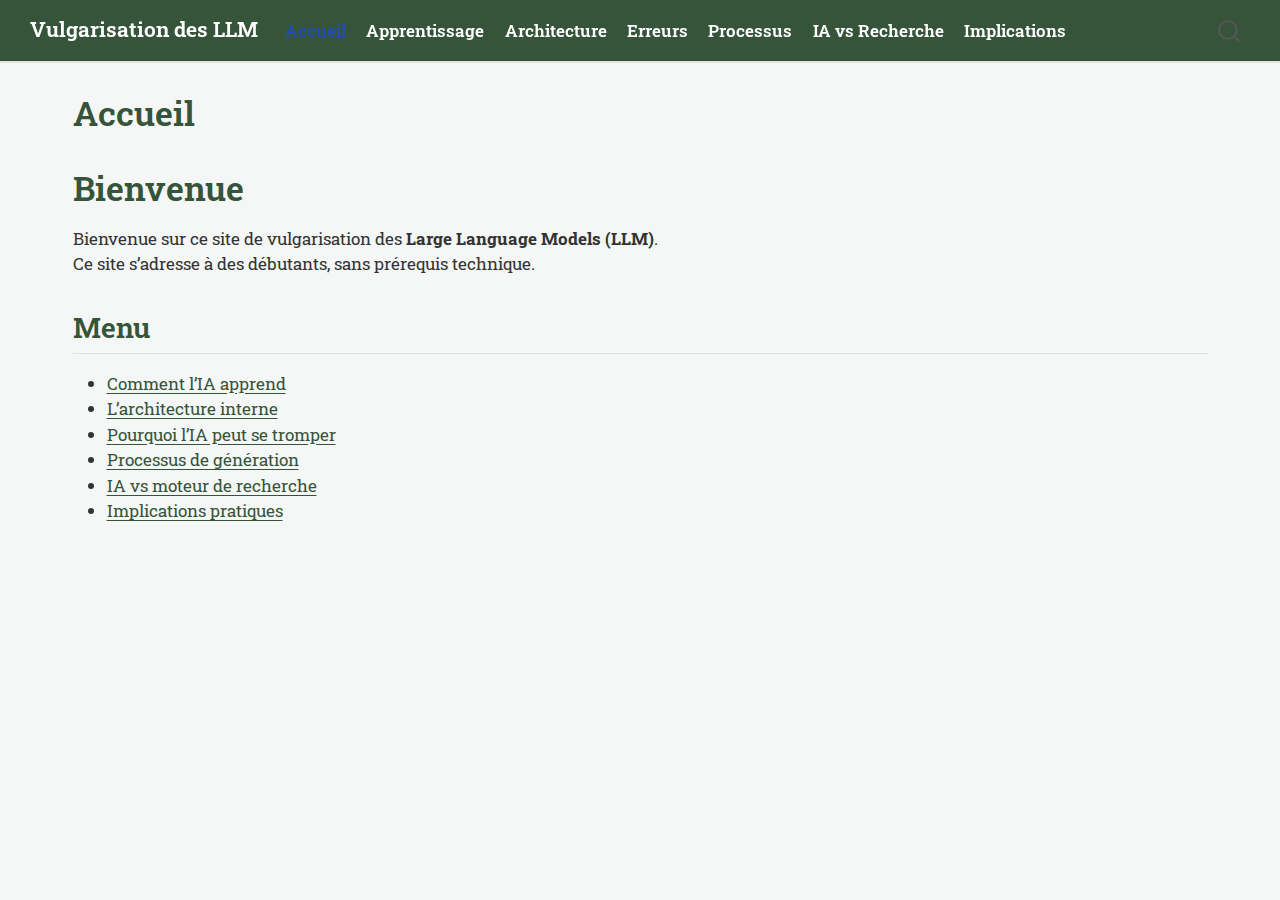
<file: index.html>
<!DOCTYPE html>
<html xmlns="http://www.w3.org/1999/xhtml" lang="en" xml:lang="en"><head>

<meta charset="utf-8">
<meta name="generator" content="quarto-1.7.32">

<meta name="viewport" content="width=device-width, initial-scale=1.0, user-scalable=yes">


<title>Accueil – Vulgarisation des LLM</title>
<style>
code{white-space: pre-wrap;}
span.smallcaps{font-variant: small-caps;}
div.columns{display: flex; gap: min(4vw, 1.5em);}
div.column{flex: auto; overflow-x: auto;}
div.hanging-indent{margin-left: 1.5em; text-indent: -1.5em;}
ul.task-list{list-style: none;}
ul.task-list li input[type="checkbox"] {
  width: 0.8em;
  margin: 0 0.8em 0.2em -1em; /* quarto-specific, see https://github.com/quarto-dev/quarto-cli/issues/4556 */ 
  vertical-align: middle;
}
</style>


<script src="site_libs/quarto-nav/quarto-nav.js"></script>
<script src="site_libs/quarto-nav/headroom.min.js"></script>
<script src="site_libs/clipboard/clipboard.min.js"></script>
<script src="site_libs/quarto-search/autocomplete.umd.js"></script>
<script src="site_libs/quarto-search/fuse.min.js"></script>
<script src="site_libs/quarto-search/quarto-search.js"></script>
<meta name="quarto:offset" content="./">
<script src="site_libs/quarto-html/quarto.js" type="module"></script>
<script src="site_libs/quarto-html/tabsets/tabsets.js" type="module"></script>
<script src="site_libs/quarto-html/popper.min.js"></script>
<script src="site_libs/quarto-html/tippy.umd.min.js"></script>
<script src="site_libs/quarto-html/anchor.min.js"></script>
<link href="site_libs/quarto-html/tippy.css" rel="stylesheet">
<link href="site_libs/quarto-html/quarto-syntax-highlighting-37eea08aefeeee20ff55810ff984fec1.css" rel="stylesheet" id="quarto-text-highlighting-styles">
<script src="site_libs/bootstrap/bootstrap.min.js"></script>
<link href="site_libs/bootstrap/bootstrap-icons.css" rel="stylesheet">
<link href="site_libs/bootstrap/bootstrap-dfb324f25d9b1687192fa8be62ac8f9c.min.css" rel="stylesheet" append-hash="true" id="quarto-bootstrap" data-mode="light">
<script id="quarto-search-options" type="application/json">{
  "location": "navbar",
  "copy-button": false,
  "collapse-after": 3,
  "panel-placement": "end",
  "type": "overlay",
  "limit": 50,
  "keyboard-shortcut": [
    "f",
    "/",
    "s"
  ],
  "show-item-context": false,
  "language": {
    "search-no-results-text": "No results",
    "search-matching-documents-text": "matching documents",
    "search-copy-link-title": "Copy link to search",
    "search-hide-matches-text": "Hide additional matches",
    "search-more-match-text": "more match in this document",
    "search-more-matches-text": "more matches in this document",
    "search-clear-button-title": "Clear",
    "search-text-placeholder": "",
    "search-detached-cancel-button-title": "Cancel",
    "search-submit-button-title": "Submit",
    "search-label": "Search"
  }
}</script>


<link rel="stylesheet" href="styles.css">
</head>

<body class="nav-fixed quarto-light">

<div id="quarto-search-results"></div>
  <header id="quarto-header" class="headroom fixed-top">
    <nav class="navbar navbar-expand-lg " data-bs-theme="dark">
      <div class="navbar-container container-fluid">
      <div class="navbar-brand-container mx-auto">
    <a class="navbar-brand" href="./index.html">
    <span class="navbar-title">Vulgarisation des LLM</span>
    </a>
  </div>
            <div id="quarto-search" class="" title="Search"></div>
          <button class="navbar-toggler" type="button" data-bs-toggle="collapse" data-bs-target="#navbarCollapse" aria-controls="navbarCollapse" role="menu" aria-expanded="false" aria-label="Toggle navigation" onclick="if (window.quartoToggleHeadroom) { window.quartoToggleHeadroom(); }">
  <span class="navbar-toggler-icon"></span>
</button>
          <div class="collapse navbar-collapse" id="navbarCollapse">
            <ul class="navbar-nav navbar-nav-scroll me-auto">
  <li class="nav-item">
    <a class="nav-link active" href="./index.html" aria-current="page"> 
<span class="menu-text">Accueil</span></a>
  </li>  
  <li class="nav-item">
    <a class="nav-link" href="./apprentissage.html"> 
<span class="menu-text">Apprentissage</span></a>
  </li>  
  <li class="nav-item">
    <a class="nav-link" href="./architecture.html"> 
<span class="menu-text">Architecture</span></a>
  </li>  
  <li class="nav-item">
    <a class="nav-link" href="./erreurs.html"> 
<span class="menu-text">Erreurs</span></a>
  </li>  
  <li class="nav-item">
    <a class="nav-link" href="./processus.html"> 
<span class="menu-text">Processus</span></a>
  </li>  
  <li class="nav-item">
    <a class="nav-link" href="./difference.html"> 
<span class="menu-text">IA vs Recherche</span></a>
  </li>  
  <li class="nav-item">
    <a class="nav-link" href="./implications.html"> 
<span class="menu-text">Implications</span></a>
  </li>  
</ul>
          </div> <!-- /navcollapse -->
            <div class="quarto-navbar-tools">
</div>
      </div> <!-- /container-fluid -->
    </nav>
</header>
<!-- content -->
<div id="quarto-content" class="quarto-container page-columns page-rows-contents page-layout-full page-navbar">
<!-- sidebar -->
<!-- margin-sidebar -->
    
<!-- main -->
<main class="content column-page" id="quarto-document-content">

<header id="title-block-header" class="quarto-title-block default">
<div class="quarto-title">
<h1 class="title">Accueil</h1>
</div>



<div class="quarto-title-meta column-page">

    
  
    
  </div>
  


</header>


<section id="bienvenue" class="level1">
<h1>Bienvenue</h1>
<p>Bienvenue sur ce site de vulgarisation des <strong>Large Language Models (LLM)</strong>.<br>
Ce site s’adresse à des débutants, sans prérequis technique.</p>
<section id="menu" class="level2">
<h2 class="anchored" data-anchor-id="menu">Menu</h2>
<ul>
<li><a href="./apprentissage.html">Comment l’IA apprend</a><br>
</li>
<li><a href="./architecture.html">L’architecture interne</a><br>
</li>
<li><a href="./erreurs.html">Pourquoi l’IA peut se tromper</a><br>
</li>
<li><a href="./processus.html">Processus de génération</a><br>
</li>
<li><a href="./difference.html">IA vs moteur de recherche</a><br>
</li>
<li><a href="./implications.html">Implications pratiques</a></li>
</ul>


</section>
</section>

</main> <!-- /main -->
<script id="quarto-html-after-body" type="application/javascript">
  window.document.addEventListener("DOMContentLoaded", function (event) {
    const icon = "";
    const anchorJS = new window.AnchorJS();
    anchorJS.options = {
      placement: 'right',
      icon: icon
    };
    anchorJS.add('.anchored');
    const isCodeAnnotation = (el) => {
      for (const clz of el.classList) {
        if (clz.startsWith('code-annotation-')) {                     
          return true;
        }
      }
      return false;
    }
    const onCopySuccess = function(e) {
      // button target
      const button = e.trigger;
      // don't keep focus
      button.blur();
      // flash "checked"
      button.classList.add('code-copy-button-checked');
      var currentTitle = button.getAttribute("title");
      button.setAttribute("title", "Copied!");
      let tooltip;
      if (window.bootstrap) {
        button.setAttribute("data-bs-toggle", "tooltip");
        button.setAttribute("data-bs-placement", "left");
        button.setAttribute("data-bs-title", "Copied!");
        tooltip = new bootstrap.Tooltip(button, 
          { trigger: "manual", 
            customClass: "code-copy-button-tooltip",
            offset: [0, -8]});
        tooltip.show();    
      }
      setTimeout(function() {
        if (tooltip) {
          tooltip.hide();
          button.removeAttribute("data-bs-title");
          button.removeAttribute("data-bs-toggle");
          button.removeAttribute("data-bs-placement");
        }
        button.setAttribute("title", currentTitle);
        button.classList.remove('code-copy-button-checked');
      }, 1000);
      // clear code selection
      e.clearSelection();
    }
    const getTextToCopy = function(trigger) {
        const codeEl = trigger.previousElementSibling.cloneNode(true);
        for (const childEl of codeEl.children) {
          if (isCodeAnnotation(childEl)) {
            childEl.remove();
          }
        }
        return codeEl.innerText;
    }
    const clipboard = new window.ClipboardJS('.code-copy-button:not([data-in-quarto-modal])', {
      text: getTextToCopy
    });
    clipboard.on('success', onCopySuccess);
    if (window.document.getElementById('quarto-embedded-source-code-modal')) {
      const clipboardModal = new window.ClipboardJS('.code-copy-button[data-in-quarto-modal]', {
        text: getTextToCopy,
        container: window.document.getElementById('quarto-embedded-source-code-modal')
      });
      clipboardModal.on('success', onCopySuccess);
    }
      var localhostRegex = new RegExp(/^(?:http|https):\/\/localhost\:?[0-9]*\//);
      var mailtoRegex = new RegExp(/^mailto:/);
        var filterRegex = new RegExp("https:\/\/MaryleneH\.github\.io\/Vulgarisation_LLM\/");
      var isInternal = (href) => {
          return filterRegex.test(href) || localhostRegex.test(href) || mailtoRegex.test(href);
      }
      // Inspect non-navigation links and adorn them if external
     var links = window.document.querySelectorAll('a[href]:not(.nav-link):not(.navbar-brand):not(.toc-action):not(.sidebar-link):not(.sidebar-item-toggle):not(.pagination-link):not(.no-external):not([aria-hidden]):not(.dropdown-item):not(.quarto-navigation-tool):not(.about-link)');
      for (var i=0; i<links.length; i++) {
        const link = links[i];
        if (!isInternal(link.href)) {
          // undo the damage that might have been done by quarto-nav.js in the case of
          // links that we want to consider external
          if (link.dataset.originalHref !== undefined) {
            link.href = link.dataset.originalHref;
          }
        }
      }
    function tippyHover(el, contentFn, onTriggerFn, onUntriggerFn) {
      const config = {
        allowHTML: true,
        maxWidth: 500,
        delay: 100,
        arrow: false,
        appendTo: function(el) {
            return el.parentElement;
        },
        interactive: true,
        interactiveBorder: 10,
        theme: 'quarto',
        placement: 'bottom-start',
      };
      if (contentFn) {
        config.content = contentFn;
      }
      if (onTriggerFn) {
        config.onTrigger = onTriggerFn;
      }
      if (onUntriggerFn) {
        config.onUntrigger = onUntriggerFn;
      }
      window.tippy(el, config); 
    }
    const noterefs = window.document.querySelectorAll('a[role="doc-noteref"]');
    for (var i=0; i<noterefs.length; i++) {
      const ref = noterefs[i];
      tippyHover(ref, function() {
        // use id or data attribute instead here
        let href = ref.getAttribute('data-footnote-href') || ref.getAttribute('href');
        try { href = new URL(href).hash; } catch {}
        const id = href.replace(/^#\/?/, "");
        const note = window.document.getElementById(id);
        if (note) {
          return note.innerHTML;
        } else {
          return "";
        }
      });
    }
    const xrefs = window.document.querySelectorAll('a.quarto-xref');
    const processXRef = (id, note) => {
      // Strip column container classes
      const stripColumnClz = (el) => {
        el.classList.remove("page-full", "page-columns");
        if (el.children) {
          for (const child of el.children) {
            stripColumnClz(child);
          }
        }
      }
      stripColumnClz(note)
      if (id === null || id.startsWith('sec-')) {
        // Special case sections, only their first couple elements
        const container = document.createElement("div");
        if (note.children && note.children.length > 2) {
          container.appendChild(note.children[0].cloneNode(true));
          for (let i = 1; i < note.children.length; i++) {
            const child = note.children[i];
            if (child.tagName === "P" && child.innerText === "") {
              continue;
            } else {
              container.appendChild(child.cloneNode(true));
              break;
            }
          }
          if (window.Quarto?.typesetMath) {
            window.Quarto.typesetMath(container);
          }
          return container.innerHTML
        } else {
          if (window.Quarto?.typesetMath) {
            window.Quarto.typesetMath(note);
          }
          return note.innerHTML;
        }
      } else {
        // Remove any anchor links if they are present
        const anchorLink = note.querySelector('a.anchorjs-link');
        if (anchorLink) {
          anchorLink.remove();
        }
        if (window.Quarto?.typesetMath) {
          window.Quarto.typesetMath(note);
        }
        if (note.classList.contains("callout")) {
          return note.outerHTML;
        } else {
          return note.innerHTML;
        }
      }
    }
    for (var i=0; i<xrefs.length; i++) {
      const xref = xrefs[i];
      tippyHover(xref, undefined, function(instance) {
        instance.disable();
        let url = xref.getAttribute('href');
        let hash = undefined; 
        if (url.startsWith('#')) {
          hash = url;
        } else {
          try { hash = new URL(url).hash; } catch {}
        }
        if (hash) {
          const id = hash.replace(/^#\/?/, "");
          const note = window.document.getElementById(id);
          if (note !== null) {
            try {
              const html = processXRef(id, note.cloneNode(true));
              instance.setContent(html);
            } finally {
              instance.enable();
              instance.show();
            }
          } else {
            // See if we can fetch this
            fetch(url.split('#')[0])
            .then(res => res.text())
            .then(html => {
              const parser = new DOMParser();
              const htmlDoc = parser.parseFromString(html, "text/html");
              const note = htmlDoc.getElementById(id);
              if (note !== null) {
                const html = processXRef(id, note);
                instance.setContent(html);
              } 
            }).finally(() => {
              instance.enable();
              instance.show();
            });
          }
        } else {
          // See if we can fetch a full url (with no hash to target)
          // This is a special case and we should probably do some content thinning / targeting
          fetch(url)
          .then(res => res.text())
          .then(html => {
            const parser = new DOMParser();
            const htmlDoc = parser.parseFromString(html, "text/html");
            const note = htmlDoc.querySelector('main.content');
            if (note !== null) {
              // This should only happen for chapter cross references
              // (since there is no id in the URL)
              // remove the first header
              if (note.children.length > 0 && note.children[0].tagName === "HEADER") {
                note.children[0].remove();
              }
              const html = processXRef(null, note);
              instance.setContent(html);
            } 
          }).finally(() => {
            instance.enable();
            instance.show();
          });
        }
      }, function(instance) {
      });
    }
        let selectedAnnoteEl;
        const selectorForAnnotation = ( cell, annotation) => {
          let cellAttr = 'data-code-cell="' + cell + '"';
          let lineAttr = 'data-code-annotation="' +  annotation + '"';
          const selector = 'span[' + cellAttr + '][' + lineAttr + ']';
          return selector;
        }
        const selectCodeLines = (annoteEl) => {
          const doc = window.document;
          const targetCell = annoteEl.getAttribute("data-target-cell");
          const targetAnnotation = annoteEl.getAttribute("data-target-annotation");
          const annoteSpan = window.document.querySelector(selectorForAnnotation(targetCell, targetAnnotation));
          const lines = annoteSpan.getAttribute("data-code-lines").split(",");
          const lineIds = lines.map((line) => {
            return targetCell + "-" + line;
          })
          let top = null;
          let height = null;
          let parent = null;
          if (lineIds.length > 0) {
              //compute the position of the single el (top and bottom and make a div)
              const el = window.document.getElementById(lineIds[0]);
              top = el.offsetTop;
              height = el.offsetHeight;
              parent = el.parentElement.parentElement;
            if (lineIds.length > 1) {
              const lastEl = window.document.getElementById(lineIds[lineIds.length - 1]);
              const bottom = lastEl.offsetTop + lastEl.offsetHeight;
              height = bottom - top;
            }
            if (top !== null && height !== null && parent !== null) {
              // cook up a div (if necessary) and position it 
              let div = window.document.getElementById("code-annotation-line-highlight");
              if (div === null) {
                div = window.document.createElement("div");
                div.setAttribute("id", "code-annotation-line-highlight");
                div.style.position = 'absolute';
                parent.appendChild(div);
              }
              div.style.top = top - 2 + "px";
              div.style.height = height + 4 + "px";
              div.style.left = 0;
              let gutterDiv = window.document.getElementById("code-annotation-line-highlight-gutter");
              if (gutterDiv === null) {
                gutterDiv = window.document.createElement("div");
                gutterDiv.setAttribute("id", "code-annotation-line-highlight-gutter");
                gutterDiv.style.position = 'absolute';
                const codeCell = window.document.getElementById(targetCell);
                const gutter = codeCell.querySelector('.code-annotation-gutter');
                gutter.appendChild(gutterDiv);
              }
              gutterDiv.style.top = top - 2 + "px";
              gutterDiv.style.height = height + 4 + "px";
            }
            selectedAnnoteEl = annoteEl;
          }
        };
        const unselectCodeLines = () => {
          const elementsIds = ["code-annotation-line-highlight", "code-annotation-line-highlight-gutter"];
          elementsIds.forEach((elId) => {
            const div = window.document.getElementById(elId);
            if (div) {
              div.remove();
            }
          });
          selectedAnnoteEl = undefined;
        };
          // Handle positioning of the toggle
      window.addEventListener(
        "resize",
        throttle(() => {
          elRect = undefined;
          if (selectedAnnoteEl) {
            selectCodeLines(selectedAnnoteEl);
          }
        }, 10)
      );
      function throttle(fn, ms) {
      let throttle = false;
      let timer;
        return (...args) => {
          if(!throttle) { // first call gets through
              fn.apply(this, args);
              throttle = true;
          } else { // all the others get throttled
              if(timer) clearTimeout(timer); // cancel #2
              timer = setTimeout(() => {
                fn.apply(this, args);
                timer = throttle = false;
              }, ms);
          }
        };
      }
        // Attach click handler to the DT
        const annoteDls = window.document.querySelectorAll('dt[data-target-cell]');
        for (const annoteDlNode of annoteDls) {
          annoteDlNode.addEventListener('click', (event) => {
            const clickedEl = event.target;
            if (clickedEl !== selectedAnnoteEl) {
              unselectCodeLines();
              const activeEl = window.document.querySelector('dt[data-target-cell].code-annotation-active');
              if (activeEl) {
                activeEl.classList.remove('code-annotation-active');
              }
              selectCodeLines(clickedEl);
              clickedEl.classList.add('code-annotation-active');
            } else {
              // Unselect the line
              unselectCodeLines();
              clickedEl.classList.remove('code-annotation-active');
            }
          });
        }
    const findCites = (el) => {
      const parentEl = el.parentElement;
      if (parentEl) {
        const cites = parentEl.dataset.cites;
        if (cites) {
          return {
            el,
            cites: cites.split(' ')
          };
        } else {
          return findCites(el.parentElement)
        }
      } else {
        return undefined;
      }
    };
    var bibliorefs = window.document.querySelectorAll('a[role="doc-biblioref"]');
    for (var i=0; i<bibliorefs.length; i++) {
      const ref = bibliorefs[i];
      const citeInfo = findCites(ref);
      if (citeInfo) {
        tippyHover(citeInfo.el, function() {
          var popup = window.document.createElement('div');
          citeInfo.cites.forEach(function(cite) {
            var citeDiv = window.document.createElement('div');
            citeDiv.classList.add('hanging-indent');
            citeDiv.classList.add('csl-entry');
            var biblioDiv = window.document.getElementById('ref-' + cite);
            if (biblioDiv) {
              citeDiv.innerHTML = biblioDiv.innerHTML;
            }
            popup.appendChild(citeDiv);
          });
          return popup.innerHTML;
        });
      }
    }
  });
  </script>
</div> <!-- /content -->




</body></html>
</file>
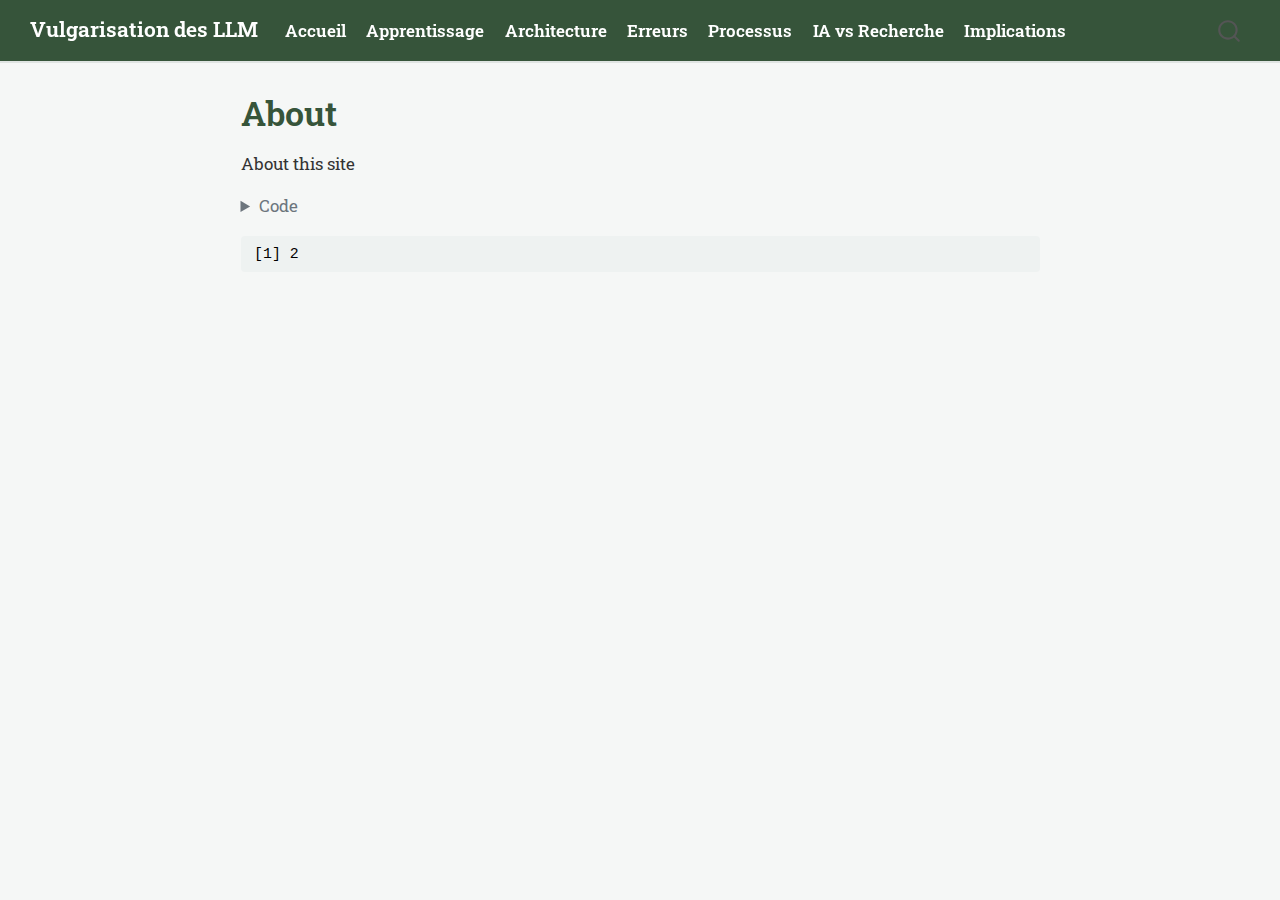
<file: about.html>
<!DOCTYPE html>
<html xmlns="http://www.w3.org/1999/xhtml" lang="en" xml:lang="en"><head>

<meta charset="utf-8">
<meta name="generator" content="quarto-1.7.32">

<meta name="viewport" content="width=device-width, initial-scale=1.0, user-scalable=yes">


<title>About – Vulgarisation des LLM</title>
<style>
code{white-space: pre-wrap;}
span.smallcaps{font-variant: small-caps;}
div.columns{display: flex; gap: min(4vw, 1.5em);}
div.column{flex: auto; overflow-x: auto;}
div.hanging-indent{margin-left: 1.5em; text-indent: -1.5em;}
ul.task-list{list-style: none;}
ul.task-list li input[type="checkbox"] {
  width: 0.8em;
  margin: 0 0.8em 0.2em -1em; /* quarto-specific, see https://github.com/quarto-dev/quarto-cli/issues/4556 */ 
  vertical-align: middle;
}
/* CSS for syntax highlighting */
html { -webkit-text-size-adjust: 100%; }
pre > code.sourceCode { white-space: pre; position: relative; }
pre > code.sourceCode > span { display: inline-block; line-height: 1.25; }
pre > code.sourceCode > span:empty { height: 1.2em; }
.sourceCode { overflow: visible; }
code.sourceCode > span { color: inherit; text-decoration: inherit; }
div.sourceCode { margin: 1em 0; }
pre.sourceCode { margin: 0; }
@media screen {
div.sourceCode { overflow: auto; }
}
@media print {
pre > code.sourceCode { white-space: pre-wrap; }
pre > code.sourceCode > span { text-indent: -5em; padding-left: 5em; }
}
pre.numberSource code
  { counter-reset: source-line 0; }
pre.numberSource code > span
  { position: relative; left: -4em; counter-increment: source-line; }
pre.numberSource code > span > a:first-child::before
  { content: counter(source-line);
    position: relative; left: -1em; text-align: right; vertical-align: baseline;
    border: none; display: inline-block;
    -webkit-touch-callout: none; -webkit-user-select: none;
    -khtml-user-select: none; -moz-user-select: none;
    -ms-user-select: none; user-select: none;
    padding: 0 4px; width: 4em;
  }
pre.numberSource { margin-left: 3em;  padding-left: 4px; }
div.sourceCode
  {   }
@media screen {
pre > code.sourceCode > span > a:first-child::before { text-decoration: underline; }
}
</style>


<script src="site_libs/quarto-nav/quarto-nav.js"></script>
<script src="site_libs/quarto-nav/headroom.min.js"></script>
<script src="site_libs/clipboard/clipboard.min.js"></script>
<script src="site_libs/quarto-search/autocomplete.umd.js"></script>
<script src="site_libs/quarto-search/fuse.min.js"></script>
<script src="site_libs/quarto-search/quarto-search.js"></script>
<meta name="quarto:offset" content="./">
<script src="site_libs/quarto-html/quarto.js" type="module"></script>
<script src="site_libs/quarto-html/tabsets/tabsets.js" type="module"></script>
<script src="site_libs/quarto-html/popper.min.js"></script>
<script src="site_libs/quarto-html/tippy.umd.min.js"></script>
<script src="site_libs/quarto-html/anchor.min.js"></script>
<link href="site_libs/quarto-html/tippy.css" rel="stylesheet">
<link href="site_libs/quarto-html/quarto-syntax-highlighting-37eea08aefeeee20ff55810ff984fec1.css" rel="stylesheet" id="quarto-text-highlighting-styles">
<script src="site_libs/bootstrap/bootstrap.min.js"></script>
<link href="site_libs/bootstrap/bootstrap-icons.css" rel="stylesheet">
<link href="site_libs/bootstrap/bootstrap-dfb324f25d9b1687192fa8be62ac8f9c.min.css" rel="stylesheet" append-hash="true" id="quarto-bootstrap" data-mode="light">
<script id="quarto-search-options" type="application/json">{
  "location": "navbar",
  "copy-button": false,
  "collapse-after": 3,
  "panel-placement": "end",
  "type": "overlay",
  "limit": 50,
  "keyboard-shortcut": [
    "f",
    "/",
    "s"
  ],
  "show-item-context": false,
  "language": {
    "search-no-results-text": "No results",
    "search-matching-documents-text": "matching documents",
    "search-copy-link-title": "Copy link to search",
    "search-hide-matches-text": "Hide additional matches",
    "search-more-match-text": "more match in this document",
    "search-more-matches-text": "more matches in this document",
    "search-clear-button-title": "Clear",
    "search-text-placeholder": "",
    "search-detached-cancel-button-title": "Cancel",
    "search-submit-button-title": "Submit",
    "search-label": "Search"
  }
}</script>


<link rel="stylesheet" href="styles.css">
</head>

<body class="nav-fixed fullcontent quarto-light">

<div id="quarto-search-results"></div>
  <header id="quarto-header" class="headroom fixed-top">
    <nav class="navbar navbar-expand-lg " data-bs-theme="dark">
      <div class="navbar-container container-fluid">
      <div class="navbar-brand-container mx-auto">
    <a class="navbar-brand" href="./index.html">
    <span class="navbar-title">Vulgarisation des LLM</span>
    </a>
  </div>
            <div id="quarto-search" class="" title="Search"></div>
          <button class="navbar-toggler" type="button" data-bs-toggle="collapse" data-bs-target="#navbarCollapse" aria-controls="navbarCollapse" role="menu" aria-expanded="false" aria-label="Toggle navigation" onclick="if (window.quartoToggleHeadroom) { window.quartoToggleHeadroom(); }">
  <span class="navbar-toggler-icon"></span>
</button>
          <div class="collapse navbar-collapse" id="navbarCollapse">
            <ul class="navbar-nav navbar-nav-scroll me-auto">
  <li class="nav-item">
    <a class="nav-link" href="./index.html"> 
<span class="menu-text">Accueil</span></a>
  </li>  
  <li class="nav-item">
    <a class="nav-link" href="./apprentissage.qmd"> 
<span class="menu-text">Apprentissage</span></a>
  </li>  
  <li class="nav-item">
    <a class="nav-link" href="./architecture.html"> 
<span class="menu-text">Architecture</span></a>
  </li>  
  <li class="nav-item">
    <a class="nav-link" href="./erreurs.html"> 
<span class="menu-text">Erreurs</span></a>
  </li>  
  <li class="nav-item">
    <a class="nav-link" href="./processus.html"> 
<span class="menu-text">Processus</span></a>
  </li>  
  <li class="nav-item">
    <a class="nav-link" href="./difference.html"> 
<span class="menu-text">IA vs Recherche</span></a>
  </li>  
  <li class="nav-item">
    <a class="nav-link" href="./implications.html"> 
<span class="menu-text">Implications</span></a>
  </li>  
</ul>
          </div> <!-- /navcollapse -->
            <div class="quarto-navbar-tools">
</div>
      </div> <!-- /container-fluid -->
    </nav>
</header>
<!-- content -->
<div id="quarto-content" class="quarto-container page-columns page-rows-contents page-layout-article page-navbar">
<!-- sidebar -->
<!-- margin-sidebar -->
    
<!-- main -->
<main class="content" id="quarto-document-content">

<header id="title-block-header" class="quarto-title-block default">
<div class="quarto-title">
<h1 class="title">About</h1>
</div>



<div class="quarto-title-meta">

    
  
    
  </div>
  


</header>


<p>About this site</p>
<div class="cell">
<details class="code-fold">
<summary>Code</summary>
<div class="sourceCode cell-code" id="cb1"><pre class="sourceCode r code-with-copy"><code class="sourceCode r"><span id="cb1-1"><a href="#cb1-1" aria-hidden="true" tabindex="-1"></a><span class="dv">1</span> <span class="sc">+</span> <span class="dv">1</span></span></code><button title="Copy to Clipboard" class="code-copy-button"><i class="bi"></i></button></pre></div>
</details>
<div class="cell-output cell-output-stdout">
<pre><code>[1] 2</code></pre>
</div>
</div>



</main> <!-- /main -->
<script id="quarto-html-after-body" type="application/javascript">
  window.document.addEventListener("DOMContentLoaded", function (event) {
    const icon = "";
    const anchorJS = new window.AnchorJS();
    anchorJS.options = {
      placement: 'right',
      icon: icon
    };
    anchorJS.add('.anchored');
    const isCodeAnnotation = (el) => {
      for (const clz of el.classList) {
        if (clz.startsWith('code-annotation-')) {                     
          return true;
        }
      }
      return false;
    }
    const onCopySuccess = function(e) {
      // button target
      const button = e.trigger;
      // don't keep focus
      button.blur();
      // flash "checked"
      button.classList.add('code-copy-button-checked');
      var currentTitle = button.getAttribute("title");
      button.setAttribute("title", "Copied!");
      let tooltip;
      if (window.bootstrap) {
        button.setAttribute("data-bs-toggle", "tooltip");
        button.setAttribute("data-bs-placement", "left");
        button.setAttribute("data-bs-title", "Copied!");
        tooltip = new bootstrap.Tooltip(button, 
          { trigger: "manual", 
            customClass: "code-copy-button-tooltip",
            offset: [0, -8]});
        tooltip.show();    
      }
      setTimeout(function() {
        if (tooltip) {
          tooltip.hide();
          button.removeAttribute("data-bs-title");
          button.removeAttribute("data-bs-toggle");
          button.removeAttribute("data-bs-placement");
        }
        button.setAttribute("title", currentTitle);
        button.classList.remove('code-copy-button-checked');
      }, 1000);
      // clear code selection
      e.clearSelection();
    }
    const getTextToCopy = function(trigger) {
        const codeEl = trigger.previousElementSibling.cloneNode(true);
        for (const childEl of codeEl.children) {
          if (isCodeAnnotation(childEl)) {
            childEl.remove();
          }
        }
        return codeEl.innerText;
    }
    const clipboard = new window.ClipboardJS('.code-copy-button:not([data-in-quarto-modal])', {
      text: getTextToCopy
    });
    clipboard.on('success', onCopySuccess);
    if (window.document.getElementById('quarto-embedded-source-code-modal')) {
      const clipboardModal = new window.ClipboardJS('.code-copy-button[data-in-quarto-modal]', {
        text: getTextToCopy,
        container: window.document.getElementById('quarto-embedded-source-code-modal')
      });
      clipboardModal.on('success', onCopySuccess);
    }
      var localhostRegex = new RegExp(/^(?:http|https):\/\/localhost\:?[0-9]*\//);
      var mailtoRegex = new RegExp(/^mailto:/);
        var filterRegex = new RegExp('/' + window.location.host + '/');
      var isInternal = (href) => {
          return filterRegex.test(href) || localhostRegex.test(href) || mailtoRegex.test(href);
      }
      // Inspect non-navigation links and adorn them if external
     var links = window.document.querySelectorAll('a[href]:not(.nav-link):not(.navbar-brand):not(.toc-action):not(.sidebar-link):not(.sidebar-item-toggle):not(.pagination-link):not(.no-external):not([aria-hidden]):not(.dropdown-item):not(.quarto-navigation-tool):not(.about-link)');
      for (var i=0; i<links.length; i++) {
        const link = links[i];
        if (!isInternal(link.href)) {
          // undo the damage that might have been done by quarto-nav.js in the case of
          // links that we want to consider external
          if (link.dataset.originalHref !== undefined) {
            link.href = link.dataset.originalHref;
          }
        }
      }
    function tippyHover(el, contentFn, onTriggerFn, onUntriggerFn) {
      const config = {
        allowHTML: true,
        maxWidth: 500,
        delay: 100,
        arrow: false,
        appendTo: function(el) {
            return el.parentElement;
        },
        interactive: true,
        interactiveBorder: 10,
        theme: 'quarto',
        placement: 'bottom-start',
      };
      if (contentFn) {
        config.content = contentFn;
      }
      if (onTriggerFn) {
        config.onTrigger = onTriggerFn;
      }
      if (onUntriggerFn) {
        config.onUntrigger = onUntriggerFn;
      }
      window.tippy(el, config); 
    }
    const noterefs = window.document.querySelectorAll('a[role="doc-noteref"]');
    for (var i=0; i<noterefs.length; i++) {
      const ref = noterefs[i];
      tippyHover(ref, function() {
        // use id or data attribute instead here
        let href = ref.getAttribute('data-footnote-href') || ref.getAttribute('href');
        try { href = new URL(href).hash; } catch {}
        const id = href.replace(/^#\/?/, "");
        const note = window.document.getElementById(id);
        if (note) {
          return note.innerHTML;
        } else {
          return "";
        }
      });
    }
    const xrefs = window.document.querySelectorAll('a.quarto-xref');
    const processXRef = (id, note) => {
      // Strip column container classes
      const stripColumnClz = (el) => {
        el.classList.remove("page-full", "page-columns");
        if (el.children) {
          for (const child of el.children) {
            stripColumnClz(child);
          }
        }
      }
      stripColumnClz(note)
      if (id === null || id.startsWith('sec-')) {
        // Special case sections, only their first couple elements
        const container = document.createElement("div");
        if (note.children && note.children.length > 2) {
          container.appendChild(note.children[0].cloneNode(true));
          for (let i = 1; i < note.children.length; i++) {
            const child = note.children[i];
            if (child.tagName === "P" && child.innerText === "") {
              continue;
            } else {
              container.appendChild(child.cloneNode(true));
              break;
            }
          }
          if (window.Quarto?.typesetMath) {
            window.Quarto.typesetMath(container);
          }
          return container.innerHTML
        } else {
          if (window.Quarto?.typesetMath) {
            window.Quarto.typesetMath(note);
          }
          return note.innerHTML;
        }
      } else {
        // Remove any anchor links if they are present
        const anchorLink = note.querySelector('a.anchorjs-link');
        if (anchorLink) {
          anchorLink.remove();
        }
        if (window.Quarto?.typesetMath) {
          window.Quarto.typesetMath(note);
        }
        if (note.classList.contains("callout")) {
          return note.outerHTML;
        } else {
          return note.innerHTML;
        }
      }
    }
    for (var i=0; i<xrefs.length; i++) {
      const xref = xrefs[i];
      tippyHover(xref, undefined, function(instance) {
        instance.disable();
        let url = xref.getAttribute('href');
        let hash = undefined; 
        if (url.startsWith('#')) {
          hash = url;
        } else {
          try { hash = new URL(url).hash; } catch {}
        }
        if (hash) {
          const id = hash.replace(/^#\/?/, "");
          const note = window.document.getElementById(id);
          if (note !== null) {
            try {
              const html = processXRef(id, note.cloneNode(true));
              instance.setContent(html);
            } finally {
              instance.enable();
              instance.show();
            }
          } else {
            // See if we can fetch this
            fetch(url.split('#')[0])
            .then(res => res.text())
            .then(html => {
              const parser = new DOMParser();
              const htmlDoc = parser.parseFromString(html, "text/html");
              const note = htmlDoc.getElementById(id);
              if (note !== null) {
                const html = processXRef(id, note);
                instance.setContent(html);
              } 
            }).finally(() => {
              instance.enable();
              instance.show();
            });
          }
        } else {
          // See if we can fetch a full url (with no hash to target)
          // This is a special case and we should probably do some content thinning / targeting
          fetch(url)
          .then(res => res.text())
          .then(html => {
            const parser = new DOMParser();
            const htmlDoc = parser.parseFromString(html, "text/html");
            const note = htmlDoc.querySelector('main.content');
            if (note !== null) {
              // This should only happen for chapter cross references
              // (since there is no id in the URL)
              // remove the first header
              if (note.children.length > 0 && note.children[0].tagName === "HEADER") {
                note.children[0].remove();
              }
              const html = processXRef(null, note);
              instance.setContent(html);
            } 
          }).finally(() => {
            instance.enable();
            instance.show();
          });
        }
      }, function(instance) {
      });
    }
        let selectedAnnoteEl;
        const selectorForAnnotation = ( cell, annotation) => {
          let cellAttr = 'data-code-cell="' + cell + '"';
          let lineAttr = 'data-code-annotation="' +  annotation + '"';
          const selector = 'span[' + cellAttr + '][' + lineAttr + ']';
          return selector;
        }
        const selectCodeLines = (annoteEl) => {
          const doc = window.document;
          const targetCell = annoteEl.getAttribute("data-target-cell");
          const targetAnnotation = annoteEl.getAttribute("data-target-annotation");
          const annoteSpan = window.document.querySelector(selectorForAnnotation(targetCell, targetAnnotation));
          const lines = annoteSpan.getAttribute("data-code-lines").split(",");
          const lineIds = lines.map((line) => {
            return targetCell + "-" + line;
          })
          let top = null;
          let height = null;
          let parent = null;
          if (lineIds.length > 0) {
              //compute the position of the single el (top and bottom and make a div)
              const el = window.document.getElementById(lineIds[0]);
              top = el.offsetTop;
              height = el.offsetHeight;
              parent = el.parentElement.parentElement;
            if (lineIds.length > 1) {
              const lastEl = window.document.getElementById(lineIds[lineIds.length - 1]);
              const bottom = lastEl.offsetTop + lastEl.offsetHeight;
              height = bottom - top;
            }
            if (top !== null && height !== null && parent !== null) {
              // cook up a div (if necessary) and position it 
              let div = window.document.getElementById("code-annotation-line-highlight");
              if (div === null) {
                div = window.document.createElement("div");
                div.setAttribute("id", "code-annotation-line-highlight");
                div.style.position = 'absolute';
                parent.appendChild(div);
              }
              div.style.top = top - 2 + "px";
              div.style.height = height + 4 + "px";
              div.style.left = 0;
              let gutterDiv = window.document.getElementById("code-annotation-line-highlight-gutter");
              if (gutterDiv === null) {
                gutterDiv = window.document.createElement("div");
                gutterDiv.setAttribute("id", "code-annotation-line-highlight-gutter");
                gutterDiv.style.position = 'absolute';
                const codeCell = window.document.getElementById(targetCell);
                const gutter = codeCell.querySelector('.code-annotation-gutter');
                gutter.appendChild(gutterDiv);
              }
              gutterDiv.style.top = top - 2 + "px";
              gutterDiv.style.height = height + 4 + "px";
            }
            selectedAnnoteEl = annoteEl;
          }
        };
        const unselectCodeLines = () => {
          const elementsIds = ["code-annotation-line-highlight", "code-annotation-line-highlight-gutter"];
          elementsIds.forEach((elId) => {
            const div = window.document.getElementById(elId);
            if (div) {
              div.remove();
            }
          });
          selectedAnnoteEl = undefined;
        };
          // Handle positioning of the toggle
      window.addEventListener(
        "resize",
        throttle(() => {
          elRect = undefined;
          if (selectedAnnoteEl) {
            selectCodeLines(selectedAnnoteEl);
          }
        }, 10)
      );
      function throttle(fn, ms) {
      let throttle = false;
      let timer;
        return (...args) => {
          if(!throttle) { // first call gets through
              fn.apply(this, args);
              throttle = true;
          } else { // all the others get throttled
              if(timer) clearTimeout(timer); // cancel #2
              timer = setTimeout(() => {
                fn.apply(this, args);
                timer = throttle = false;
              }, ms);
          }
        };
      }
        // Attach click handler to the DT
        const annoteDls = window.document.querySelectorAll('dt[data-target-cell]');
        for (const annoteDlNode of annoteDls) {
          annoteDlNode.addEventListener('click', (event) => {
            const clickedEl = event.target;
            if (clickedEl !== selectedAnnoteEl) {
              unselectCodeLines();
              const activeEl = window.document.querySelector('dt[data-target-cell].code-annotation-active');
              if (activeEl) {
                activeEl.classList.remove('code-annotation-active');
              }
              selectCodeLines(clickedEl);
              clickedEl.classList.add('code-annotation-active');
            } else {
              // Unselect the line
              unselectCodeLines();
              clickedEl.classList.remove('code-annotation-active');
            }
          });
        }
    const findCites = (el) => {
      const parentEl = el.parentElement;
      if (parentEl) {
        const cites = parentEl.dataset.cites;
        if (cites) {
          return {
            el,
            cites: cites.split(' ')
          };
        } else {
          return findCites(el.parentElement)
        }
      } else {
        return undefined;
      }
    };
    var bibliorefs = window.document.querySelectorAll('a[role="doc-biblioref"]');
    for (var i=0; i<bibliorefs.length; i++) {
      const ref = bibliorefs[i];
      const citeInfo = findCites(ref);
      if (citeInfo) {
        tippyHover(citeInfo.el, function() {
          var popup = window.document.createElement('div');
          citeInfo.cites.forEach(function(cite) {
            var citeDiv = window.document.createElement('div');
            citeDiv.classList.add('hanging-indent');
            citeDiv.classList.add('csl-entry');
            var biblioDiv = window.document.getElementById('ref-' + cite);
            if (biblioDiv) {
              citeDiv.innerHTML = biblioDiv.innerHTML;
            }
            popup.appendChild(citeDiv);
          });
          return popup.innerHTML;
        });
      }
    }
  });
  </script>
</div> <!-- /content -->




</body></html>
</file>
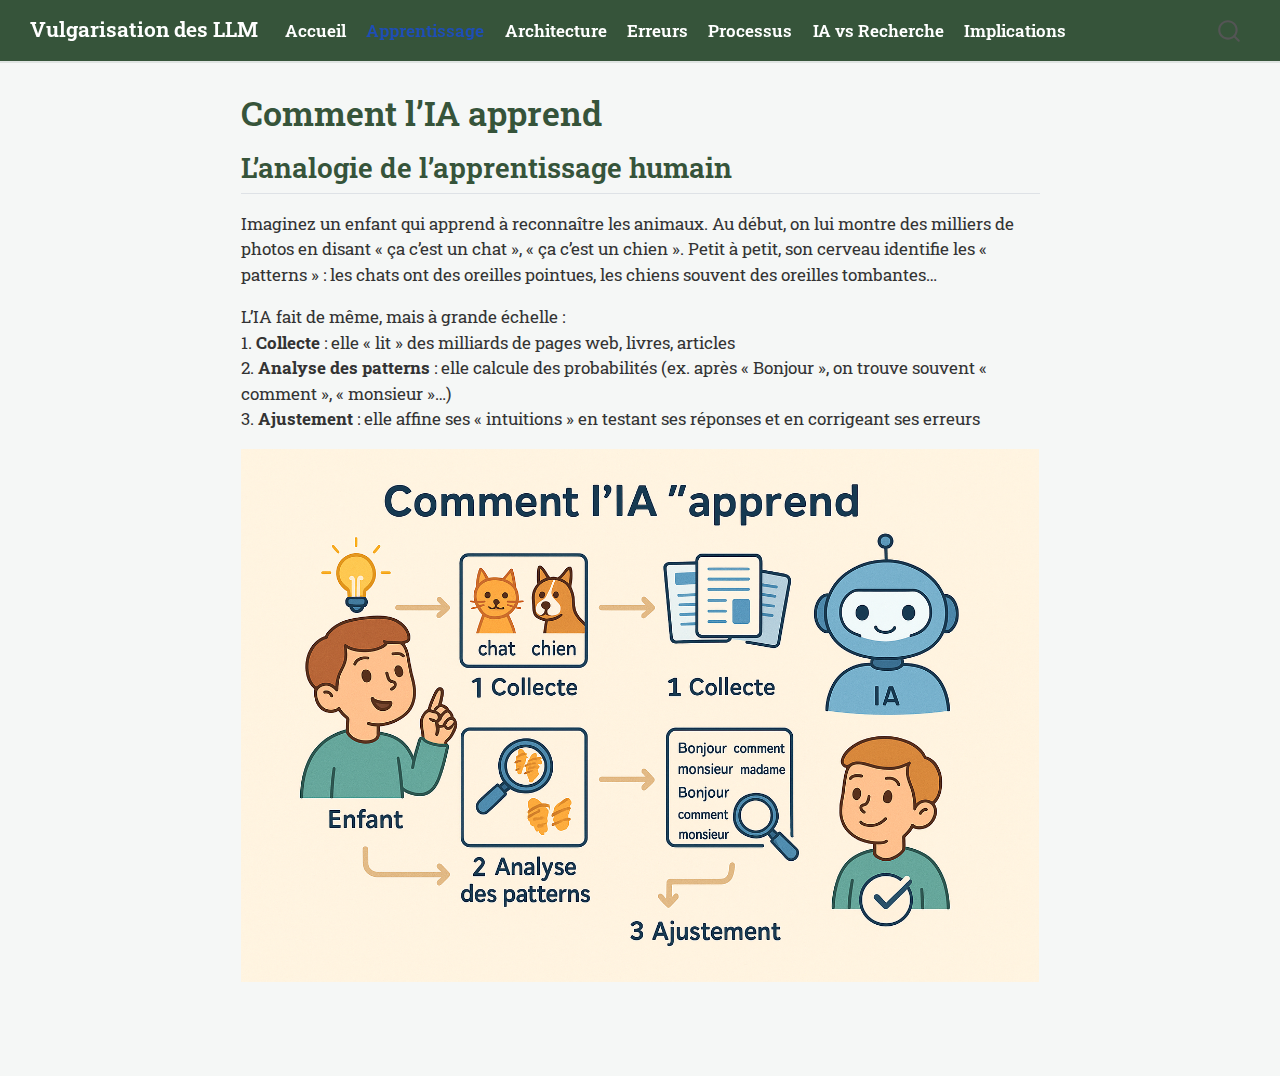
<file: apprentissage.html>
<!DOCTYPE html>
<html xmlns="http://www.w3.org/1999/xhtml" lang="en" xml:lang="en"><head>

<meta charset="utf-8">
<meta name="generator" content="quarto-1.7.32">

<meta name="viewport" content="width=device-width, initial-scale=1.0, user-scalable=yes">


<title>Comment l’IA apprend – Vulgarisation des LLM</title>
<style>
code{white-space: pre-wrap;}
span.smallcaps{font-variant: small-caps;}
div.columns{display: flex; gap: min(4vw, 1.5em);}
div.column{flex: auto; overflow-x: auto;}
div.hanging-indent{margin-left: 1.5em; text-indent: -1.5em;}
ul.task-list{list-style: none;}
ul.task-list li input[type="checkbox"] {
  width: 0.8em;
  margin: 0 0.8em 0.2em -1em; /* quarto-specific, see https://github.com/quarto-dev/quarto-cli/issues/4556 */ 
  vertical-align: middle;
}
</style>


<script src="site_libs/quarto-nav/quarto-nav.js"></script>
<script src="site_libs/quarto-nav/headroom.min.js"></script>
<script src="site_libs/clipboard/clipboard.min.js"></script>
<script src="site_libs/quarto-search/autocomplete.umd.js"></script>
<script src="site_libs/quarto-search/fuse.min.js"></script>
<script src="site_libs/quarto-search/quarto-search.js"></script>
<meta name="quarto:offset" content="./">
<script src="site_libs/quarto-html/quarto.js" type="module"></script>
<script src="site_libs/quarto-html/tabsets/tabsets.js" type="module"></script>
<script src="site_libs/quarto-html/popper.min.js"></script>
<script src="site_libs/quarto-html/tippy.umd.min.js"></script>
<script src="site_libs/quarto-html/anchor.min.js"></script>
<link href="site_libs/quarto-html/tippy.css" rel="stylesheet">
<link href="site_libs/quarto-html/quarto-syntax-highlighting-37eea08aefeeee20ff55810ff984fec1.css" rel="stylesheet" id="quarto-text-highlighting-styles">
<script src="site_libs/bootstrap/bootstrap.min.js"></script>
<link href="site_libs/bootstrap/bootstrap-icons.css" rel="stylesheet">
<link href="site_libs/bootstrap/bootstrap-dfb324f25d9b1687192fa8be62ac8f9c.min.css" rel="stylesheet" append-hash="true" id="quarto-bootstrap" data-mode="light">
<script id="quarto-search-options" type="application/json">{
  "location": "navbar",
  "copy-button": false,
  "collapse-after": 3,
  "panel-placement": "end",
  "type": "overlay",
  "limit": 50,
  "keyboard-shortcut": [
    "f",
    "/",
    "s"
  ],
  "show-item-context": false,
  "language": {
    "search-no-results-text": "No results",
    "search-matching-documents-text": "matching documents",
    "search-copy-link-title": "Copy link to search",
    "search-hide-matches-text": "Hide additional matches",
    "search-more-match-text": "more match in this document",
    "search-more-matches-text": "more matches in this document",
    "search-clear-button-title": "Clear",
    "search-text-placeholder": "",
    "search-detached-cancel-button-title": "Cancel",
    "search-submit-button-title": "Submit",
    "search-label": "Search"
  }
}</script>


<link rel="stylesheet" href="styles.css">
</head>

<body class="nav-fixed fullcontent quarto-light">

<div id="quarto-search-results"></div>
  <header id="quarto-header" class="headroom fixed-top">
    <nav class="navbar navbar-expand-lg " data-bs-theme="dark">
      <div class="navbar-container container-fluid">
      <div class="navbar-brand-container mx-auto">
    <a class="navbar-brand" href="./index.html">
    <span class="navbar-title">Vulgarisation des LLM</span>
    </a>
  </div>
            <div id="quarto-search" class="" title="Search"></div>
          <button class="navbar-toggler" type="button" data-bs-toggle="collapse" data-bs-target="#navbarCollapse" aria-controls="navbarCollapse" role="menu" aria-expanded="false" aria-label="Toggle navigation" onclick="if (window.quartoToggleHeadroom) { window.quartoToggleHeadroom(); }">
  <span class="navbar-toggler-icon"></span>
</button>
          <div class="collapse navbar-collapse" id="navbarCollapse">
            <ul class="navbar-nav navbar-nav-scroll me-auto">
  <li class="nav-item">
    <a class="nav-link" href="./index.html"> 
<span class="menu-text">Accueil</span></a>
  </li>  
  <li class="nav-item">
    <a class="nav-link active" href="./apprentissage.html" aria-current="page"> 
<span class="menu-text">Apprentissage</span></a>
  </li>  
  <li class="nav-item">
    <a class="nav-link" href="./architecture.html"> 
<span class="menu-text">Architecture</span></a>
  </li>  
  <li class="nav-item">
    <a class="nav-link" href="./erreurs.html"> 
<span class="menu-text">Erreurs</span></a>
  </li>  
  <li class="nav-item">
    <a class="nav-link" href="./processus.html"> 
<span class="menu-text">Processus</span></a>
  </li>  
  <li class="nav-item">
    <a class="nav-link" href="./difference.html"> 
<span class="menu-text">IA vs Recherche</span></a>
  </li>  
  <li class="nav-item">
    <a class="nav-link" href="./implications.html"> 
<span class="menu-text">Implications</span></a>
  </li>  
</ul>
          </div> <!-- /navcollapse -->
            <div class="quarto-navbar-tools">
</div>
      </div> <!-- /container-fluid -->
    </nav>
</header>
<!-- content -->
<div id="quarto-content" class="quarto-container page-columns page-rows-contents page-layout-article page-navbar">
<!-- sidebar -->
<!-- margin-sidebar -->
    
<!-- main -->
<main class="content" id="quarto-document-content">

<header id="title-block-header" class="quarto-title-block default">
<div class="quarto-title">
<h1 class="title">Comment l’IA apprend</h1>
</div>



<div class="quarto-title-meta">

    
  
    
  </div>
  


</header>


<section id="lanalogie-de-lapprentissage-humain" class="level2">
<h2 class="anchored" data-anchor-id="lanalogie-de-lapprentissage-humain">L’analogie de l’apprentissage humain</h2>
<p>Imaginez un enfant qui apprend à reconnaître les animaux. Au début, on lui montre des milliers de photos en disant « ça c’est un chat », « ça c’est un chien ». Petit à petit, son cerveau identifie les « patterns » : les chats ont des oreilles pointues, les chiens souvent des oreilles tombantes…</p>
<p>L’IA fait de même, mais à grande échelle :<br>
1. <strong>Collecte</strong> : elle « lit » des milliards de pages web, livres, articles<br>
2. <strong>Analyse des patterns</strong> : elle calcule des probabilités (ex. après « Bonjour », on trouve souvent « comment », « monsieur »…)<br>
3. <strong>Ajustement</strong> : elle affine ses « intuitions » en testant ses réponses et en corrigeant ses erreurs</p>
<p><img src="images/apprentissage.png" class="img-fluid"></p>


</section>

</main> <!-- /main -->
<script id="quarto-html-after-body" type="application/javascript">
  window.document.addEventListener("DOMContentLoaded", function (event) {
    const icon = "";
    const anchorJS = new window.AnchorJS();
    anchorJS.options = {
      placement: 'right',
      icon: icon
    };
    anchorJS.add('.anchored');
    const isCodeAnnotation = (el) => {
      for (const clz of el.classList) {
        if (clz.startsWith('code-annotation-')) {                     
          return true;
        }
      }
      return false;
    }
    const onCopySuccess = function(e) {
      // button target
      const button = e.trigger;
      // don't keep focus
      button.blur();
      // flash "checked"
      button.classList.add('code-copy-button-checked');
      var currentTitle = button.getAttribute("title");
      button.setAttribute("title", "Copied!");
      let tooltip;
      if (window.bootstrap) {
        button.setAttribute("data-bs-toggle", "tooltip");
        button.setAttribute("data-bs-placement", "left");
        button.setAttribute("data-bs-title", "Copied!");
        tooltip = new bootstrap.Tooltip(button, 
          { trigger: "manual", 
            customClass: "code-copy-button-tooltip",
            offset: [0, -8]});
        tooltip.show();    
      }
      setTimeout(function() {
        if (tooltip) {
          tooltip.hide();
          button.removeAttribute("data-bs-title");
          button.removeAttribute("data-bs-toggle");
          button.removeAttribute("data-bs-placement");
        }
        button.setAttribute("title", currentTitle);
        button.classList.remove('code-copy-button-checked');
      }, 1000);
      // clear code selection
      e.clearSelection();
    }
    const getTextToCopy = function(trigger) {
        const codeEl = trigger.previousElementSibling.cloneNode(true);
        for (const childEl of codeEl.children) {
          if (isCodeAnnotation(childEl)) {
            childEl.remove();
          }
        }
        return codeEl.innerText;
    }
    const clipboard = new window.ClipboardJS('.code-copy-button:not([data-in-quarto-modal])', {
      text: getTextToCopy
    });
    clipboard.on('success', onCopySuccess);
    if (window.document.getElementById('quarto-embedded-source-code-modal')) {
      const clipboardModal = new window.ClipboardJS('.code-copy-button[data-in-quarto-modal]', {
        text: getTextToCopy,
        container: window.document.getElementById('quarto-embedded-source-code-modal')
      });
      clipboardModal.on('success', onCopySuccess);
    }
      var localhostRegex = new RegExp(/^(?:http|https):\/\/localhost\:?[0-9]*\//);
      var mailtoRegex = new RegExp(/^mailto:/);
        var filterRegex = new RegExp("https:\/\/MaryleneH\.github\.io\/Vulgarisation_LLM\/");
      var isInternal = (href) => {
          return filterRegex.test(href) || localhostRegex.test(href) || mailtoRegex.test(href);
      }
      // Inspect non-navigation links and adorn them if external
     var links = window.document.querySelectorAll('a[href]:not(.nav-link):not(.navbar-brand):not(.toc-action):not(.sidebar-link):not(.sidebar-item-toggle):not(.pagination-link):not(.no-external):not([aria-hidden]):not(.dropdown-item):not(.quarto-navigation-tool):not(.about-link)');
      for (var i=0; i<links.length; i++) {
        const link = links[i];
        if (!isInternal(link.href)) {
          // undo the damage that might have been done by quarto-nav.js in the case of
          // links that we want to consider external
          if (link.dataset.originalHref !== undefined) {
            link.href = link.dataset.originalHref;
          }
        }
      }
    function tippyHover(el, contentFn, onTriggerFn, onUntriggerFn) {
      const config = {
        allowHTML: true,
        maxWidth: 500,
        delay: 100,
        arrow: false,
        appendTo: function(el) {
            return el.parentElement;
        },
        interactive: true,
        interactiveBorder: 10,
        theme: 'quarto',
        placement: 'bottom-start',
      };
      if (contentFn) {
        config.content = contentFn;
      }
      if (onTriggerFn) {
        config.onTrigger = onTriggerFn;
      }
      if (onUntriggerFn) {
        config.onUntrigger = onUntriggerFn;
      }
      window.tippy(el, config); 
    }
    const noterefs = window.document.querySelectorAll('a[role="doc-noteref"]');
    for (var i=0; i<noterefs.length; i++) {
      const ref = noterefs[i];
      tippyHover(ref, function() {
        // use id or data attribute instead here
        let href = ref.getAttribute('data-footnote-href') || ref.getAttribute('href');
        try { href = new URL(href).hash; } catch {}
        const id = href.replace(/^#\/?/, "");
        const note = window.document.getElementById(id);
        if (note) {
          return note.innerHTML;
        } else {
          return "";
        }
      });
    }
    const xrefs = window.document.querySelectorAll('a.quarto-xref');
    const processXRef = (id, note) => {
      // Strip column container classes
      const stripColumnClz = (el) => {
        el.classList.remove("page-full", "page-columns");
        if (el.children) {
          for (const child of el.children) {
            stripColumnClz(child);
          }
        }
      }
      stripColumnClz(note)
      if (id === null || id.startsWith('sec-')) {
        // Special case sections, only their first couple elements
        const container = document.createElement("div");
        if (note.children && note.children.length > 2) {
          container.appendChild(note.children[0].cloneNode(true));
          for (let i = 1; i < note.children.length; i++) {
            const child = note.children[i];
            if (child.tagName === "P" && child.innerText === "") {
              continue;
            } else {
              container.appendChild(child.cloneNode(true));
              break;
            }
          }
          if (window.Quarto?.typesetMath) {
            window.Quarto.typesetMath(container);
          }
          return container.innerHTML
        } else {
          if (window.Quarto?.typesetMath) {
            window.Quarto.typesetMath(note);
          }
          return note.innerHTML;
        }
      } else {
        // Remove any anchor links if they are present
        const anchorLink = note.querySelector('a.anchorjs-link');
        if (anchorLink) {
          anchorLink.remove();
        }
        if (window.Quarto?.typesetMath) {
          window.Quarto.typesetMath(note);
        }
        if (note.classList.contains("callout")) {
          return note.outerHTML;
        } else {
          return note.innerHTML;
        }
      }
    }
    for (var i=0; i<xrefs.length; i++) {
      const xref = xrefs[i];
      tippyHover(xref, undefined, function(instance) {
        instance.disable();
        let url = xref.getAttribute('href');
        let hash = undefined; 
        if (url.startsWith('#')) {
          hash = url;
        } else {
          try { hash = new URL(url).hash; } catch {}
        }
        if (hash) {
          const id = hash.replace(/^#\/?/, "");
          const note = window.document.getElementById(id);
          if (note !== null) {
            try {
              const html = processXRef(id, note.cloneNode(true));
              instance.setContent(html);
            } finally {
              instance.enable();
              instance.show();
            }
          } else {
            // See if we can fetch this
            fetch(url.split('#')[0])
            .then(res => res.text())
            .then(html => {
              const parser = new DOMParser();
              const htmlDoc = parser.parseFromString(html, "text/html");
              const note = htmlDoc.getElementById(id);
              if (note !== null) {
                const html = processXRef(id, note);
                instance.setContent(html);
              } 
            }).finally(() => {
              instance.enable();
              instance.show();
            });
          }
        } else {
          // See if we can fetch a full url (with no hash to target)
          // This is a special case and we should probably do some content thinning / targeting
          fetch(url)
          .then(res => res.text())
          .then(html => {
            const parser = new DOMParser();
            const htmlDoc = parser.parseFromString(html, "text/html");
            const note = htmlDoc.querySelector('main.content');
            if (note !== null) {
              // This should only happen for chapter cross references
              // (since there is no id in the URL)
              // remove the first header
              if (note.children.length > 0 && note.children[0].tagName === "HEADER") {
                note.children[0].remove();
              }
              const html = processXRef(null, note);
              instance.setContent(html);
            } 
          }).finally(() => {
            instance.enable();
            instance.show();
          });
        }
      }, function(instance) {
      });
    }
        let selectedAnnoteEl;
        const selectorForAnnotation = ( cell, annotation) => {
          let cellAttr = 'data-code-cell="' + cell + '"';
          let lineAttr = 'data-code-annotation="' +  annotation + '"';
          const selector = 'span[' + cellAttr + '][' + lineAttr + ']';
          return selector;
        }
        const selectCodeLines = (annoteEl) => {
          const doc = window.document;
          const targetCell = annoteEl.getAttribute("data-target-cell");
          const targetAnnotation = annoteEl.getAttribute("data-target-annotation");
          const annoteSpan = window.document.querySelector(selectorForAnnotation(targetCell, targetAnnotation));
          const lines = annoteSpan.getAttribute("data-code-lines").split(",");
          const lineIds = lines.map((line) => {
            return targetCell + "-" + line;
          })
          let top = null;
          let height = null;
          let parent = null;
          if (lineIds.length > 0) {
              //compute the position of the single el (top and bottom and make a div)
              const el = window.document.getElementById(lineIds[0]);
              top = el.offsetTop;
              height = el.offsetHeight;
              parent = el.parentElement.parentElement;
            if (lineIds.length > 1) {
              const lastEl = window.document.getElementById(lineIds[lineIds.length - 1]);
              const bottom = lastEl.offsetTop + lastEl.offsetHeight;
              height = bottom - top;
            }
            if (top !== null && height !== null && parent !== null) {
              // cook up a div (if necessary) and position it 
              let div = window.document.getElementById("code-annotation-line-highlight");
              if (div === null) {
                div = window.document.createElement("div");
                div.setAttribute("id", "code-annotation-line-highlight");
                div.style.position = 'absolute';
                parent.appendChild(div);
              }
              div.style.top = top - 2 + "px";
              div.style.height = height + 4 + "px";
              div.style.left = 0;
              let gutterDiv = window.document.getElementById("code-annotation-line-highlight-gutter");
              if (gutterDiv === null) {
                gutterDiv = window.document.createElement("div");
                gutterDiv.setAttribute("id", "code-annotation-line-highlight-gutter");
                gutterDiv.style.position = 'absolute';
                const codeCell = window.document.getElementById(targetCell);
                const gutter = codeCell.querySelector('.code-annotation-gutter');
                gutter.appendChild(gutterDiv);
              }
              gutterDiv.style.top = top - 2 + "px";
              gutterDiv.style.height = height + 4 + "px";
            }
            selectedAnnoteEl = annoteEl;
          }
        };
        const unselectCodeLines = () => {
          const elementsIds = ["code-annotation-line-highlight", "code-annotation-line-highlight-gutter"];
          elementsIds.forEach((elId) => {
            const div = window.document.getElementById(elId);
            if (div) {
              div.remove();
            }
          });
          selectedAnnoteEl = undefined;
        };
          // Handle positioning of the toggle
      window.addEventListener(
        "resize",
        throttle(() => {
          elRect = undefined;
          if (selectedAnnoteEl) {
            selectCodeLines(selectedAnnoteEl);
          }
        }, 10)
      );
      function throttle(fn, ms) {
      let throttle = false;
      let timer;
        return (...args) => {
          if(!throttle) { // first call gets through
              fn.apply(this, args);
              throttle = true;
          } else { // all the others get throttled
              if(timer) clearTimeout(timer); // cancel #2
              timer = setTimeout(() => {
                fn.apply(this, args);
                timer = throttle = false;
              }, ms);
          }
        };
      }
        // Attach click handler to the DT
        const annoteDls = window.document.querySelectorAll('dt[data-target-cell]');
        for (const annoteDlNode of annoteDls) {
          annoteDlNode.addEventListener('click', (event) => {
            const clickedEl = event.target;
            if (clickedEl !== selectedAnnoteEl) {
              unselectCodeLines();
              const activeEl = window.document.querySelector('dt[data-target-cell].code-annotation-active');
              if (activeEl) {
                activeEl.classList.remove('code-annotation-active');
              }
              selectCodeLines(clickedEl);
              clickedEl.classList.add('code-annotation-active');
            } else {
              // Unselect the line
              unselectCodeLines();
              clickedEl.classList.remove('code-annotation-active');
            }
          });
        }
    const findCites = (el) => {
      const parentEl = el.parentElement;
      if (parentEl) {
        const cites = parentEl.dataset.cites;
        if (cites) {
          return {
            el,
            cites: cites.split(' ')
          };
        } else {
          return findCites(el.parentElement)
        }
      } else {
        return undefined;
      }
    };
    var bibliorefs = window.document.querySelectorAll('a[role="doc-biblioref"]');
    for (var i=0; i<bibliorefs.length; i++) {
      const ref = bibliorefs[i];
      const citeInfo = findCites(ref);
      if (citeInfo) {
        tippyHover(citeInfo.el, function() {
          var popup = window.document.createElement('div');
          citeInfo.cites.forEach(function(cite) {
            var citeDiv = window.document.createElement('div');
            citeDiv.classList.add('hanging-indent');
            citeDiv.classList.add('csl-entry');
            var biblioDiv = window.document.getElementById('ref-' + cite);
            if (biblioDiv) {
              citeDiv.innerHTML = biblioDiv.innerHTML;
            }
            popup.appendChild(citeDiv);
          });
          return popup.innerHTML;
        });
      }
    }
  });
  </script>
</div> <!-- /content -->




</body></html>
</file>
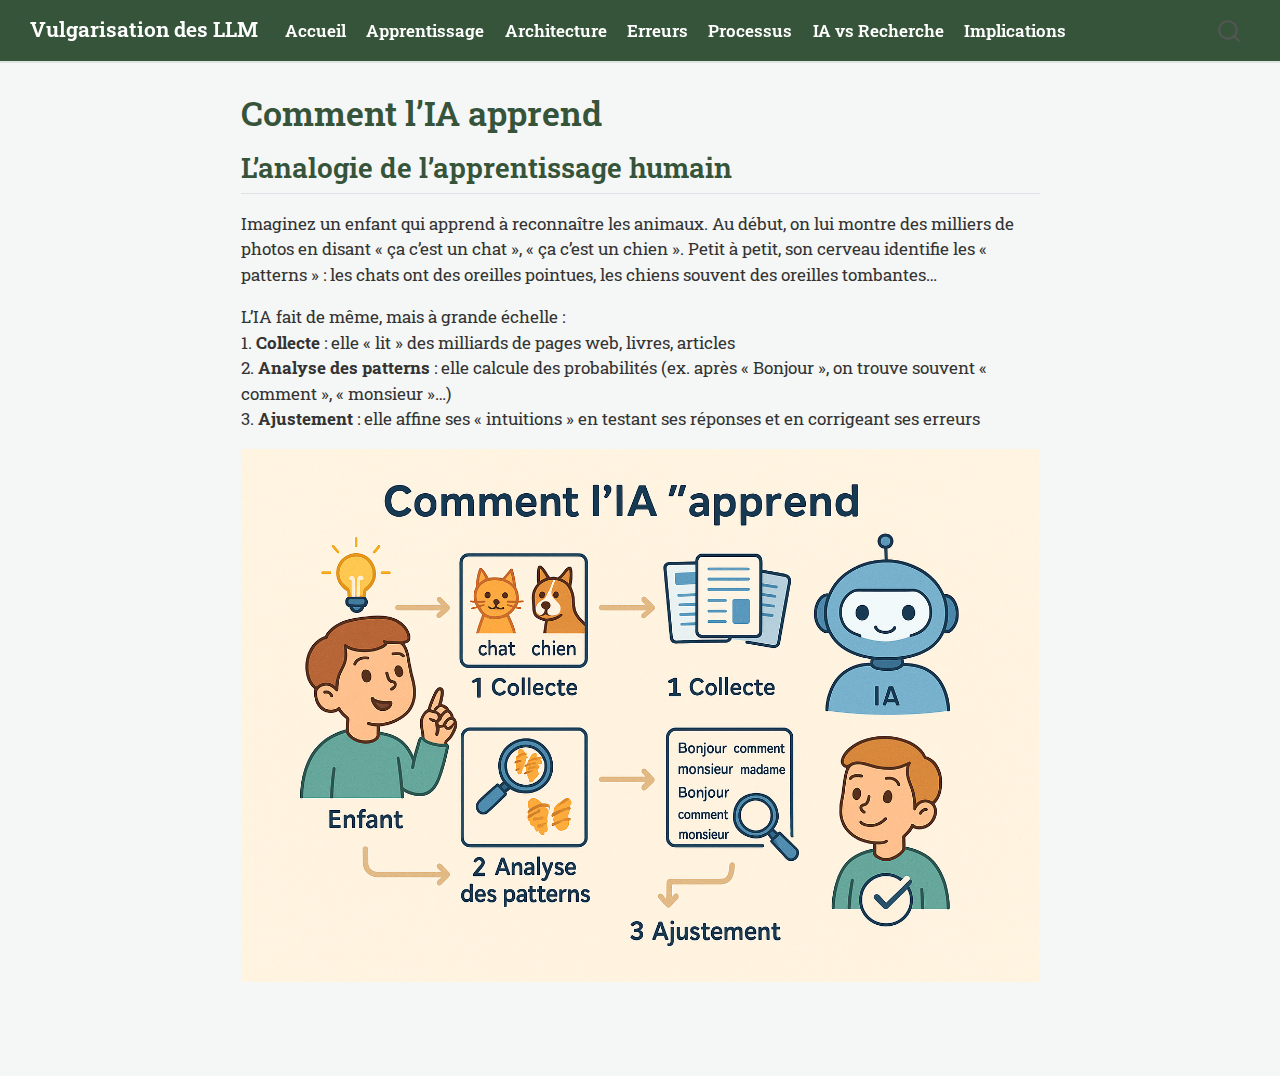
<file: apprentrissage.html>
<!DOCTYPE html>
<html xmlns="http://www.w3.org/1999/xhtml" lang="en" xml:lang="en"><head>

<meta charset="utf-8">
<meta name="generator" content="quarto-1.7.32">

<meta name="viewport" content="width=device-width, initial-scale=1.0, user-scalable=yes">


<title>Comment l’IA apprend – Vulgarisation des LLM</title>
<style>
code{white-space: pre-wrap;}
span.smallcaps{font-variant: small-caps;}
div.columns{display: flex; gap: min(4vw, 1.5em);}
div.column{flex: auto; overflow-x: auto;}
div.hanging-indent{margin-left: 1.5em; text-indent: -1.5em;}
ul.task-list{list-style: none;}
ul.task-list li input[type="checkbox"] {
  width: 0.8em;
  margin: 0 0.8em 0.2em -1em; /* quarto-specific, see https://github.com/quarto-dev/quarto-cli/issues/4556 */ 
  vertical-align: middle;
}
</style>


<script src="site_libs/quarto-nav/quarto-nav.js"></script>
<script src="site_libs/quarto-nav/headroom.min.js"></script>
<script src="site_libs/clipboard/clipboard.min.js"></script>
<script src="site_libs/quarto-search/autocomplete.umd.js"></script>
<script src="site_libs/quarto-search/fuse.min.js"></script>
<script src="site_libs/quarto-search/quarto-search.js"></script>
<meta name="quarto:offset" content="./">
<script src="site_libs/quarto-html/quarto.js" type="module"></script>
<script src="site_libs/quarto-html/tabsets/tabsets.js" type="module"></script>
<script src="site_libs/quarto-html/popper.min.js"></script>
<script src="site_libs/quarto-html/tippy.umd.min.js"></script>
<script src="site_libs/quarto-html/anchor.min.js"></script>
<link href="site_libs/quarto-html/tippy.css" rel="stylesheet">
<link href="site_libs/quarto-html/quarto-syntax-highlighting-37eea08aefeeee20ff55810ff984fec1.css" rel="stylesheet" id="quarto-text-highlighting-styles">
<script src="site_libs/bootstrap/bootstrap.min.js"></script>
<link href="site_libs/bootstrap/bootstrap-icons.css" rel="stylesheet">
<link href="site_libs/bootstrap/bootstrap-dfb324f25d9b1687192fa8be62ac8f9c.min.css" rel="stylesheet" append-hash="true" id="quarto-bootstrap" data-mode="light">
<script id="quarto-search-options" type="application/json">{
  "location": "navbar",
  "copy-button": false,
  "collapse-after": 3,
  "panel-placement": "end",
  "type": "overlay",
  "limit": 50,
  "keyboard-shortcut": [
    "f",
    "/",
    "s"
  ],
  "show-item-context": false,
  "language": {
    "search-no-results-text": "No results",
    "search-matching-documents-text": "matching documents",
    "search-copy-link-title": "Copy link to search",
    "search-hide-matches-text": "Hide additional matches",
    "search-more-match-text": "more match in this document",
    "search-more-matches-text": "more matches in this document",
    "search-clear-button-title": "Clear",
    "search-text-placeholder": "",
    "search-detached-cancel-button-title": "Cancel",
    "search-submit-button-title": "Submit",
    "search-label": "Search"
  }
}</script>


<link rel="stylesheet" href="styles.css">
</head>

<body class="nav-fixed fullcontent quarto-light">

<div id="quarto-search-results"></div>
  <header id="quarto-header" class="headroom fixed-top">
    <nav class="navbar navbar-expand-lg " data-bs-theme="dark">
      <div class="navbar-container container-fluid">
      <div class="navbar-brand-container mx-auto">
    <a class="navbar-brand" href="./index.html">
    <span class="navbar-title">Vulgarisation des LLM</span>
    </a>
  </div>
            <div id="quarto-search" class="" title="Search"></div>
          <button class="navbar-toggler" type="button" data-bs-toggle="collapse" data-bs-target="#navbarCollapse" aria-controls="navbarCollapse" role="menu" aria-expanded="false" aria-label="Toggle navigation" onclick="if (window.quartoToggleHeadroom) { window.quartoToggleHeadroom(); }">
  <span class="navbar-toggler-icon"></span>
</button>
          <div class="collapse navbar-collapse" id="navbarCollapse">
            <ul class="navbar-nav navbar-nav-scroll me-auto">
  <li class="nav-item">
    <a class="nav-link" href="./index.html"> 
<span class="menu-text">Accueil</span></a>
  </li>  
  <li class="nav-item">
    <a class="nav-link" href="./apprentissage.qmd"> 
<span class="menu-text">Apprentissage</span></a>
  </li>  
  <li class="nav-item">
    <a class="nav-link" href="./architecture.html"> 
<span class="menu-text">Architecture</span></a>
  </li>  
  <li class="nav-item">
    <a class="nav-link" href="./erreurs.html"> 
<span class="menu-text">Erreurs</span></a>
  </li>  
  <li class="nav-item">
    <a class="nav-link" href="./processus.html"> 
<span class="menu-text">Processus</span></a>
  </li>  
  <li class="nav-item">
    <a class="nav-link" href="./difference.html"> 
<span class="menu-text">IA vs Recherche</span></a>
  </li>  
  <li class="nav-item">
    <a class="nav-link" href="./implications.html"> 
<span class="menu-text">Implications</span></a>
  </li>  
</ul>
          </div> <!-- /navcollapse -->
            <div class="quarto-navbar-tools">
</div>
      </div> <!-- /container-fluid -->
    </nav>
</header>
<!-- content -->
<div id="quarto-content" class="quarto-container page-columns page-rows-contents page-layout-article page-navbar">
<!-- sidebar -->
<!-- margin-sidebar -->
    
<!-- main -->
<main class="content" id="quarto-document-content">

<header id="title-block-header" class="quarto-title-block default">
<div class="quarto-title">
<h1 class="title">Comment l’IA apprend</h1>
</div>



<div class="quarto-title-meta">

    
  
    
  </div>
  


</header>


<section id="lanalogie-de-lapprentissage-humain" class="level2">
<h2 class="anchored" data-anchor-id="lanalogie-de-lapprentissage-humain">L’analogie de l’apprentissage humain</h2>
<p>Imaginez un enfant qui apprend à reconnaître les animaux. Au début, on lui montre des milliers de photos en disant « ça c’est un chat », « ça c’est un chien ». Petit à petit, son cerveau identifie les « patterns » : les chats ont des oreilles pointues, les chiens souvent des oreilles tombantes…</p>
<p>L’IA fait de même, mais à grande échelle :<br>
1. <strong>Collecte</strong> : elle « lit » des milliards de pages web, livres, articles<br>
2. <strong>Analyse des patterns</strong> : elle calcule des probabilités (ex. après « Bonjour », on trouve souvent « comment », « monsieur »…)<br>
3. <strong>Ajustement</strong> : elle affine ses « intuitions » en testant ses réponses et en corrigeant ses erreurs</p>
<p><img src="images/apprentissage.png" class="img-fluid"></p>


</section>

</main> <!-- /main -->
<script id="quarto-html-after-body" type="application/javascript">
  window.document.addEventListener("DOMContentLoaded", function (event) {
    const icon = "";
    const anchorJS = new window.AnchorJS();
    anchorJS.options = {
      placement: 'right',
      icon: icon
    };
    anchorJS.add('.anchored');
    const isCodeAnnotation = (el) => {
      for (const clz of el.classList) {
        if (clz.startsWith('code-annotation-')) {                     
          return true;
        }
      }
      return false;
    }
    const onCopySuccess = function(e) {
      // button target
      const button = e.trigger;
      // don't keep focus
      button.blur();
      // flash "checked"
      button.classList.add('code-copy-button-checked');
      var currentTitle = button.getAttribute("title");
      button.setAttribute("title", "Copied!");
      let tooltip;
      if (window.bootstrap) {
        button.setAttribute("data-bs-toggle", "tooltip");
        button.setAttribute("data-bs-placement", "left");
        button.setAttribute("data-bs-title", "Copied!");
        tooltip = new bootstrap.Tooltip(button, 
          { trigger: "manual", 
            customClass: "code-copy-button-tooltip",
            offset: [0, -8]});
        tooltip.show();    
      }
      setTimeout(function() {
        if (tooltip) {
          tooltip.hide();
          button.removeAttribute("data-bs-title");
          button.removeAttribute("data-bs-toggle");
          button.removeAttribute("data-bs-placement");
        }
        button.setAttribute("title", currentTitle);
        button.classList.remove('code-copy-button-checked');
      }, 1000);
      // clear code selection
      e.clearSelection();
    }
    const getTextToCopy = function(trigger) {
        const codeEl = trigger.previousElementSibling.cloneNode(true);
        for (const childEl of codeEl.children) {
          if (isCodeAnnotation(childEl)) {
            childEl.remove();
          }
        }
        return codeEl.innerText;
    }
    const clipboard = new window.ClipboardJS('.code-copy-button:not([data-in-quarto-modal])', {
      text: getTextToCopy
    });
    clipboard.on('success', onCopySuccess);
    if (window.document.getElementById('quarto-embedded-source-code-modal')) {
      const clipboardModal = new window.ClipboardJS('.code-copy-button[data-in-quarto-modal]', {
        text: getTextToCopy,
        container: window.document.getElementById('quarto-embedded-source-code-modal')
      });
      clipboardModal.on('success', onCopySuccess);
    }
      var localhostRegex = new RegExp(/^(?:http|https):\/\/localhost\:?[0-9]*\//);
      var mailtoRegex = new RegExp(/^mailto:/);
        var filterRegex = new RegExp('/' + window.location.host + '/');
      var isInternal = (href) => {
          return filterRegex.test(href) || localhostRegex.test(href) || mailtoRegex.test(href);
      }
      // Inspect non-navigation links and adorn them if external
     var links = window.document.querySelectorAll('a[href]:not(.nav-link):not(.navbar-brand):not(.toc-action):not(.sidebar-link):not(.sidebar-item-toggle):not(.pagination-link):not(.no-external):not([aria-hidden]):not(.dropdown-item):not(.quarto-navigation-tool):not(.about-link)');
      for (var i=0; i<links.length; i++) {
        const link = links[i];
        if (!isInternal(link.href)) {
          // undo the damage that might have been done by quarto-nav.js in the case of
          // links that we want to consider external
          if (link.dataset.originalHref !== undefined) {
            link.href = link.dataset.originalHref;
          }
        }
      }
    function tippyHover(el, contentFn, onTriggerFn, onUntriggerFn) {
      const config = {
        allowHTML: true,
        maxWidth: 500,
        delay: 100,
        arrow: false,
        appendTo: function(el) {
            return el.parentElement;
        },
        interactive: true,
        interactiveBorder: 10,
        theme: 'quarto',
        placement: 'bottom-start',
      };
      if (contentFn) {
        config.content = contentFn;
      }
      if (onTriggerFn) {
        config.onTrigger = onTriggerFn;
      }
      if (onUntriggerFn) {
        config.onUntrigger = onUntriggerFn;
      }
      window.tippy(el, config); 
    }
    const noterefs = window.document.querySelectorAll('a[role="doc-noteref"]');
    for (var i=0; i<noterefs.length; i++) {
      const ref = noterefs[i];
      tippyHover(ref, function() {
        // use id or data attribute instead here
        let href = ref.getAttribute('data-footnote-href') || ref.getAttribute('href');
        try { href = new URL(href).hash; } catch {}
        const id = href.replace(/^#\/?/, "");
        const note = window.document.getElementById(id);
        if (note) {
          return note.innerHTML;
        } else {
          return "";
        }
      });
    }
    const xrefs = window.document.querySelectorAll('a.quarto-xref');
    const processXRef = (id, note) => {
      // Strip column container classes
      const stripColumnClz = (el) => {
        el.classList.remove("page-full", "page-columns");
        if (el.children) {
          for (const child of el.children) {
            stripColumnClz(child);
          }
        }
      }
      stripColumnClz(note)
      if (id === null || id.startsWith('sec-')) {
        // Special case sections, only their first couple elements
        const container = document.createElement("div");
        if (note.children && note.children.length > 2) {
          container.appendChild(note.children[0].cloneNode(true));
          for (let i = 1; i < note.children.length; i++) {
            const child = note.children[i];
            if (child.tagName === "P" && child.innerText === "") {
              continue;
            } else {
              container.appendChild(child.cloneNode(true));
              break;
            }
          }
          if (window.Quarto?.typesetMath) {
            window.Quarto.typesetMath(container);
          }
          return container.innerHTML
        } else {
          if (window.Quarto?.typesetMath) {
            window.Quarto.typesetMath(note);
          }
          return note.innerHTML;
        }
      } else {
        // Remove any anchor links if they are present
        const anchorLink = note.querySelector('a.anchorjs-link');
        if (anchorLink) {
          anchorLink.remove();
        }
        if (window.Quarto?.typesetMath) {
          window.Quarto.typesetMath(note);
        }
        if (note.classList.contains("callout")) {
          return note.outerHTML;
        } else {
          return note.innerHTML;
        }
      }
    }
    for (var i=0; i<xrefs.length; i++) {
      const xref = xrefs[i];
      tippyHover(xref, undefined, function(instance) {
        instance.disable();
        let url = xref.getAttribute('href');
        let hash = undefined; 
        if (url.startsWith('#')) {
          hash = url;
        } else {
          try { hash = new URL(url).hash; } catch {}
        }
        if (hash) {
          const id = hash.replace(/^#\/?/, "");
          const note = window.document.getElementById(id);
          if (note !== null) {
            try {
              const html = processXRef(id, note.cloneNode(true));
              instance.setContent(html);
            } finally {
              instance.enable();
              instance.show();
            }
          } else {
            // See if we can fetch this
            fetch(url.split('#')[0])
            .then(res => res.text())
            .then(html => {
              const parser = new DOMParser();
              const htmlDoc = parser.parseFromString(html, "text/html");
              const note = htmlDoc.getElementById(id);
              if (note !== null) {
                const html = processXRef(id, note);
                instance.setContent(html);
              } 
            }).finally(() => {
              instance.enable();
              instance.show();
            });
          }
        } else {
          // See if we can fetch a full url (with no hash to target)
          // This is a special case and we should probably do some content thinning / targeting
          fetch(url)
          .then(res => res.text())
          .then(html => {
            const parser = new DOMParser();
            const htmlDoc = parser.parseFromString(html, "text/html");
            const note = htmlDoc.querySelector('main.content');
            if (note !== null) {
              // This should only happen for chapter cross references
              // (since there is no id in the URL)
              // remove the first header
              if (note.children.length > 0 && note.children[0].tagName === "HEADER") {
                note.children[0].remove();
              }
              const html = processXRef(null, note);
              instance.setContent(html);
            } 
          }).finally(() => {
            instance.enable();
            instance.show();
          });
        }
      }, function(instance) {
      });
    }
        let selectedAnnoteEl;
        const selectorForAnnotation = ( cell, annotation) => {
          let cellAttr = 'data-code-cell="' + cell + '"';
          let lineAttr = 'data-code-annotation="' +  annotation + '"';
          const selector = 'span[' + cellAttr + '][' + lineAttr + ']';
          return selector;
        }
        const selectCodeLines = (annoteEl) => {
          const doc = window.document;
          const targetCell = annoteEl.getAttribute("data-target-cell");
          const targetAnnotation = annoteEl.getAttribute("data-target-annotation");
          const annoteSpan = window.document.querySelector(selectorForAnnotation(targetCell, targetAnnotation));
          const lines = annoteSpan.getAttribute("data-code-lines").split(",");
          const lineIds = lines.map((line) => {
            return targetCell + "-" + line;
          })
          let top = null;
          let height = null;
          let parent = null;
          if (lineIds.length > 0) {
              //compute the position of the single el (top and bottom and make a div)
              const el = window.document.getElementById(lineIds[0]);
              top = el.offsetTop;
              height = el.offsetHeight;
              parent = el.parentElement.parentElement;
            if (lineIds.length > 1) {
              const lastEl = window.document.getElementById(lineIds[lineIds.length - 1]);
              const bottom = lastEl.offsetTop + lastEl.offsetHeight;
              height = bottom - top;
            }
            if (top !== null && height !== null && parent !== null) {
              // cook up a div (if necessary) and position it 
              let div = window.document.getElementById("code-annotation-line-highlight");
              if (div === null) {
                div = window.document.createElement("div");
                div.setAttribute("id", "code-annotation-line-highlight");
                div.style.position = 'absolute';
                parent.appendChild(div);
              }
              div.style.top = top - 2 + "px";
              div.style.height = height + 4 + "px";
              div.style.left = 0;
              let gutterDiv = window.document.getElementById("code-annotation-line-highlight-gutter");
              if (gutterDiv === null) {
                gutterDiv = window.document.createElement("div");
                gutterDiv.setAttribute("id", "code-annotation-line-highlight-gutter");
                gutterDiv.style.position = 'absolute';
                const codeCell = window.document.getElementById(targetCell);
                const gutter = codeCell.querySelector('.code-annotation-gutter');
                gutter.appendChild(gutterDiv);
              }
              gutterDiv.style.top = top - 2 + "px";
              gutterDiv.style.height = height + 4 + "px";
            }
            selectedAnnoteEl = annoteEl;
          }
        };
        const unselectCodeLines = () => {
          const elementsIds = ["code-annotation-line-highlight", "code-annotation-line-highlight-gutter"];
          elementsIds.forEach((elId) => {
            const div = window.document.getElementById(elId);
            if (div) {
              div.remove();
            }
          });
          selectedAnnoteEl = undefined;
        };
          // Handle positioning of the toggle
      window.addEventListener(
        "resize",
        throttle(() => {
          elRect = undefined;
          if (selectedAnnoteEl) {
            selectCodeLines(selectedAnnoteEl);
          }
        }, 10)
      );
      function throttle(fn, ms) {
      let throttle = false;
      let timer;
        return (...args) => {
          if(!throttle) { // first call gets through
              fn.apply(this, args);
              throttle = true;
          } else { // all the others get throttled
              if(timer) clearTimeout(timer); // cancel #2
              timer = setTimeout(() => {
                fn.apply(this, args);
                timer = throttle = false;
              }, ms);
          }
        };
      }
        // Attach click handler to the DT
        const annoteDls = window.document.querySelectorAll('dt[data-target-cell]');
        for (const annoteDlNode of annoteDls) {
          annoteDlNode.addEventListener('click', (event) => {
            const clickedEl = event.target;
            if (clickedEl !== selectedAnnoteEl) {
              unselectCodeLines();
              const activeEl = window.document.querySelector('dt[data-target-cell].code-annotation-active');
              if (activeEl) {
                activeEl.classList.remove('code-annotation-active');
              }
              selectCodeLines(clickedEl);
              clickedEl.classList.add('code-annotation-active');
            } else {
              // Unselect the line
              unselectCodeLines();
              clickedEl.classList.remove('code-annotation-active');
            }
          });
        }
    const findCites = (el) => {
      const parentEl = el.parentElement;
      if (parentEl) {
        const cites = parentEl.dataset.cites;
        if (cites) {
          return {
            el,
            cites: cites.split(' ')
          };
        } else {
          return findCites(el.parentElement)
        }
      } else {
        return undefined;
      }
    };
    var bibliorefs = window.document.querySelectorAll('a[role="doc-biblioref"]');
    for (var i=0; i<bibliorefs.length; i++) {
      const ref = bibliorefs[i];
      const citeInfo = findCites(ref);
      if (citeInfo) {
        tippyHover(citeInfo.el, function() {
          var popup = window.document.createElement('div');
          citeInfo.cites.forEach(function(cite) {
            var citeDiv = window.document.createElement('div');
            citeDiv.classList.add('hanging-indent');
            citeDiv.classList.add('csl-entry');
            var biblioDiv = window.document.getElementById('ref-' + cite);
            if (biblioDiv) {
              citeDiv.innerHTML = biblioDiv.innerHTML;
            }
            popup.appendChild(citeDiv);
          });
          return popup.innerHTML;
        });
      }
    }
  });
  </script>
</div> <!-- /content -->




</body></html>
</file>
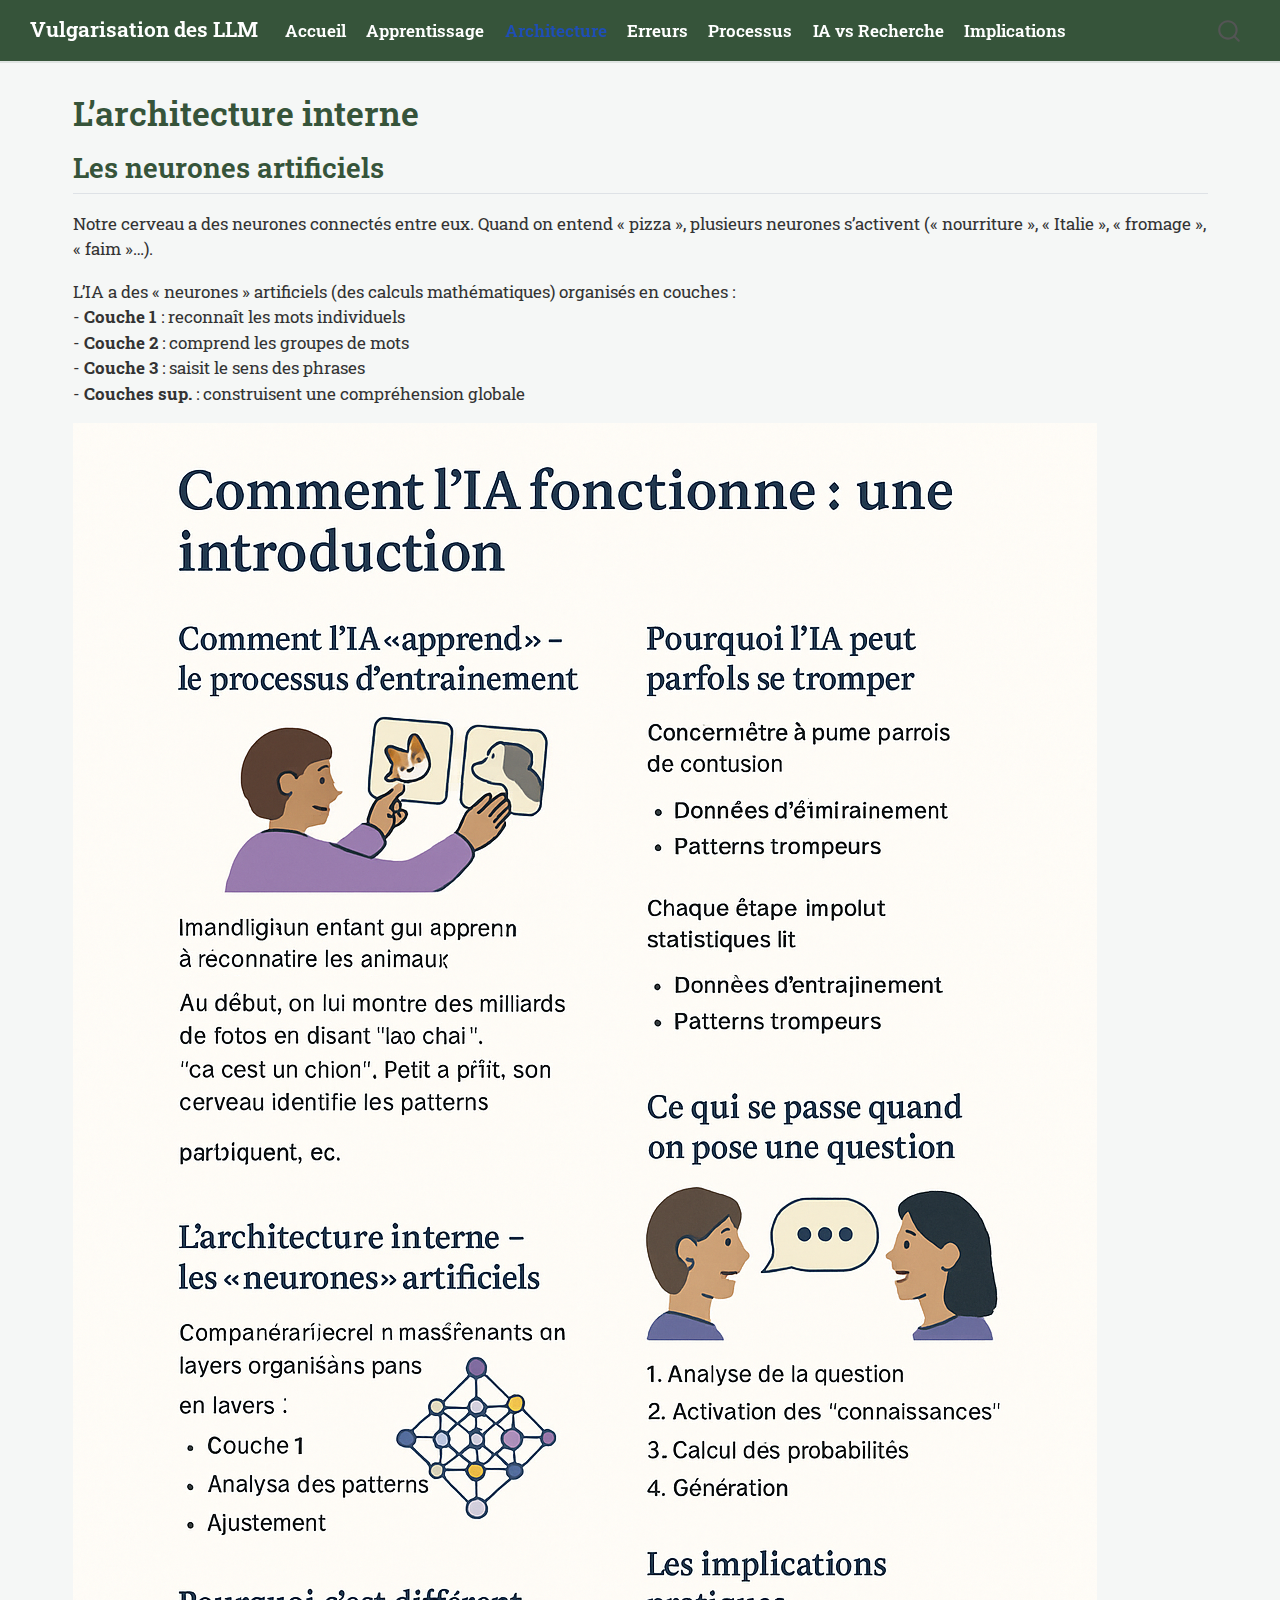
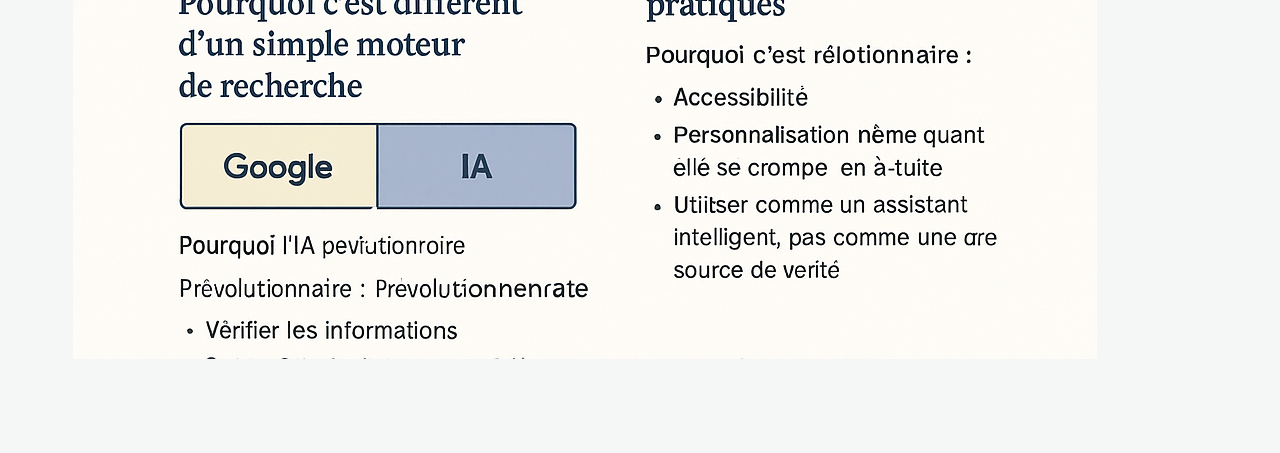
<file: architecture.html>
<!DOCTYPE html>
<html xmlns="http://www.w3.org/1999/xhtml" lang="en" xml:lang="en"><head>

<meta charset="utf-8">
<meta name="generator" content="quarto-1.7.32">

<meta name="viewport" content="width=device-width, initial-scale=1.0, user-scalable=yes">


<title>L’architecture interne – Vulgarisation des LLM</title>
<style>
code{white-space: pre-wrap;}
span.smallcaps{font-variant: small-caps;}
div.columns{display: flex; gap: min(4vw, 1.5em);}
div.column{flex: auto; overflow-x: auto;}
div.hanging-indent{margin-left: 1.5em; text-indent: -1.5em;}
ul.task-list{list-style: none;}
ul.task-list li input[type="checkbox"] {
  width: 0.8em;
  margin: 0 0.8em 0.2em -1em; /* quarto-specific, see https://github.com/quarto-dev/quarto-cli/issues/4556 */ 
  vertical-align: middle;
}
</style>


<script src="site_libs/quarto-nav/quarto-nav.js"></script>
<script src="site_libs/quarto-nav/headroom.min.js"></script>
<script src="site_libs/clipboard/clipboard.min.js"></script>
<script src="site_libs/quarto-search/autocomplete.umd.js"></script>
<script src="site_libs/quarto-search/fuse.min.js"></script>
<script src="site_libs/quarto-search/quarto-search.js"></script>
<meta name="quarto:offset" content="./">
<script src="site_libs/quarto-html/quarto.js" type="module"></script>
<script src="site_libs/quarto-html/tabsets/tabsets.js" type="module"></script>
<script src="site_libs/quarto-html/popper.min.js"></script>
<script src="site_libs/quarto-html/tippy.umd.min.js"></script>
<script src="site_libs/quarto-html/anchor.min.js"></script>
<link href="site_libs/quarto-html/tippy.css" rel="stylesheet">
<link href="site_libs/quarto-html/quarto-syntax-highlighting-37eea08aefeeee20ff55810ff984fec1.css" rel="stylesheet" id="quarto-text-highlighting-styles">
<script src="site_libs/bootstrap/bootstrap.min.js"></script>
<link href="site_libs/bootstrap/bootstrap-icons.css" rel="stylesheet">
<link href="site_libs/bootstrap/bootstrap-dfb324f25d9b1687192fa8be62ac8f9c.min.css" rel="stylesheet" append-hash="true" id="quarto-bootstrap" data-mode="light">
<script id="quarto-search-options" type="application/json">{
  "location": "navbar",
  "copy-button": false,
  "collapse-after": 3,
  "panel-placement": "end",
  "type": "overlay",
  "limit": 50,
  "keyboard-shortcut": [
    "f",
    "/",
    "s"
  ],
  "show-item-context": false,
  "language": {
    "search-no-results-text": "No results",
    "search-matching-documents-text": "matching documents",
    "search-copy-link-title": "Copy link to search",
    "search-hide-matches-text": "Hide additional matches",
    "search-more-match-text": "more match in this document",
    "search-more-matches-text": "more matches in this document",
    "search-clear-button-title": "Clear",
    "search-text-placeholder": "",
    "search-detached-cancel-button-title": "Cancel",
    "search-submit-button-title": "Submit",
    "search-label": "Search"
  }
}</script>


<link rel="stylesheet" href="styles.css">
</head>

<body class="nav-fixed quarto-light">

<div id="quarto-search-results"></div>
  <header id="quarto-header" class="headroom fixed-top">
    <nav class="navbar navbar-expand-lg " data-bs-theme="dark">
      <div class="navbar-container container-fluid">
      <div class="navbar-brand-container mx-auto">
    <a class="navbar-brand" href="./index.html">
    <span class="navbar-title">Vulgarisation des LLM</span>
    </a>
  </div>
            <div id="quarto-search" class="" title="Search"></div>
          <button class="navbar-toggler" type="button" data-bs-toggle="collapse" data-bs-target="#navbarCollapse" aria-controls="navbarCollapse" role="menu" aria-expanded="false" aria-label="Toggle navigation" onclick="if (window.quartoToggleHeadroom) { window.quartoToggleHeadroom(); }">
  <span class="navbar-toggler-icon"></span>
</button>
          <div class="collapse navbar-collapse" id="navbarCollapse">
            <ul class="navbar-nav navbar-nav-scroll me-auto">
  <li class="nav-item">
    <a class="nav-link" href="./index.html"> 
<span class="menu-text">Accueil</span></a>
  </li>  
  <li class="nav-item">
    <a class="nav-link" href="./apprentissage.html"> 
<span class="menu-text">Apprentissage</span></a>
  </li>  
  <li class="nav-item">
    <a class="nav-link active" href="./architecture.html" aria-current="page"> 
<span class="menu-text">Architecture</span></a>
  </li>  
  <li class="nav-item">
    <a class="nav-link" href="./erreurs.html"> 
<span class="menu-text">Erreurs</span></a>
  </li>  
  <li class="nav-item">
    <a class="nav-link" href="./processus.html"> 
<span class="menu-text">Processus</span></a>
  </li>  
  <li class="nav-item">
    <a class="nav-link" href="./difference.html"> 
<span class="menu-text">IA vs Recherche</span></a>
  </li>  
  <li class="nav-item">
    <a class="nav-link" href="./implications.html"> 
<span class="menu-text">Implications</span></a>
  </li>  
</ul>
          </div> <!-- /navcollapse -->
            <div class="quarto-navbar-tools">
</div>
      </div> <!-- /container-fluid -->
    </nav>
</header>
<!-- content -->
<div id="quarto-content" class="quarto-container page-columns page-rows-contents page-layout-full page-navbar">
<!-- sidebar -->
<!-- margin-sidebar -->
    
<!-- main -->
<main class="content column-page" id="quarto-document-content">

<header id="title-block-header" class="quarto-title-block default">
<div class="quarto-title">
<h1 class="title">L’architecture interne</h1>
</div>



<div class="quarto-title-meta column-page">

    
  
    
  </div>
  


</header>


<section id="les-neurones-artificiels" class="level2">
<h2 class="anchored" data-anchor-id="les-neurones-artificiels">Les neurones artificiels</h2>
<p>Notre cerveau a des neurones connectés entre eux. Quand on entend « pizza », plusieurs neurones s’activent (« nourriture », « Italie », « fromage », « faim »…).</p>
<p>L’IA a des « neurones » artificiels (des calculs mathématiques) organisés en couches :<br>
- <strong>Couche 1</strong> : reconnaît les mots individuels<br>
- <strong>Couche 2</strong> : comprend les groupes de mots<br>
- <strong>Couche 3</strong> : saisit le sens des phrases<br>
- <strong>Couches sup.</strong> : construisent une compréhension globale</p>
<p><img src="images/architecture.png" class="img-fluid"></p>


</section>

</main> <!-- /main -->
<script id="quarto-html-after-body" type="application/javascript">
  window.document.addEventListener("DOMContentLoaded", function (event) {
    const icon = "";
    const anchorJS = new window.AnchorJS();
    anchorJS.options = {
      placement: 'right',
      icon: icon
    };
    anchorJS.add('.anchored');
    const isCodeAnnotation = (el) => {
      for (const clz of el.classList) {
        if (clz.startsWith('code-annotation-')) {                     
          return true;
        }
      }
      return false;
    }
    const onCopySuccess = function(e) {
      // button target
      const button = e.trigger;
      // don't keep focus
      button.blur();
      // flash "checked"
      button.classList.add('code-copy-button-checked');
      var currentTitle = button.getAttribute("title");
      button.setAttribute("title", "Copied!");
      let tooltip;
      if (window.bootstrap) {
        button.setAttribute("data-bs-toggle", "tooltip");
        button.setAttribute("data-bs-placement", "left");
        button.setAttribute("data-bs-title", "Copied!");
        tooltip = new bootstrap.Tooltip(button, 
          { trigger: "manual", 
            customClass: "code-copy-button-tooltip",
            offset: [0, -8]});
        tooltip.show();    
      }
      setTimeout(function() {
        if (tooltip) {
          tooltip.hide();
          button.removeAttribute("data-bs-title");
          button.removeAttribute("data-bs-toggle");
          button.removeAttribute("data-bs-placement");
        }
        button.setAttribute("title", currentTitle);
        button.classList.remove('code-copy-button-checked');
      }, 1000);
      // clear code selection
      e.clearSelection();
    }
    const getTextToCopy = function(trigger) {
        const codeEl = trigger.previousElementSibling.cloneNode(true);
        for (const childEl of codeEl.children) {
          if (isCodeAnnotation(childEl)) {
            childEl.remove();
          }
        }
        return codeEl.innerText;
    }
    const clipboard = new window.ClipboardJS('.code-copy-button:not([data-in-quarto-modal])', {
      text: getTextToCopy
    });
    clipboard.on('success', onCopySuccess);
    if (window.document.getElementById('quarto-embedded-source-code-modal')) {
      const clipboardModal = new window.ClipboardJS('.code-copy-button[data-in-quarto-modal]', {
        text: getTextToCopy,
        container: window.document.getElementById('quarto-embedded-source-code-modal')
      });
      clipboardModal.on('success', onCopySuccess);
    }
      var localhostRegex = new RegExp(/^(?:http|https):\/\/localhost\:?[0-9]*\//);
      var mailtoRegex = new RegExp(/^mailto:/);
        var filterRegex = new RegExp("https:\/\/MaryleneH\.github\.io\/Vulgarisation_LLM\/");
      var isInternal = (href) => {
          return filterRegex.test(href) || localhostRegex.test(href) || mailtoRegex.test(href);
      }
      // Inspect non-navigation links and adorn them if external
     var links = window.document.querySelectorAll('a[href]:not(.nav-link):not(.navbar-brand):not(.toc-action):not(.sidebar-link):not(.sidebar-item-toggle):not(.pagination-link):not(.no-external):not([aria-hidden]):not(.dropdown-item):not(.quarto-navigation-tool):not(.about-link)');
      for (var i=0; i<links.length; i++) {
        const link = links[i];
        if (!isInternal(link.href)) {
          // undo the damage that might have been done by quarto-nav.js in the case of
          // links that we want to consider external
          if (link.dataset.originalHref !== undefined) {
            link.href = link.dataset.originalHref;
          }
        }
      }
    function tippyHover(el, contentFn, onTriggerFn, onUntriggerFn) {
      const config = {
        allowHTML: true,
        maxWidth: 500,
        delay: 100,
        arrow: false,
        appendTo: function(el) {
            return el.parentElement;
        },
        interactive: true,
        interactiveBorder: 10,
        theme: 'quarto',
        placement: 'bottom-start',
      };
      if (contentFn) {
        config.content = contentFn;
      }
      if (onTriggerFn) {
        config.onTrigger = onTriggerFn;
      }
      if (onUntriggerFn) {
        config.onUntrigger = onUntriggerFn;
      }
      window.tippy(el, config); 
    }
    const noterefs = window.document.querySelectorAll('a[role="doc-noteref"]');
    for (var i=0; i<noterefs.length; i++) {
      const ref = noterefs[i];
      tippyHover(ref, function() {
        // use id or data attribute instead here
        let href = ref.getAttribute('data-footnote-href') || ref.getAttribute('href');
        try { href = new URL(href).hash; } catch {}
        const id = href.replace(/^#\/?/, "");
        const note = window.document.getElementById(id);
        if (note) {
          return note.innerHTML;
        } else {
          return "";
        }
      });
    }
    const xrefs = window.document.querySelectorAll('a.quarto-xref');
    const processXRef = (id, note) => {
      // Strip column container classes
      const stripColumnClz = (el) => {
        el.classList.remove("page-full", "page-columns");
        if (el.children) {
          for (const child of el.children) {
            stripColumnClz(child);
          }
        }
      }
      stripColumnClz(note)
      if (id === null || id.startsWith('sec-')) {
        // Special case sections, only their first couple elements
        const container = document.createElement("div");
        if (note.children && note.children.length > 2) {
          container.appendChild(note.children[0].cloneNode(true));
          for (let i = 1; i < note.children.length; i++) {
            const child = note.children[i];
            if (child.tagName === "P" && child.innerText === "") {
              continue;
            } else {
              container.appendChild(child.cloneNode(true));
              break;
            }
          }
          if (window.Quarto?.typesetMath) {
            window.Quarto.typesetMath(container);
          }
          return container.innerHTML
        } else {
          if (window.Quarto?.typesetMath) {
            window.Quarto.typesetMath(note);
          }
          return note.innerHTML;
        }
      } else {
        // Remove any anchor links if they are present
        const anchorLink = note.querySelector('a.anchorjs-link');
        if (anchorLink) {
          anchorLink.remove();
        }
        if (window.Quarto?.typesetMath) {
          window.Quarto.typesetMath(note);
        }
        if (note.classList.contains("callout")) {
          return note.outerHTML;
        } else {
          return note.innerHTML;
        }
      }
    }
    for (var i=0; i<xrefs.length; i++) {
      const xref = xrefs[i];
      tippyHover(xref, undefined, function(instance) {
        instance.disable();
        let url = xref.getAttribute('href');
        let hash = undefined; 
        if (url.startsWith('#')) {
          hash = url;
        } else {
          try { hash = new URL(url).hash; } catch {}
        }
        if (hash) {
          const id = hash.replace(/^#\/?/, "");
          const note = window.document.getElementById(id);
          if (note !== null) {
            try {
              const html = processXRef(id, note.cloneNode(true));
              instance.setContent(html);
            } finally {
              instance.enable();
              instance.show();
            }
          } else {
            // See if we can fetch this
            fetch(url.split('#')[0])
            .then(res => res.text())
            .then(html => {
              const parser = new DOMParser();
              const htmlDoc = parser.parseFromString(html, "text/html");
              const note = htmlDoc.getElementById(id);
              if (note !== null) {
                const html = processXRef(id, note);
                instance.setContent(html);
              } 
            }).finally(() => {
              instance.enable();
              instance.show();
            });
          }
        } else {
          // See if we can fetch a full url (with no hash to target)
          // This is a special case and we should probably do some content thinning / targeting
          fetch(url)
          .then(res => res.text())
          .then(html => {
            const parser = new DOMParser();
            const htmlDoc = parser.parseFromString(html, "text/html");
            const note = htmlDoc.querySelector('main.content');
            if (note !== null) {
              // This should only happen for chapter cross references
              // (since there is no id in the URL)
              // remove the first header
              if (note.children.length > 0 && note.children[0].tagName === "HEADER") {
                note.children[0].remove();
              }
              const html = processXRef(null, note);
              instance.setContent(html);
            } 
          }).finally(() => {
            instance.enable();
            instance.show();
          });
        }
      }, function(instance) {
      });
    }
        let selectedAnnoteEl;
        const selectorForAnnotation = ( cell, annotation) => {
          let cellAttr = 'data-code-cell="' + cell + '"';
          let lineAttr = 'data-code-annotation="' +  annotation + '"';
          const selector = 'span[' + cellAttr + '][' + lineAttr + ']';
          return selector;
        }
        const selectCodeLines = (annoteEl) => {
          const doc = window.document;
          const targetCell = annoteEl.getAttribute("data-target-cell");
          const targetAnnotation = annoteEl.getAttribute("data-target-annotation");
          const annoteSpan = window.document.querySelector(selectorForAnnotation(targetCell, targetAnnotation));
          const lines = annoteSpan.getAttribute("data-code-lines").split(",");
          const lineIds = lines.map((line) => {
            return targetCell + "-" + line;
          })
          let top = null;
          let height = null;
          let parent = null;
          if (lineIds.length > 0) {
              //compute the position of the single el (top and bottom and make a div)
              const el = window.document.getElementById(lineIds[0]);
              top = el.offsetTop;
              height = el.offsetHeight;
              parent = el.parentElement.parentElement;
            if (lineIds.length > 1) {
              const lastEl = window.document.getElementById(lineIds[lineIds.length - 1]);
              const bottom = lastEl.offsetTop + lastEl.offsetHeight;
              height = bottom - top;
            }
            if (top !== null && height !== null && parent !== null) {
              // cook up a div (if necessary) and position it 
              let div = window.document.getElementById("code-annotation-line-highlight");
              if (div === null) {
                div = window.document.createElement("div");
                div.setAttribute("id", "code-annotation-line-highlight");
                div.style.position = 'absolute';
                parent.appendChild(div);
              }
              div.style.top = top - 2 + "px";
              div.style.height = height + 4 + "px";
              div.style.left = 0;
              let gutterDiv = window.document.getElementById("code-annotation-line-highlight-gutter");
              if (gutterDiv === null) {
                gutterDiv = window.document.createElement("div");
                gutterDiv.setAttribute("id", "code-annotation-line-highlight-gutter");
                gutterDiv.style.position = 'absolute';
                const codeCell = window.document.getElementById(targetCell);
                const gutter = codeCell.querySelector('.code-annotation-gutter');
                gutter.appendChild(gutterDiv);
              }
              gutterDiv.style.top = top - 2 + "px";
              gutterDiv.style.height = height + 4 + "px";
            }
            selectedAnnoteEl = annoteEl;
          }
        };
        const unselectCodeLines = () => {
          const elementsIds = ["code-annotation-line-highlight", "code-annotation-line-highlight-gutter"];
          elementsIds.forEach((elId) => {
            const div = window.document.getElementById(elId);
            if (div) {
              div.remove();
            }
          });
          selectedAnnoteEl = undefined;
        };
          // Handle positioning of the toggle
      window.addEventListener(
        "resize",
        throttle(() => {
          elRect = undefined;
          if (selectedAnnoteEl) {
            selectCodeLines(selectedAnnoteEl);
          }
        }, 10)
      );
      function throttle(fn, ms) {
      let throttle = false;
      let timer;
        return (...args) => {
          if(!throttle) { // first call gets through
              fn.apply(this, args);
              throttle = true;
          } else { // all the others get throttled
              if(timer) clearTimeout(timer); // cancel #2
              timer = setTimeout(() => {
                fn.apply(this, args);
                timer = throttle = false;
              }, ms);
          }
        };
      }
        // Attach click handler to the DT
        const annoteDls = window.document.querySelectorAll('dt[data-target-cell]');
        for (const annoteDlNode of annoteDls) {
          annoteDlNode.addEventListener('click', (event) => {
            const clickedEl = event.target;
            if (clickedEl !== selectedAnnoteEl) {
              unselectCodeLines();
              const activeEl = window.document.querySelector('dt[data-target-cell].code-annotation-active');
              if (activeEl) {
                activeEl.classList.remove('code-annotation-active');
              }
              selectCodeLines(clickedEl);
              clickedEl.classList.add('code-annotation-active');
            } else {
              // Unselect the line
              unselectCodeLines();
              clickedEl.classList.remove('code-annotation-active');
            }
          });
        }
    const findCites = (el) => {
      const parentEl = el.parentElement;
      if (parentEl) {
        const cites = parentEl.dataset.cites;
        if (cites) {
          return {
            el,
            cites: cites.split(' ')
          };
        } else {
          return findCites(el.parentElement)
        }
      } else {
        return undefined;
      }
    };
    var bibliorefs = window.document.querySelectorAll('a[role="doc-biblioref"]');
    for (var i=0; i<bibliorefs.length; i++) {
      const ref = bibliorefs[i];
      const citeInfo = findCites(ref);
      if (citeInfo) {
        tippyHover(citeInfo.el, function() {
          var popup = window.document.createElement('div');
          citeInfo.cites.forEach(function(cite) {
            var citeDiv = window.document.createElement('div');
            citeDiv.classList.add('hanging-indent');
            citeDiv.classList.add('csl-entry');
            var biblioDiv = window.document.getElementById('ref-' + cite);
            if (biblioDiv) {
              citeDiv.innerHTML = biblioDiv.innerHTML;
            }
            popup.appendChild(citeDiv);
          });
          return popup.innerHTML;
        });
      }
    }
  });
  </script>
</div> <!-- /content -->




</body></html>
</file>
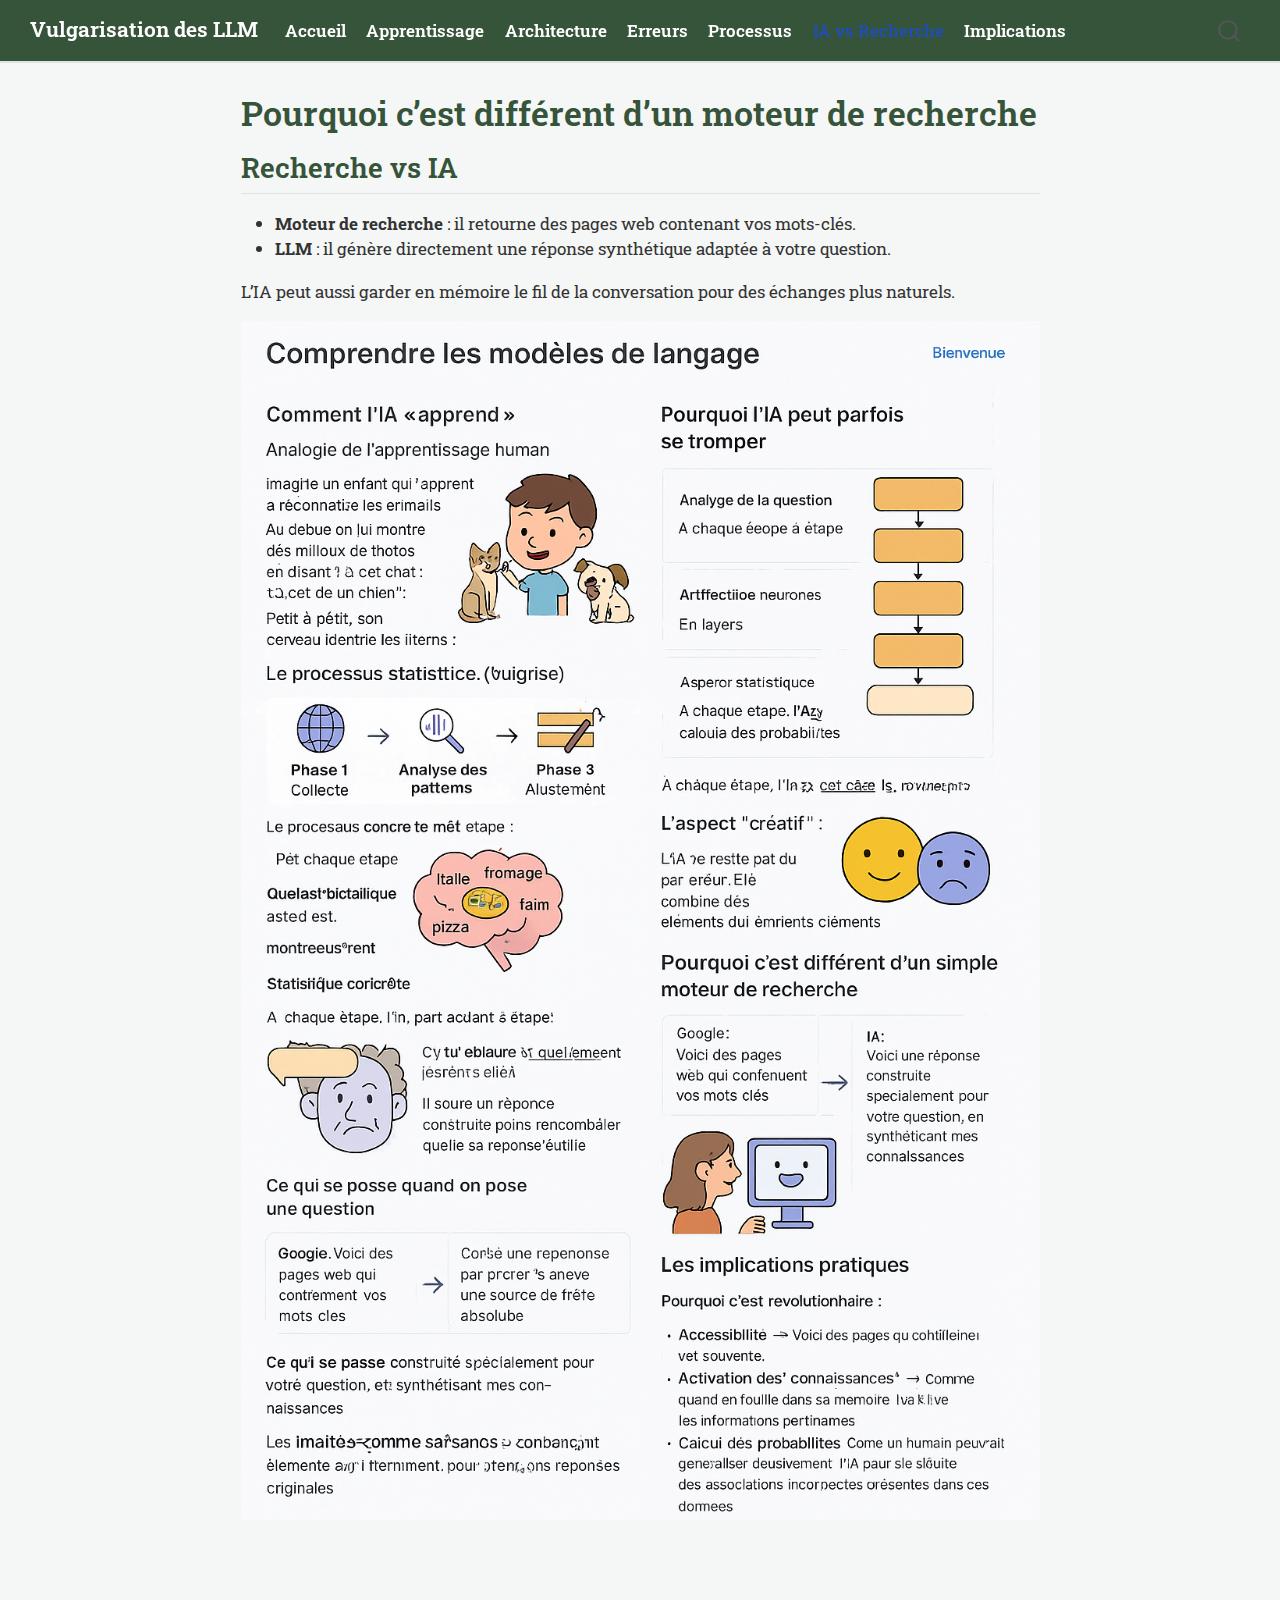
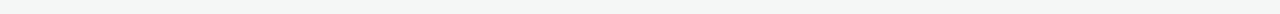
<file: difference.html>
<!DOCTYPE html>
<html xmlns="http://www.w3.org/1999/xhtml" lang="en" xml:lang="en"><head>

<meta charset="utf-8">
<meta name="generator" content="quarto-1.7.32">

<meta name="viewport" content="width=device-width, initial-scale=1.0, user-scalable=yes">


<title>Pourquoi c’est différent d’un moteur de recherche – Vulgarisation des LLM</title>
<style>
code{white-space: pre-wrap;}
span.smallcaps{font-variant: small-caps;}
div.columns{display: flex; gap: min(4vw, 1.5em);}
div.column{flex: auto; overflow-x: auto;}
div.hanging-indent{margin-left: 1.5em; text-indent: -1.5em;}
ul.task-list{list-style: none;}
ul.task-list li input[type="checkbox"] {
  width: 0.8em;
  margin: 0 0.8em 0.2em -1em; /* quarto-specific, see https://github.com/quarto-dev/quarto-cli/issues/4556 */ 
  vertical-align: middle;
}
</style>


<script src="site_libs/quarto-nav/quarto-nav.js"></script>
<script src="site_libs/quarto-nav/headroom.min.js"></script>
<script src="site_libs/clipboard/clipboard.min.js"></script>
<script src="site_libs/quarto-search/autocomplete.umd.js"></script>
<script src="site_libs/quarto-search/fuse.min.js"></script>
<script src="site_libs/quarto-search/quarto-search.js"></script>
<meta name="quarto:offset" content="./">
<script src="site_libs/quarto-html/quarto.js" type="module"></script>
<script src="site_libs/quarto-html/tabsets/tabsets.js" type="module"></script>
<script src="site_libs/quarto-html/popper.min.js"></script>
<script src="site_libs/quarto-html/tippy.umd.min.js"></script>
<script src="site_libs/quarto-html/anchor.min.js"></script>
<link href="site_libs/quarto-html/tippy.css" rel="stylesheet">
<link href="site_libs/quarto-html/quarto-syntax-highlighting-37eea08aefeeee20ff55810ff984fec1.css" rel="stylesheet" id="quarto-text-highlighting-styles">
<script src="site_libs/bootstrap/bootstrap.min.js"></script>
<link href="site_libs/bootstrap/bootstrap-icons.css" rel="stylesheet">
<link href="site_libs/bootstrap/bootstrap-dfb324f25d9b1687192fa8be62ac8f9c.min.css" rel="stylesheet" append-hash="true" id="quarto-bootstrap" data-mode="light">
<script id="quarto-search-options" type="application/json">{
  "location": "navbar",
  "copy-button": false,
  "collapse-after": 3,
  "panel-placement": "end",
  "type": "overlay",
  "limit": 50,
  "keyboard-shortcut": [
    "f",
    "/",
    "s"
  ],
  "show-item-context": false,
  "language": {
    "search-no-results-text": "No results",
    "search-matching-documents-text": "matching documents",
    "search-copy-link-title": "Copy link to search",
    "search-hide-matches-text": "Hide additional matches",
    "search-more-match-text": "more match in this document",
    "search-more-matches-text": "more matches in this document",
    "search-clear-button-title": "Clear",
    "search-text-placeholder": "",
    "search-detached-cancel-button-title": "Cancel",
    "search-submit-button-title": "Submit",
    "search-label": "Search"
  }
}</script>


<link rel="stylesheet" href="styles.css">
</head>

<body class="nav-fixed fullcontent quarto-light">

<div id="quarto-search-results"></div>
  <header id="quarto-header" class="headroom fixed-top">
    <nav class="navbar navbar-expand-lg " data-bs-theme="dark">
      <div class="navbar-container container-fluid">
      <div class="navbar-brand-container mx-auto">
    <a class="navbar-brand" href="./index.html">
    <span class="navbar-title">Vulgarisation des LLM</span>
    </a>
  </div>
            <div id="quarto-search" class="" title="Search"></div>
          <button class="navbar-toggler" type="button" data-bs-toggle="collapse" data-bs-target="#navbarCollapse" aria-controls="navbarCollapse" role="menu" aria-expanded="false" aria-label="Toggle navigation" onclick="if (window.quartoToggleHeadroom) { window.quartoToggleHeadroom(); }">
  <span class="navbar-toggler-icon"></span>
</button>
          <div class="collapse navbar-collapse" id="navbarCollapse">
            <ul class="navbar-nav navbar-nav-scroll me-auto">
  <li class="nav-item">
    <a class="nav-link" href="./index.html"> 
<span class="menu-text">Accueil</span></a>
  </li>  
  <li class="nav-item">
    <a class="nav-link" href="./apprentissage.qmd"> 
<span class="menu-text">Apprentissage</span></a>
  </li>  
  <li class="nav-item">
    <a class="nav-link" href="./architecture.html"> 
<span class="menu-text">Architecture</span></a>
  </li>  
  <li class="nav-item">
    <a class="nav-link" href="./erreurs.html"> 
<span class="menu-text">Erreurs</span></a>
  </li>  
  <li class="nav-item">
    <a class="nav-link" href="./processus.html"> 
<span class="menu-text">Processus</span></a>
  </li>  
  <li class="nav-item">
    <a class="nav-link active" href="./difference.html" aria-current="page"> 
<span class="menu-text">IA vs Recherche</span></a>
  </li>  
  <li class="nav-item">
    <a class="nav-link" href="./implications.html"> 
<span class="menu-text">Implications</span></a>
  </li>  
</ul>
          </div> <!-- /navcollapse -->
            <div class="quarto-navbar-tools">
</div>
      </div> <!-- /container-fluid -->
    </nav>
</header>
<!-- content -->
<div id="quarto-content" class="quarto-container page-columns page-rows-contents page-layout-article page-navbar">
<!-- sidebar -->
<!-- margin-sidebar -->
    
<!-- main -->
<main class="content" id="quarto-document-content">

<header id="title-block-header" class="quarto-title-block default">
<div class="quarto-title">
<h1 class="title">Pourquoi c’est différent d’un moteur de recherche</h1>
</div>



<div class="quarto-title-meta">

    
  
    
  </div>
  


</header>


<section id="recherche-vs-ia" class="level2">
<h2 class="anchored" data-anchor-id="recherche-vs-ia">Recherche vs IA</h2>
<ul>
<li><strong>Moteur de recherche</strong> : il retourne des pages web contenant vos mots-clés.<br>
</li>
<li><strong>LLM</strong> : il génère directement une réponse synthétique adaptée à votre question.</li>
</ul>
<p>L’IA peut aussi garder en mémoire le fil de la conversation pour des échanges plus naturels.</p>
<p><img src="images/difference.png" class="img-fluid"></p>


</section>

</main> <!-- /main -->
<script id="quarto-html-after-body" type="application/javascript">
  window.document.addEventListener("DOMContentLoaded", function (event) {
    const icon = "";
    const anchorJS = new window.AnchorJS();
    anchorJS.options = {
      placement: 'right',
      icon: icon
    };
    anchorJS.add('.anchored');
    const isCodeAnnotation = (el) => {
      for (const clz of el.classList) {
        if (clz.startsWith('code-annotation-')) {                     
          return true;
        }
      }
      return false;
    }
    const onCopySuccess = function(e) {
      // button target
      const button = e.trigger;
      // don't keep focus
      button.blur();
      // flash "checked"
      button.classList.add('code-copy-button-checked');
      var currentTitle = button.getAttribute("title");
      button.setAttribute("title", "Copied!");
      let tooltip;
      if (window.bootstrap) {
        button.setAttribute("data-bs-toggle", "tooltip");
        button.setAttribute("data-bs-placement", "left");
        button.setAttribute("data-bs-title", "Copied!");
        tooltip = new bootstrap.Tooltip(button, 
          { trigger: "manual", 
            customClass: "code-copy-button-tooltip",
            offset: [0, -8]});
        tooltip.show();    
      }
      setTimeout(function() {
        if (tooltip) {
          tooltip.hide();
          button.removeAttribute("data-bs-title");
          button.removeAttribute("data-bs-toggle");
          button.removeAttribute("data-bs-placement");
        }
        button.setAttribute("title", currentTitle);
        button.classList.remove('code-copy-button-checked');
      }, 1000);
      // clear code selection
      e.clearSelection();
    }
    const getTextToCopy = function(trigger) {
        const codeEl = trigger.previousElementSibling.cloneNode(true);
        for (const childEl of codeEl.children) {
          if (isCodeAnnotation(childEl)) {
            childEl.remove();
          }
        }
        return codeEl.innerText;
    }
    const clipboard = new window.ClipboardJS('.code-copy-button:not([data-in-quarto-modal])', {
      text: getTextToCopy
    });
    clipboard.on('success', onCopySuccess);
    if (window.document.getElementById('quarto-embedded-source-code-modal')) {
      const clipboardModal = new window.ClipboardJS('.code-copy-button[data-in-quarto-modal]', {
        text: getTextToCopy,
        container: window.document.getElementById('quarto-embedded-source-code-modal')
      });
      clipboardModal.on('success', onCopySuccess);
    }
      var localhostRegex = new RegExp(/^(?:http|https):\/\/localhost\:?[0-9]*\//);
      var mailtoRegex = new RegExp(/^mailto:/);
        var filterRegex = new RegExp('/' + window.location.host + '/');
      var isInternal = (href) => {
          return filterRegex.test(href) || localhostRegex.test(href) || mailtoRegex.test(href);
      }
      // Inspect non-navigation links and adorn them if external
     var links = window.document.querySelectorAll('a[href]:not(.nav-link):not(.navbar-brand):not(.toc-action):not(.sidebar-link):not(.sidebar-item-toggle):not(.pagination-link):not(.no-external):not([aria-hidden]):not(.dropdown-item):not(.quarto-navigation-tool):not(.about-link)');
      for (var i=0; i<links.length; i++) {
        const link = links[i];
        if (!isInternal(link.href)) {
          // undo the damage that might have been done by quarto-nav.js in the case of
          // links that we want to consider external
          if (link.dataset.originalHref !== undefined) {
            link.href = link.dataset.originalHref;
          }
        }
      }
    function tippyHover(el, contentFn, onTriggerFn, onUntriggerFn) {
      const config = {
        allowHTML: true,
        maxWidth: 500,
        delay: 100,
        arrow: false,
        appendTo: function(el) {
            return el.parentElement;
        },
        interactive: true,
        interactiveBorder: 10,
        theme: 'quarto',
        placement: 'bottom-start',
      };
      if (contentFn) {
        config.content = contentFn;
      }
      if (onTriggerFn) {
        config.onTrigger = onTriggerFn;
      }
      if (onUntriggerFn) {
        config.onUntrigger = onUntriggerFn;
      }
      window.tippy(el, config); 
    }
    const noterefs = window.document.querySelectorAll('a[role="doc-noteref"]');
    for (var i=0; i<noterefs.length; i++) {
      const ref = noterefs[i];
      tippyHover(ref, function() {
        // use id or data attribute instead here
        let href = ref.getAttribute('data-footnote-href') || ref.getAttribute('href');
        try { href = new URL(href).hash; } catch {}
        const id = href.replace(/^#\/?/, "");
        const note = window.document.getElementById(id);
        if (note) {
          return note.innerHTML;
        } else {
          return "";
        }
      });
    }
    const xrefs = window.document.querySelectorAll('a.quarto-xref');
    const processXRef = (id, note) => {
      // Strip column container classes
      const stripColumnClz = (el) => {
        el.classList.remove("page-full", "page-columns");
        if (el.children) {
          for (const child of el.children) {
            stripColumnClz(child);
          }
        }
      }
      stripColumnClz(note)
      if (id === null || id.startsWith('sec-')) {
        // Special case sections, only their first couple elements
        const container = document.createElement("div");
        if (note.children && note.children.length > 2) {
          container.appendChild(note.children[0].cloneNode(true));
          for (let i = 1; i < note.children.length; i++) {
            const child = note.children[i];
            if (child.tagName === "P" && child.innerText === "") {
              continue;
            } else {
              container.appendChild(child.cloneNode(true));
              break;
            }
          }
          if (window.Quarto?.typesetMath) {
            window.Quarto.typesetMath(container);
          }
          return container.innerHTML
        } else {
          if (window.Quarto?.typesetMath) {
            window.Quarto.typesetMath(note);
          }
          return note.innerHTML;
        }
      } else {
        // Remove any anchor links if they are present
        const anchorLink = note.querySelector('a.anchorjs-link');
        if (anchorLink) {
          anchorLink.remove();
        }
        if (window.Quarto?.typesetMath) {
          window.Quarto.typesetMath(note);
        }
        if (note.classList.contains("callout")) {
          return note.outerHTML;
        } else {
          return note.innerHTML;
        }
      }
    }
    for (var i=0; i<xrefs.length; i++) {
      const xref = xrefs[i];
      tippyHover(xref, undefined, function(instance) {
        instance.disable();
        let url = xref.getAttribute('href');
        let hash = undefined; 
        if (url.startsWith('#')) {
          hash = url;
        } else {
          try { hash = new URL(url).hash; } catch {}
        }
        if (hash) {
          const id = hash.replace(/^#\/?/, "");
          const note = window.document.getElementById(id);
          if (note !== null) {
            try {
              const html = processXRef(id, note.cloneNode(true));
              instance.setContent(html);
            } finally {
              instance.enable();
              instance.show();
            }
          } else {
            // See if we can fetch this
            fetch(url.split('#')[0])
            .then(res => res.text())
            .then(html => {
              const parser = new DOMParser();
              const htmlDoc = parser.parseFromString(html, "text/html");
              const note = htmlDoc.getElementById(id);
              if (note !== null) {
                const html = processXRef(id, note);
                instance.setContent(html);
              } 
            }).finally(() => {
              instance.enable();
              instance.show();
            });
          }
        } else {
          // See if we can fetch a full url (with no hash to target)
          // This is a special case and we should probably do some content thinning / targeting
          fetch(url)
          .then(res => res.text())
          .then(html => {
            const parser = new DOMParser();
            const htmlDoc = parser.parseFromString(html, "text/html");
            const note = htmlDoc.querySelector('main.content');
            if (note !== null) {
              // This should only happen for chapter cross references
              // (since there is no id in the URL)
              // remove the first header
              if (note.children.length > 0 && note.children[0].tagName === "HEADER") {
                note.children[0].remove();
              }
              const html = processXRef(null, note);
              instance.setContent(html);
            } 
          }).finally(() => {
            instance.enable();
            instance.show();
          });
        }
      }, function(instance) {
      });
    }
        let selectedAnnoteEl;
        const selectorForAnnotation = ( cell, annotation) => {
          let cellAttr = 'data-code-cell="' + cell + '"';
          let lineAttr = 'data-code-annotation="' +  annotation + '"';
          const selector = 'span[' + cellAttr + '][' + lineAttr + ']';
          return selector;
        }
        const selectCodeLines = (annoteEl) => {
          const doc = window.document;
          const targetCell = annoteEl.getAttribute("data-target-cell");
          const targetAnnotation = annoteEl.getAttribute("data-target-annotation");
          const annoteSpan = window.document.querySelector(selectorForAnnotation(targetCell, targetAnnotation));
          const lines = annoteSpan.getAttribute("data-code-lines").split(",");
          const lineIds = lines.map((line) => {
            return targetCell + "-" + line;
          })
          let top = null;
          let height = null;
          let parent = null;
          if (lineIds.length > 0) {
              //compute the position of the single el (top and bottom and make a div)
              const el = window.document.getElementById(lineIds[0]);
              top = el.offsetTop;
              height = el.offsetHeight;
              parent = el.parentElement.parentElement;
            if (lineIds.length > 1) {
              const lastEl = window.document.getElementById(lineIds[lineIds.length - 1]);
              const bottom = lastEl.offsetTop + lastEl.offsetHeight;
              height = bottom - top;
            }
            if (top !== null && height !== null && parent !== null) {
              // cook up a div (if necessary) and position it 
              let div = window.document.getElementById("code-annotation-line-highlight");
              if (div === null) {
                div = window.document.createElement("div");
                div.setAttribute("id", "code-annotation-line-highlight");
                div.style.position = 'absolute';
                parent.appendChild(div);
              }
              div.style.top = top - 2 + "px";
              div.style.height = height + 4 + "px";
              div.style.left = 0;
              let gutterDiv = window.document.getElementById("code-annotation-line-highlight-gutter");
              if (gutterDiv === null) {
                gutterDiv = window.document.createElement("div");
                gutterDiv.setAttribute("id", "code-annotation-line-highlight-gutter");
                gutterDiv.style.position = 'absolute';
                const codeCell = window.document.getElementById(targetCell);
                const gutter = codeCell.querySelector('.code-annotation-gutter');
                gutter.appendChild(gutterDiv);
              }
              gutterDiv.style.top = top - 2 + "px";
              gutterDiv.style.height = height + 4 + "px";
            }
            selectedAnnoteEl = annoteEl;
          }
        };
        const unselectCodeLines = () => {
          const elementsIds = ["code-annotation-line-highlight", "code-annotation-line-highlight-gutter"];
          elementsIds.forEach((elId) => {
            const div = window.document.getElementById(elId);
            if (div) {
              div.remove();
            }
          });
          selectedAnnoteEl = undefined;
        };
          // Handle positioning of the toggle
      window.addEventListener(
        "resize",
        throttle(() => {
          elRect = undefined;
          if (selectedAnnoteEl) {
            selectCodeLines(selectedAnnoteEl);
          }
        }, 10)
      );
      function throttle(fn, ms) {
      let throttle = false;
      let timer;
        return (...args) => {
          if(!throttle) { // first call gets through
              fn.apply(this, args);
              throttle = true;
          } else { // all the others get throttled
              if(timer) clearTimeout(timer); // cancel #2
              timer = setTimeout(() => {
                fn.apply(this, args);
                timer = throttle = false;
              }, ms);
          }
        };
      }
        // Attach click handler to the DT
        const annoteDls = window.document.querySelectorAll('dt[data-target-cell]');
        for (const annoteDlNode of annoteDls) {
          annoteDlNode.addEventListener('click', (event) => {
            const clickedEl = event.target;
            if (clickedEl !== selectedAnnoteEl) {
              unselectCodeLines();
              const activeEl = window.document.querySelector('dt[data-target-cell].code-annotation-active');
              if (activeEl) {
                activeEl.classList.remove('code-annotation-active');
              }
              selectCodeLines(clickedEl);
              clickedEl.classList.add('code-annotation-active');
            } else {
              // Unselect the line
              unselectCodeLines();
              clickedEl.classList.remove('code-annotation-active');
            }
          });
        }
    const findCites = (el) => {
      const parentEl = el.parentElement;
      if (parentEl) {
        const cites = parentEl.dataset.cites;
        if (cites) {
          return {
            el,
            cites: cites.split(' ')
          };
        } else {
          return findCites(el.parentElement)
        }
      } else {
        return undefined;
      }
    };
    var bibliorefs = window.document.querySelectorAll('a[role="doc-biblioref"]');
    for (var i=0; i<bibliorefs.length; i++) {
      const ref = bibliorefs[i];
      const citeInfo = findCites(ref);
      if (citeInfo) {
        tippyHover(citeInfo.el, function() {
          var popup = window.document.createElement('div');
          citeInfo.cites.forEach(function(cite) {
            var citeDiv = window.document.createElement('div');
            citeDiv.classList.add('hanging-indent');
            citeDiv.classList.add('csl-entry');
            var biblioDiv = window.document.getElementById('ref-' + cite);
            if (biblioDiv) {
              citeDiv.innerHTML = biblioDiv.innerHTML;
            }
            popup.appendChild(citeDiv);
          });
          return popup.innerHTML;
        });
      }
    }
  });
  </script>
</div> <!-- /content -->




</body></html>
</file>
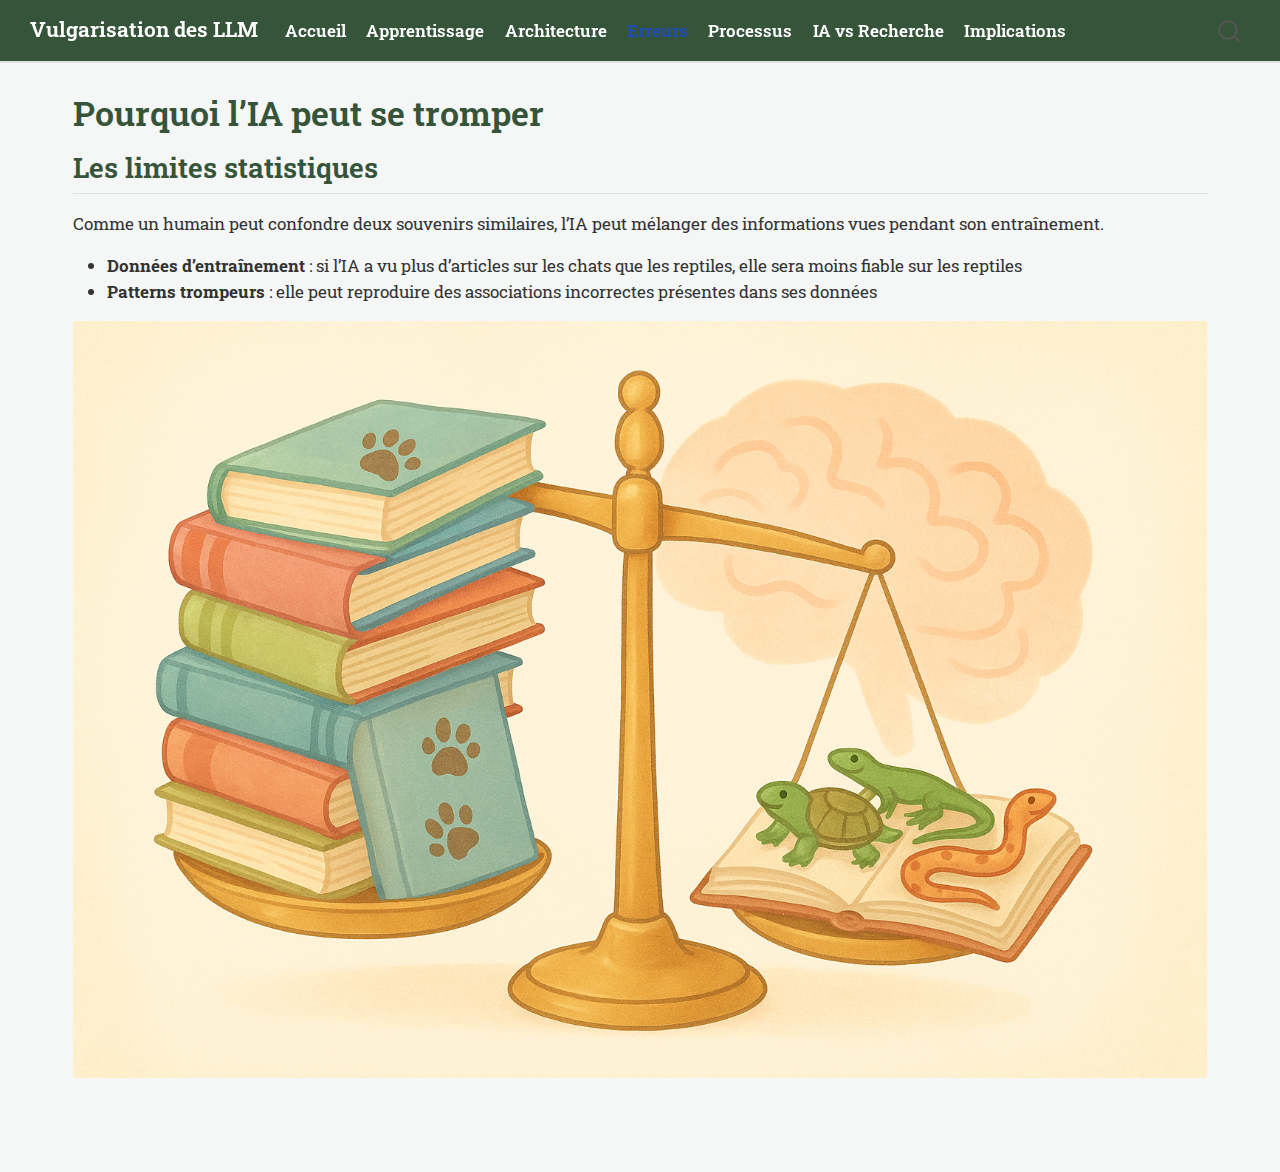
<file: erreurs.html>
<!DOCTYPE html>
<html xmlns="http://www.w3.org/1999/xhtml" lang="en" xml:lang="en"><head>

<meta charset="utf-8">
<meta name="generator" content="quarto-1.7.32">

<meta name="viewport" content="width=device-width, initial-scale=1.0, user-scalable=yes">


<title>Pourquoi l’IA peut se tromper – Vulgarisation des LLM</title>
<style>
code{white-space: pre-wrap;}
span.smallcaps{font-variant: small-caps;}
div.columns{display: flex; gap: min(4vw, 1.5em);}
div.column{flex: auto; overflow-x: auto;}
div.hanging-indent{margin-left: 1.5em; text-indent: -1.5em;}
ul.task-list{list-style: none;}
ul.task-list li input[type="checkbox"] {
  width: 0.8em;
  margin: 0 0.8em 0.2em -1em; /* quarto-specific, see https://github.com/quarto-dev/quarto-cli/issues/4556 */ 
  vertical-align: middle;
}
</style>


<script src="site_libs/quarto-nav/quarto-nav.js"></script>
<script src="site_libs/quarto-nav/headroom.min.js"></script>
<script src="site_libs/clipboard/clipboard.min.js"></script>
<script src="site_libs/quarto-search/autocomplete.umd.js"></script>
<script src="site_libs/quarto-search/fuse.min.js"></script>
<script src="site_libs/quarto-search/quarto-search.js"></script>
<meta name="quarto:offset" content="./">
<script src="site_libs/quarto-html/quarto.js" type="module"></script>
<script src="site_libs/quarto-html/tabsets/tabsets.js" type="module"></script>
<script src="site_libs/quarto-html/popper.min.js"></script>
<script src="site_libs/quarto-html/tippy.umd.min.js"></script>
<script src="site_libs/quarto-html/anchor.min.js"></script>
<link href="site_libs/quarto-html/tippy.css" rel="stylesheet">
<link href="site_libs/quarto-html/quarto-syntax-highlighting-37eea08aefeeee20ff55810ff984fec1.css" rel="stylesheet" id="quarto-text-highlighting-styles">
<script src="site_libs/bootstrap/bootstrap.min.js"></script>
<link href="site_libs/bootstrap/bootstrap-icons.css" rel="stylesheet">
<link href="site_libs/bootstrap/bootstrap-dfb324f25d9b1687192fa8be62ac8f9c.min.css" rel="stylesheet" append-hash="true" id="quarto-bootstrap" data-mode="light">
<script id="quarto-search-options" type="application/json">{
  "location": "navbar",
  "copy-button": false,
  "collapse-after": 3,
  "panel-placement": "end",
  "type": "overlay",
  "limit": 50,
  "keyboard-shortcut": [
    "f",
    "/",
    "s"
  ],
  "show-item-context": false,
  "language": {
    "search-no-results-text": "No results",
    "search-matching-documents-text": "matching documents",
    "search-copy-link-title": "Copy link to search",
    "search-hide-matches-text": "Hide additional matches",
    "search-more-match-text": "more match in this document",
    "search-more-matches-text": "more matches in this document",
    "search-clear-button-title": "Clear",
    "search-text-placeholder": "",
    "search-detached-cancel-button-title": "Cancel",
    "search-submit-button-title": "Submit",
    "search-label": "Search"
  }
}</script>


<link rel="stylesheet" href="styles.css">
</head>

<body class="nav-fixed quarto-light">

<div id="quarto-search-results"></div>
  <header id="quarto-header" class="headroom fixed-top">
    <nav class="navbar navbar-expand-lg " data-bs-theme="dark">
      <div class="navbar-container container-fluid">
      <div class="navbar-brand-container mx-auto">
    <a class="navbar-brand" href="./index.html">
    <span class="navbar-title">Vulgarisation des LLM</span>
    </a>
  </div>
            <div id="quarto-search" class="" title="Search"></div>
          <button class="navbar-toggler" type="button" data-bs-toggle="collapse" data-bs-target="#navbarCollapse" aria-controls="navbarCollapse" role="menu" aria-expanded="false" aria-label="Toggle navigation" onclick="if (window.quartoToggleHeadroom) { window.quartoToggleHeadroom(); }">
  <span class="navbar-toggler-icon"></span>
</button>
          <div class="collapse navbar-collapse" id="navbarCollapse">
            <ul class="navbar-nav navbar-nav-scroll me-auto">
  <li class="nav-item">
    <a class="nav-link" href="./index.html"> 
<span class="menu-text">Accueil</span></a>
  </li>  
  <li class="nav-item">
    <a class="nav-link" href="./apprentissage.html"> 
<span class="menu-text">Apprentissage</span></a>
  </li>  
  <li class="nav-item">
    <a class="nav-link" href="./architecture.html"> 
<span class="menu-text">Architecture</span></a>
  </li>  
  <li class="nav-item">
    <a class="nav-link active" href="./erreurs.html" aria-current="page"> 
<span class="menu-text">Erreurs</span></a>
  </li>  
  <li class="nav-item">
    <a class="nav-link" href="./processus.html"> 
<span class="menu-text">Processus</span></a>
  </li>  
  <li class="nav-item">
    <a class="nav-link" href="./difference.html"> 
<span class="menu-text">IA vs Recherche</span></a>
  </li>  
  <li class="nav-item">
    <a class="nav-link" href="./implications.html"> 
<span class="menu-text">Implications</span></a>
  </li>  
</ul>
          </div> <!-- /navcollapse -->
            <div class="quarto-navbar-tools">
</div>
      </div> <!-- /container-fluid -->
    </nav>
</header>
<!-- content -->
<div id="quarto-content" class="quarto-container page-columns page-rows-contents page-layout-full page-navbar">
<!-- sidebar -->
<!-- margin-sidebar -->
    
<!-- main -->
<main class="content column-page" id="quarto-document-content">

<header id="title-block-header" class="quarto-title-block default">
<div class="quarto-title">
<h1 class="title">Pourquoi l’IA peut se tromper</h1>
</div>



<div class="quarto-title-meta column-page">

    
  
    
  </div>
  


</header>


<section id="les-limites-statistiques" class="level2">
<h2 class="anchored" data-anchor-id="les-limites-statistiques">Les limites statistiques</h2>
<p>Comme un humain peut confondre deux souvenirs similaires, l’IA peut mélanger des informations vues pendant son entraînement.</p>
<ul>
<li><strong>Données d’entraînement</strong> : si l’IA a vu plus d’articles sur les chats que les reptiles, elle sera moins fiable sur les reptiles<br>
</li>
<li><strong>Patterns trompeurs</strong> : elle peut reproduire des associations incorrectes présentes dans ses données</li>
</ul>
<p><img src="images/erreurs.png" class="img-fluid"></p>


</section>

</main> <!-- /main -->
<script id="quarto-html-after-body" type="application/javascript">
  window.document.addEventListener("DOMContentLoaded", function (event) {
    const icon = "";
    const anchorJS = new window.AnchorJS();
    anchorJS.options = {
      placement: 'right',
      icon: icon
    };
    anchorJS.add('.anchored');
    const isCodeAnnotation = (el) => {
      for (const clz of el.classList) {
        if (clz.startsWith('code-annotation-')) {                     
          return true;
        }
      }
      return false;
    }
    const onCopySuccess = function(e) {
      // button target
      const button = e.trigger;
      // don't keep focus
      button.blur();
      // flash "checked"
      button.classList.add('code-copy-button-checked');
      var currentTitle = button.getAttribute("title");
      button.setAttribute("title", "Copied!");
      let tooltip;
      if (window.bootstrap) {
        button.setAttribute("data-bs-toggle", "tooltip");
        button.setAttribute("data-bs-placement", "left");
        button.setAttribute("data-bs-title", "Copied!");
        tooltip = new bootstrap.Tooltip(button, 
          { trigger: "manual", 
            customClass: "code-copy-button-tooltip",
            offset: [0, -8]});
        tooltip.show();    
      }
      setTimeout(function() {
        if (tooltip) {
          tooltip.hide();
          button.removeAttribute("data-bs-title");
          button.removeAttribute("data-bs-toggle");
          button.removeAttribute("data-bs-placement");
        }
        button.setAttribute("title", currentTitle);
        button.classList.remove('code-copy-button-checked');
      }, 1000);
      // clear code selection
      e.clearSelection();
    }
    const getTextToCopy = function(trigger) {
        const codeEl = trigger.previousElementSibling.cloneNode(true);
        for (const childEl of codeEl.children) {
          if (isCodeAnnotation(childEl)) {
            childEl.remove();
          }
        }
        return codeEl.innerText;
    }
    const clipboard = new window.ClipboardJS('.code-copy-button:not([data-in-quarto-modal])', {
      text: getTextToCopy
    });
    clipboard.on('success', onCopySuccess);
    if (window.document.getElementById('quarto-embedded-source-code-modal')) {
      const clipboardModal = new window.ClipboardJS('.code-copy-button[data-in-quarto-modal]', {
        text: getTextToCopy,
        container: window.document.getElementById('quarto-embedded-source-code-modal')
      });
      clipboardModal.on('success', onCopySuccess);
    }
      var localhostRegex = new RegExp(/^(?:http|https):\/\/localhost\:?[0-9]*\//);
      var mailtoRegex = new RegExp(/^mailto:/);
        var filterRegex = new RegExp("https:\/\/MaryleneH\.github\.io\/Vulgarisation_LLM\/");
      var isInternal = (href) => {
          return filterRegex.test(href) || localhostRegex.test(href) || mailtoRegex.test(href);
      }
      // Inspect non-navigation links and adorn them if external
     var links = window.document.querySelectorAll('a[href]:not(.nav-link):not(.navbar-brand):not(.toc-action):not(.sidebar-link):not(.sidebar-item-toggle):not(.pagination-link):not(.no-external):not([aria-hidden]):not(.dropdown-item):not(.quarto-navigation-tool):not(.about-link)');
      for (var i=0; i<links.length; i++) {
        const link = links[i];
        if (!isInternal(link.href)) {
          // undo the damage that might have been done by quarto-nav.js in the case of
          // links that we want to consider external
          if (link.dataset.originalHref !== undefined) {
            link.href = link.dataset.originalHref;
          }
        }
      }
    function tippyHover(el, contentFn, onTriggerFn, onUntriggerFn) {
      const config = {
        allowHTML: true,
        maxWidth: 500,
        delay: 100,
        arrow: false,
        appendTo: function(el) {
            return el.parentElement;
        },
        interactive: true,
        interactiveBorder: 10,
        theme: 'quarto',
        placement: 'bottom-start',
      };
      if (contentFn) {
        config.content = contentFn;
      }
      if (onTriggerFn) {
        config.onTrigger = onTriggerFn;
      }
      if (onUntriggerFn) {
        config.onUntrigger = onUntriggerFn;
      }
      window.tippy(el, config); 
    }
    const noterefs = window.document.querySelectorAll('a[role="doc-noteref"]');
    for (var i=0; i<noterefs.length; i++) {
      const ref = noterefs[i];
      tippyHover(ref, function() {
        // use id or data attribute instead here
        let href = ref.getAttribute('data-footnote-href') || ref.getAttribute('href');
        try { href = new URL(href).hash; } catch {}
        const id = href.replace(/^#\/?/, "");
        const note = window.document.getElementById(id);
        if (note) {
          return note.innerHTML;
        } else {
          return "";
        }
      });
    }
    const xrefs = window.document.querySelectorAll('a.quarto-xref');
    const processXRef = (id, note) => {
      // Strip column container classes
      const stripColumnClz = (el) => {
        el.classList.remove("page-full", "page-columns");
        if (el.children) {
          for (const child of el.children) {
            stripColumnClz(child);
          }
        }
      }
      stripColumnClz(note)
      if (id === null || id.startsWith('sec-')) {
        // Special case sections, only their first couple elements
        const container = document.createElement("div");
        if (note.children && note.children.length > 2) {
          container.appendChild(note.children[0].cloneNode(true));
          for (let i = 1; i < note.children.length; i++) {
            const child = note.children[i];
            if (child.tagName === "P" && child.innerText === "") {
              continue;
            } else {
              container.appendChild(child.cloneNode(true));
              break;
            }
          }
          if (window.Quarto?.typesetMath) {
            window.Quarto.typesetMath(container);
          }
          return container.innerHTML
        } else {
          if (window.Quarto?.typesetMath) {
            window.Quarto.typesetMath(note);
          }
          return note.innerHTML;
        }
      } else {
        // Remove any anchor links if they are present
        const anchorLink = note.querySelector('a.anchorjs-link');
        if (anchorLink) {
          anchorLink.remove();
        }
        if (window.Quarto?.typesetMath) {
          window.Quarto.typesetMath(note);
        }
        if (note.classList.contains("callout")) {
          return note.outerHTML;
        } else {
          return note.innerHTML;
        }
      }
    }
    for (var i=0; i<xrefs.length; i++) {
      const xref = xrefs[i];
      tippyHover(xref, undefined, function(instance) {
        instance.disable();
        let url = xref.getAttribute('href');
        let hash = undefined; 
        if (url.startsWith('#')) {
          hash = url;
        } else {
          try { hash = new URL(url).hash; } catch {}
        }
        if (hash) {
          const id = hash.replace(/^#\/?/, "");
          const note = window.document.getElementById(id);
          if (note !== null) {
            try {
              const html = processXRef(id, note.cloneNode(true));
              instance.setContent(html);
            } finally {
              instance.enable();
              instance.show();
            }
          } else {
            // See if we can fetch this
            fetch(url.split('#')[0])
            .then(res => res.text())
            .then(html => {
              const parser = new DOMParser();
              const htmlDoc = parser.parseFromString(html, "text/html");
              const note = htmlDoc.getElementById(id);
              if (note !== null) {
                const html = processXRef(id, note);
                instance.setContent(html);
              } 
            }).finally(() => {
              instance.enable();
              instance.show();
            });
          }
        } else {
          // See if we can fetch a full url (with no hash to target)
          // This is a special case and we should probably do some content thinning / targeting
          fetch(url)
          .then(res => res.text())
          .then(html => {
            const parser = new DOMParser();
            const htmlDoc = parser.parseFromString(html, "text/html");
            const note = htmlDoc.querySelector('main.content');
            if (note !== null) {
              // This should only happen for chapter cross references
              // (since there is no id in the URL)
              // remove the first header
              if (note.children.length > 0 && note.children[0].tagName === "HEADER") {
                note.children[0].remove();
              }
              const html = processXRef(null, note);
              instance.setContent(html);
            } 
          }).finally(() => {
            instance.enable();
            instance.show();
          });
        }
      }, function(instance) {
      });
    }
        let selectedAnnoteEl;
        const selectorForAnnotation = ( cell, annotation) => {
          let cellAttr = 'data-code-cell="' + cell + '"';
          let lineAttr = 'data-code-annotation="' +  annotation + '"';
          const selector = 'span[' + cellAttr + '][' + lineAttr + ']';
          return selector;
        }
        const selectCodeLines = (annoteEl) => {
          const doc = window.document;
          const targetCell = annoteEl.getAttribute("data-target-cell");
          const targetAnnotation = annoteEl.getAttribute("data-target-annotation");
          const annoteSpan = window.document.querySelector(selectorForAnnotation(targetCell, targetAnnotation));
          const lines = annoteSpan.getAttribute("data-code-lines").split(",");
          const lineIds = lines.map((line) => {
            return targetCell + "-" + line;
          })
          let top = null;
          let height = null;
          let parent = null;
          if (lineIds.length > 0) {
              //compute the position of the single el (top and bottom and make a div)
              const el = window.document.getElementById(lineIds[0]);
              top = el.offsetTop;
              height = el.offsetHeight;
              parent = el.parentElement.parentElement;
            if (lineIds.length > 1) {
              const lastEl = window.document.getElementById(lineIds[lineIds.length - 1]);
              const bottom = lastEl.offsetTop + lastEl.offsetHeight;
              height = bottom - top;
            }
            if (top !== null && height !== null && parent !== null) {
              // cook up a div (if necessary) and position it 
              let div = window.document.getElementById("code-annotation-line-highlight");
              if (div === null) {
                div = window.document.createElement("div");
                div.setAttribute("id", "code-annotation-line-highlight");
                div.style.position = 'absolute';
                parent.appendChild(div);
              }
              div.style.top = top - 2 + "px";
              div.style.height = height + 4 + "px";
              div.style.left = 0;
              let gutterDiv = window.document.getElementById("code-annotation-line-highlight-gutter");
              if (gutterDiv === null) {
                gutterDiv = window.document.createElement("div");
                gutterDiv.setAttribute("id", "code-annotation-line-highlight-gutter");
                gutterDiv.style.position = 'absolute';
                const codeCell = window.document.getElementById(targetCell);
                const gutter = codeCell.querySelector('.code-annotation-gutter');
                gutter.appendChild(gutterDiv);
              }
              gutterDiv.style.top = top - 2 + "px";
              gutterDiv.style.height = height + 4 + "px";
            }
            selectedAnnoteEl = annoteEl;
          }
        };
        const unselectCodeLines = () => {
          const elementsIds = ["code-annotation-line-highlight", "code-annotation-line-highlight-gutter"];
          elementsIds.forEach((elId) => {
            const div = window.document.getElementById(elId);
            if (div) {
              div.remove();
            }
          });
          selectedAnnoteEl = undefined;
        };
          // Handle positioning of the toggle
      window.addEventListener(
        "resize",
        throttle(() => {
          elRect = undefined;
          if (selectedAnnoteEl) {
            selectCodeLines(selectedAnnoteEl);
          }
        }, 10)
      );
      function throttle(fn, ms) {
      let throttle = false;
      let timer;
        return (...args) => {
          if(!throttle) { // first call gets through
              fn.apply(this, args);
              throttle = true;
          } else { // all the others get throttled
              if(timer) clearTimeout(timer); // cancel #2
              timer = setTimeout(() => {
                fn.apply(this, args);
                timer = throttle = false;
              }, ms);
          }
        };
      }
        // Attach click handler to the DT
        const annoteDls = window.document.querySelectorAll('dt[data-target-cell]');
        for (const annoteDlNode of annoteDls) {
          annoteDlNode.addEventListener('click', (event) => {
            const clickedEl = event.target;
            if (clickedEl !== selectedAnnoteEl) {
              unselectCodeLines();
              const activeEl = window.document.querySelector('dt[data-target-cell].code-annotation-active');
              if (activeEl) {
                activeEl.classList.remove('code-annotation-active');
              }
              selectCodeLines(clickedEl);
              clickedEl.classList.add('code-annotation-active');
            } else {
              // Unselect the line
              unselectCodeLines();
              clickedEl.classList.remove('code-annotation-active');
            }
          });
        }
    const findCites = (el) => {
      const parentEl = el.parentElement;
      if (parentEl) {
        const cites = parentEl.dataset.cites;
        if (cites) {
          return {
            el,
            cites: cites.split(' ')
          };
        } else {
          return findCites(el.parentElement)
        }
      } else {
        return undefined;
      }
    };
    var bibliorefs = window.document.querySelectorAll('a[role="doc-biblioref"]');
    for (var i=0; i<bibliorefs.length; i++) {
      const ref = bibliorefs[i];
      const citeInfo = findCites(ref);
      if (citeInfo) {
        tippyHover(citeInfo.el, function() {
          var popup = window.document.createElement('div');
          citeInfo.cites.forEach(function(cite) {
            var citeDiv = window.document.createElement('div');
            citeDiv.classList.add('hanging-indent');
            citeDiv.classList.add('csl-entry');
            var biblioDiv = window.document.getElementById('ref-' + cite);
            if (biblioDiv) {
              citeDiv.innerHTML = biblioDiv.innerHTML;
            }
            popup.appendChild(citeDiv);
          });
          return popup.innerHTML;
        });
      }
    }
  });
  </script>
</div> <!-- /content -->




</body></html>
</file>
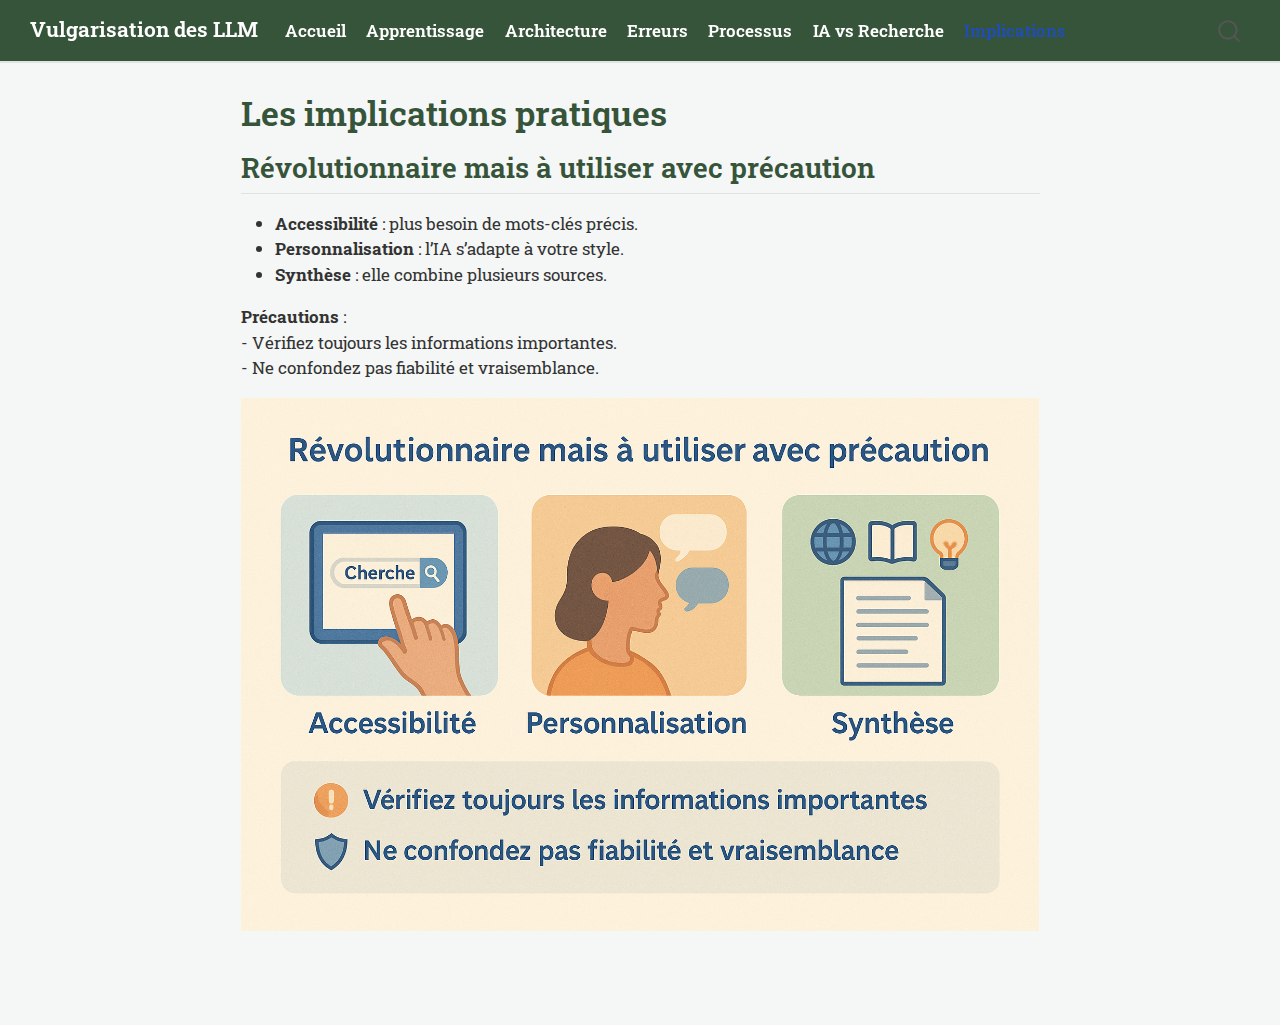
<file: implications.html>
<!DOCTYPE html>
<html xmlns="http://www.w3.org/1999/xhtml" lang="en" xml:lang="en"><head>

<meta charset="utf-8">
<meta name="generator" content="quarto-1.7.32">

<meta name="viewport" content="width=device-width, initial-scale=1.0, user-scalable=yes">


<title>Les implications pratiques – Vulgarisation des LLM</title>
<style>
code{white-space: pre-wrap;}
span.smallcaps{font-variant: small-caps;}
div.columns{display: flex; gap: min(4vw, 1.5em);}
div.column{flex: auto; overflow-x: auto;}
div.hanging-indent{margin-left: 1.5em; text-indent: -1.5em;}
ul.task-list{list-style: none;}
ul.task-list li input[type="checkbox"] {
  width: 0.8em;
  margin: 0 0.8em 0.2em -1em; /* quarto-specific, see https://github.com/quarto-dev/quarto-cli/issues/4556 */ 
  vertical-align: middle;
}
</style>


<script src="site_libs/quarto-nav/quarto-nav.js"></script>
<script src="site_libs/quarto-nav/headroom.min.js"></script>
<script src="site_libs/clipboard/clipboard.min.js"></script>
<script src="site_libs/quarto-search/autocomplete.umd.js"></script>
<script src="site_libs/quarto-search/fuse.min.js"></script>
<script src="site_libs/quarto-search/quarto-search.js"></script>
<meta name="quarto:offset" content="./">
<script src="site_libs/quarto-html/quarto.js" type="module"></script>
<script src="site_libs/quarto-html/tabsets/tabsets.js" type="module"></script>
<script src="site_libs/quarto-html/popper.min.js"></script>
<script src="site_libs/quarto-html/tippy.umd.min.js"></script>
<script src="site_libs/quarto-html/anchor.min.js"></script>
<link href="site_libs/quarto-html/tippy.css" rel="stylesheet">
<link href="site_libs/quarto-html/quarto-syntax-highlighting-37eea08aefeeee20ff55810ff984fec1.css" rel="stylesheet" id="quarto-text-highlighting-styles">
<script src="site_libs/bootstrap/bootstrap.min.js"></script>
<link href="site_libs/bootstrap/bootstrap-icons.css" rel="stylesheet">
<link href="site_libs/bootstrap/bootstrap-dfb324f25d9b1687192fa8be62ac8f9c.min.css" rel="stylesheet" append-hash="true" id="quarto-bootstrap" data-mode="light">
<script id="quarto-search-options" type="application/json">{
  "location": "navbar",
  "copy-button": false,
  "collapse-after": 3,
  "panel-placement": "end",
  "type": "overlay",
  "limit": 50,
  "keyboard-shortcut": [
    "f",
    "/",
    "s"
  ],
  "show-item-context": false,
  "language": {
    "search-no-results-text": "No results",
    "search-matching-documents-text": "matching documents",
    "search-copy-link-title": "Copy link to search",
    "search-hide-matches-text": "Hide additional matches",
    "search-more-match-text": "more match in this document",
    "search-more-matches-text": "more matches in this document",
    "search-clear-button-title": "Clear",
    "search-text-placeholder": "",
    "search-detached-cancel-button-title": "Cancel",
    "search-submit-button-title": "Submit",
    "search-label": "Search"
  }
}</script>


<link rel="stylesheet" href="styles.css">
</head>

<body class="nav-fixed fullcontent quarto-light">

<div id="quarto-search-results"></div>
  <header id="quarto-header" class="headroom fixed-top">
    <nav class="navbar navbar-expand-lg " data-bs-theme="dark">
      <div class="navbar-container container-fluid">
      <div class="navbar-brand-container mx-auto">
    <a class="navbar-brand" href="./index.html">
    <span class="navbar-title">Vulgarisation des LLM</span>
    </a>
  </div>
            <div id="quarto-search" class="" title="Search"></div>
          <button class="navbar-toggler" type="button" data-bs-toggle="collapse" data-bs-target="#navbarCollapse" aria-controls="navbarCollapse" role="menu" aria-expanded="false" aria-label="Toggle navigation" onclick="if (window.quartoToggleHeadroom) { window.quartoToggleHeadroom(); }">
  <span class="navbar-toggler-icon"></span>
</button>
          <div class="collapse navbar-collapse" id="navbarCollapse">
            <ul class="navbar-nav navbar-nav-scroll me-auto">
  <li class="nav-item">
    <a class="nav-link" href="./index.html"> 
<span class="menu-text">Accueil</span></a>
  </li>  
  <li class="nav-item">
    <a class="nav-link" href="./apprentissage.html"> 
<span class="menu-text">Apprentissage</span></a>
  </li>  
  <li class="nav-item">
    <a class="nav-link" href="./architecture.html"> 
<span class="menu-text">Architecture</span></a>
  </li>  
  <li class="nav-item">
    <a class="nav-link" href="./erreurs.html"> 
<span class="menu-text">Erreurs</span></a>
  </li>  
  <li class="nav-item">
    <a class="nav-link" href="./processus.html"> 
<span class="menu-text">Processus</span></a>
  </li>  
  <li class="nav-item">
    <a class="nav-link" href="./difference.html"> 
<span class="menu-text">IA vs Recherche</span></a>
  </li>  
  <li class="nav-item">
    <a class="nav-link active" href="./implications.html" aria-current="page"> 
<span class="menu-text">Implications</span></a>
  </li>  
</ul>
          </div> <!-- /navcollapse -->
            <div class="quarto-navbar-tools">
</div>
      </div> <!-- /container-fluid -->
    </nav>
</header>
<!-- content -->
<div id="quarto-content" class="quarto-container page-columns page-rows-contents page-layout-article page-navbar">
<!-- sidebar -->
<!-- margin-sidebar -->
    
<!-- main -->
<main class="content" id="quarto-document-content">

<header id="title-block-header" class="quarto-title-block default">
<div class="quarto-title">
<h1 class="title">Les implications pratiques</h1>
</div>



<div class="quarto-title-meta">

    
  
    
  </div>
  


</header>


<section id="révolutionnaire-mais-à-utiliser-avec-précaution" class="level2">
<h2 class="anchored" data-anchor-id="révolutionnaire-mais-à-utiliser-avec-précaution">Révolutionnaire mais à utiliser avec précaution</h2>
<ul>
<li><strong>Accessibilité</strong> : plus besoin de mots-clés précis.<br>
</li>
<li><strong>Personnalisation</strong> : l’IA s’adapte à votre style.<br>
</li>
<li><strong>Synthèse</strong> : elle combine plusieurs sources.</li>
</ul>
<p><strong>Précautions</strong> :<br>
- Vérifiez toujours les informations importantes.<br>
- Ne confondez pas fiabilité et vraisemblance.</p>
<p><img src="images/implications.png" class="img-fluid"></p>


</section>

</main> <!-- /main -->
<script id="quarto-html-after-body" type="application/javascript">
  window.document.addEventListener("DOMContentLoaded", function (event) {
    const icon = "";
    const anchorJS = new window.AnchorJS();
    anchorJS.options = {
      placement: 'right',
      icon: icon
    };
    anchorJS.add('.anchored');
    const isCodeAnnotation = (el) => {
      for (const clz of el.classList) {
        if (clz.startsWith('code-annotation-')) {                     
          return true;
        }
      }
      return false;
    }
    const onCopySuccess = function(e) {
      // button target
      const button = e.trigger;
      // don't keep focus
      button.blur();
      // flash "checked"
      button.classList.add('code-copy-button-checked');
      var currentTitle = button.getAttribute("title");
      button.setAttribute("title", "Copied!");
      let tooltip;
      if (window.bootstrap) {
        button.setAttribute("data-bs-toggle", "tooltip");
        button.setAttribute("data-bs-placement", "left");
        button.setAttribute("data-bs-title", "Copied!");
        tooltip = new bootstrap.Tooltip(button, 
          { trigger: "manual", 
            customClass: "code-copy-button-tooltip",
            offset: [0, -8]});
        tooltip.show();    
      }
      setTimeout(function() {
        if (tooltip) {
          tooltip.hide();
          button.removeAttribute("data-bs-title");
          button.removeAttribute("data-bs-toggle");
          button.removeAttribute("data-bs-placement");
        }
        button.setAttribute("title", currentTitle);
        button.classList.remove('code-copy-button-checked');
      }, 1000);
      // clear code selection
      e.clearSelection();
    }
    const getTextToCopy = function(trigger) {
        const codeEl = trigger.previousElementSibling.cloneNode(true);
        for (const childEl of codeEl.children) {
          if (isCodeAnnotation(childEl)) {
            childEl.remove();
          }
        }
        return codeEl.innerText;
    }
    const clipboard = new window.ClipboardJS('.code-copy-button:not([data-in-quarto-modal])', {
      text: getTextToCopy
    });
    clipboard.on('success', onCopySuccess);
    if (window.document.getElementById('quarto-embedded-source-code-modal')) {
      const clipboardModal = new window.ClipboardJS('.code-copy-button[data-in-quarto-modal]', {
        text: getTextToCopy,
        container: window.document.getElementById('quarto-embedded-source-code-modal')
      });
      clipboardModal.on('success', onCopySuccess);
    }
      var localhostRegex = new RegExp(/^(?:http|https):\/\/localhost\:?[0-9]*\//);
      var mailtoRegex = new RegExp(/^mailto:/);
        var filterRegex = new RegExp("https:\/\/MaryleneH\.github\.io\/Vulgarisation_LLM\/");
      var isInternal = (href) => {
          return filterRegex.test(href) || localhostRegex.test(href) || mailtoRegex.test(href);
      }
      // Inspect non-navigation links and adorn them if external
     var links = window.document.querySelectorAll('a[href]:not(.nav-link):not(.navbar-brand):not(.toc-action):not(.sidebar-link):not(.sidebar-item-toggle):not(.pagination-link):not(.no-external):not([aria-hidden]):not(.dropdown-item):not(.quarto-navigation-tool):not(.about-link)');
      for (var i=0; i<links.length; i++) {
        const link = links[i];
        if (!isInternal(link.href)) {
          // undo the damage that might have been done by quarto-nav.js in the case of
          // links that we want to consider external
          if (link.dataset.originalHref !== undefined) {
            link.href = link.dataset.originalHref;
          }
        }
      }
    function tippyHover(el, contentFn, onTriggerFn, onUntriggerFn) {
      const config = {
        allowHTML: true,
        maxWidth: 500,
        delay: 100,
        arrow: false,
        appendTo: function(el) {
            return el.parentElement;
        },
        interactive: true,
        interactiveBorder: 10,
        theme: 'quarto',
        placement: 'bottom-start',
      };
      if (contentFn) {
        config.content = contentFn;
      }
      if (onTriggerFn) {
        config.onTrigger = onTriggerFn;
      }
      if (onUntriggerFn) {
        config.onUntrigger = onUntriggerFn;
      }
      window.tippy(el, config); 
    }
    const noterefs = window.document.querySelectorAll('a[role="doc-noteref"]');
    for (var i=0; i<noterefs.length; i++) {
      const ref = noterefs[i];
      tippyHover(ref, function() {
        // use id or data attribute instead here
        let href = ref.getAttribute('data-footnote-href') || ref.getAttribute('href');
        try { href = new URL(href).hash; } catch {}
        const id = href.replace(/^#\/?/, "");
        const note = window.document.getElementById(id);
        if (note) {
          return note.innerHTML;
        } else {
          return "";
        }
      });
    }
    const xrefs = window.document.querySelectorAll('a.quarto-xref');
    const processXRef = (id, note) => {
      // Strip column container classes
      const stripColumnClz = (el) => {
        el.classList.remove("page-full", "page-columns");
        if (el.children) {
          for (const child of el.children) {
            stripColumnClz(child);
          }
        }
      }
      stripColumnClz(note)
      if (id === null || id.startsWith('sec-')) {
        // Special case sections, only their first couple elements
        const container = document.createElement("div");
        if (note.children && note.children.length > 2) {
          container.appendChild(note.children[0].cloneNode(true));
          for (let i = 1; i < note.children.length; i++) {
            const child = note.children[i];
            if (child.tagName === "P" && child.innerText === "") {
              continue;
            } else {
              container.appendChild(child.cloneNode(true));
              break;
            }
          }
          if (window.Quarto?.typesetMath) {
            window.Quarto.typesetMath(container);
          }
          return container.innerHTML
        } else {
          if (window.Quarto?.typesetMath) {
            window.Quarto.typesetMath(note);
          }
          return note.innerHTML;
        }
      } else {
        // Remove any anchor links if they are present
        const anchorLink = note.querySelector('a.anchorjs-link');
        if (anchorLink) {
          anchorLink.remove();
        }
        if (window.Quarto?.typesetMath) {
          window.Quarto.typesetMath(note);
        }
        if (note.classList.contains("callout")) {
          return note.outerHTML;
        } else {
          return note.innerHTML;
        }
      }
    }
    for (var i=0; i<xrefs.length; i++) {
      const xref = xrefs[i];
      tippyHover(xref, undefined, function(instance) {
        instance.disable();
        let url = xref.getAttribute('href');
        let hash = undefined; 
        if (url.startsWith('#')) {
          hash = url;
        } else {
          try { hash = new URL(url).hash; } catch {}
        }
        if (hash) {
          const id = hash.replace(/^#\/?/, "");
          const note = window.document.getElementById(id);
          if (note !== null) {
            try {
              const html = processXRef(id, note.cloneNode(true));
              instance.setContent(html);
            } finally {
              instance.enable();
              instance.show();
            }
          } else {
            // See if we can fetch this
            fetch(url.split('#')[0])
            .then(res => res.text())
            .then(html => {
              const parser = new DOMParser();
              const htmlDoc = parser.parseFromString(html, "text/html");
              const note = htmlDoc.getElementById(id);
              if (note !== null) {
                const html = processXRef(id, note);
                instance.setContent(html);
              } 
            }).finally(() => {
              instance.enable();
              instance.show();
            });
          }
        } else {
          // See if we can fetch a full url (with no hash to target)
          // This is a special case and we should probably do some content thinning / targeting
          fetch(url)
          .then(res => res.text())
          .then(html => {
            const parser = new DOMParser();
            const htmlDoc = parser.parseFromString(html, "text/html");
            const note = htmlDoc.querySelector('main.content');
            if (note !== null) {
              // This should only happen for chapter cross references
              // (since there is no id in the URL)
              // remove the first header
              if (note.children.length > 0 && note.children[0].tagName === "HEADER") {
                note.children[0].remove();
              }
              const html = processXRef(null, note);
              instance.setContent(html);
            } 
          }).finally(() => {
            instance.enable();
            instance.show();
          });
        }
      }, function(instance) {
      });
    }
        let selectedAnnoteEl;
        const selectorForAnnotation = ( cell, annotation) => {
          let cellAttr = 'data-code-cell="' + cell + '"';
          let lineAttr = 'data-code-annotation="' +  annotation + '"';
          const selector = 'span[' + cellAttr + '][' + lineAttr + ']';
          return selector;
        }
        const selectCodeLines = (annoteEl) => {
          const doc = window.document;
          const targetCell = annoteEl.getAttribute("data-target-cell");
          const targetAnnotation = annoteEl.getAttribute("data-target-annotation");
          const annoteSpan = window.document.querySelector(selectorForAnnotation(targetCell, targetAnnotation));
          const lines = annoteSpan.getAttribute("data-code-lines").split(",");
          const lineIds = lines.map((line) => {
            return targetCell + "-" + line;
          })
          let top = null;
          let height = null;
          let parent = null;
          if (lineIds.length > 0) {
              //compute the position of the single el (top and bottom and make a div)
              const el = window.document.getElementById(lineIds[0]);
              top = el.offsetTop;
              height = el.offsetHeight;
              parent = el.parentElement.parentElement;
            if (lineIds.length > 1) {
              const lastEl = window.document.getElementById(lineIds[lineIds.length - 1]);
              const bottom = lastEl.offsetTop + lastEl.offsetHeight;
              height = bottom - top;
            }
            if (top !== null && height !== null && parent !== null) {
              // cook up a div (if necessary) and position it 
              let div = window.document.getElementById("code-annotation-line-highlight");
              if (div === null) {
                div = window.document.createElement("div");
                div.setAttribute("id", "code-annotation-line-highlight");
                div.style.position = 'absolute';
                parent.appendChild(div);
              }
              div.style.top = top - 2 + "px";
              div.style.height = height + 4 + "px";
              div.style.left = 0;
              let gutterDiv = window.document.getElementById("code-annotation-line-highlight-gutter");
              if (gutterDiv === null) {
                gutterDiv = window.document.createElement("div");
                gutterDiv.setAttribute("id", "code-annotation-line-highlight-gutter");
                gutterDiv.style.position = 'absolute';
                const codeCell = window.document.getElementById(targetCell);
                const gutter = codeCell.querySelector('.code-annotation-gutter');
                gutter.appendChild(gutterDiv);
              }
              gutterDiv.style.top = top - 2 + "px";
              gutterDiv.style.height = height + 4 + "px";
            }
            selectedAnnoteEl = annoteEl;
          }
        };
        const unselectCodeLines = () => {
          const elementsIds = ["code-annotation-line-highlight", "code-annotation-line-highlight-gutter"];
          elementsIds.forEach((elId) => {
            const div = window.document.getElementById(elId);
            if (div) {
              div.remove();
            }
          });
          selectedAnnoteEl = undefined;
        };
          // Handle positioning of the toggle
      window.addEventListener(
        "resize",
        throttle(() => {
          elRect = undefined;
          if (selectedAnnoteEl) {
            selectCodeLines(selectedAnnoteEl);
          }
        }, 10)
      );
      function throttle(fn, ms) {
      let throttle = false;
      let timer;
        return (...args) => {
          if(!throttle) { // first call gets through
              fn.apply(this, args);
              throttle = true;
          } else { // all the others get throttled
              if(timer) clearTimeout(timer); // cancel #2
              timer = setTimeout(() => {
                fn.apply(this, args);
                timer = throttle = false;
              }, ms);
          }
        };
      }
        // Attach click handler to the DT
        const annoteDls = window.document.querySelectorAll('dt[data-target-cell]');
        for (const annoteDlNode of annoteDls) {
          annoteDlNode.addEventListener('click', (event) => {
            const clickedEl = event.target;
            if (clickedEl !== selectedAnnoteEl) {
              unselectCodeLines();
              const activeEl = window.document.querySelector('dt[data-target-cell].code-annotation-active');
              if (activeEl) {
                activeEl.classList.remove('code-annotation-active');
              }
              selectCodeLines(clickedEl);
              clickedEl.classList.add('code-annotation-active');
            } else {
              // Unselect the line
              unselectCodeLines();
              clickedEl.classList.remove('code-annotation-active');
            }
          });
        }
    const findCites = (el) => {
      const parentEl = el.parentElement;
      if (parentEl) {
        const cites = parentEl.dataset.cites;
        if (cites) {
          return {
            el,
            cites: cites.split(' ')
          };
        } else {
          return findCites(el.parentElement)
        }
      } else {
        return undefined;
      }
    };
    var bibliorefs = window.document.querySelectorAll('a[role="doc-biblioref"]');
    for (var i=0; i<bibliorefs.length; i++) {
      const ref = bibliorefs[i];
      const citeInfo = findCites(ref);
      if (citeInfo) {
        tippyHover(citeInfo.el, function() {
          var popup = window.document.createElement('div');
          citeInfo.cites.forEach(function(cite) {
            var citeDiv = window.document.createElement('div');
            citeDiv.classList.add('hanging-indent');
            citeDiv.classList.add('csl-entry');
            var biblioDiv = window.document.getElementById('ref-' + cite);
            if (biblioDiv) {
              citeDiv.innerHTML = biblioDiv.innerHTML;
            }
            popup.appendChild(citeDiv);
          });
          return popup.innerHTML;
        });
      }
    }
  });
  </script>
</div> <!-- /content -->




</body></html>
</file>
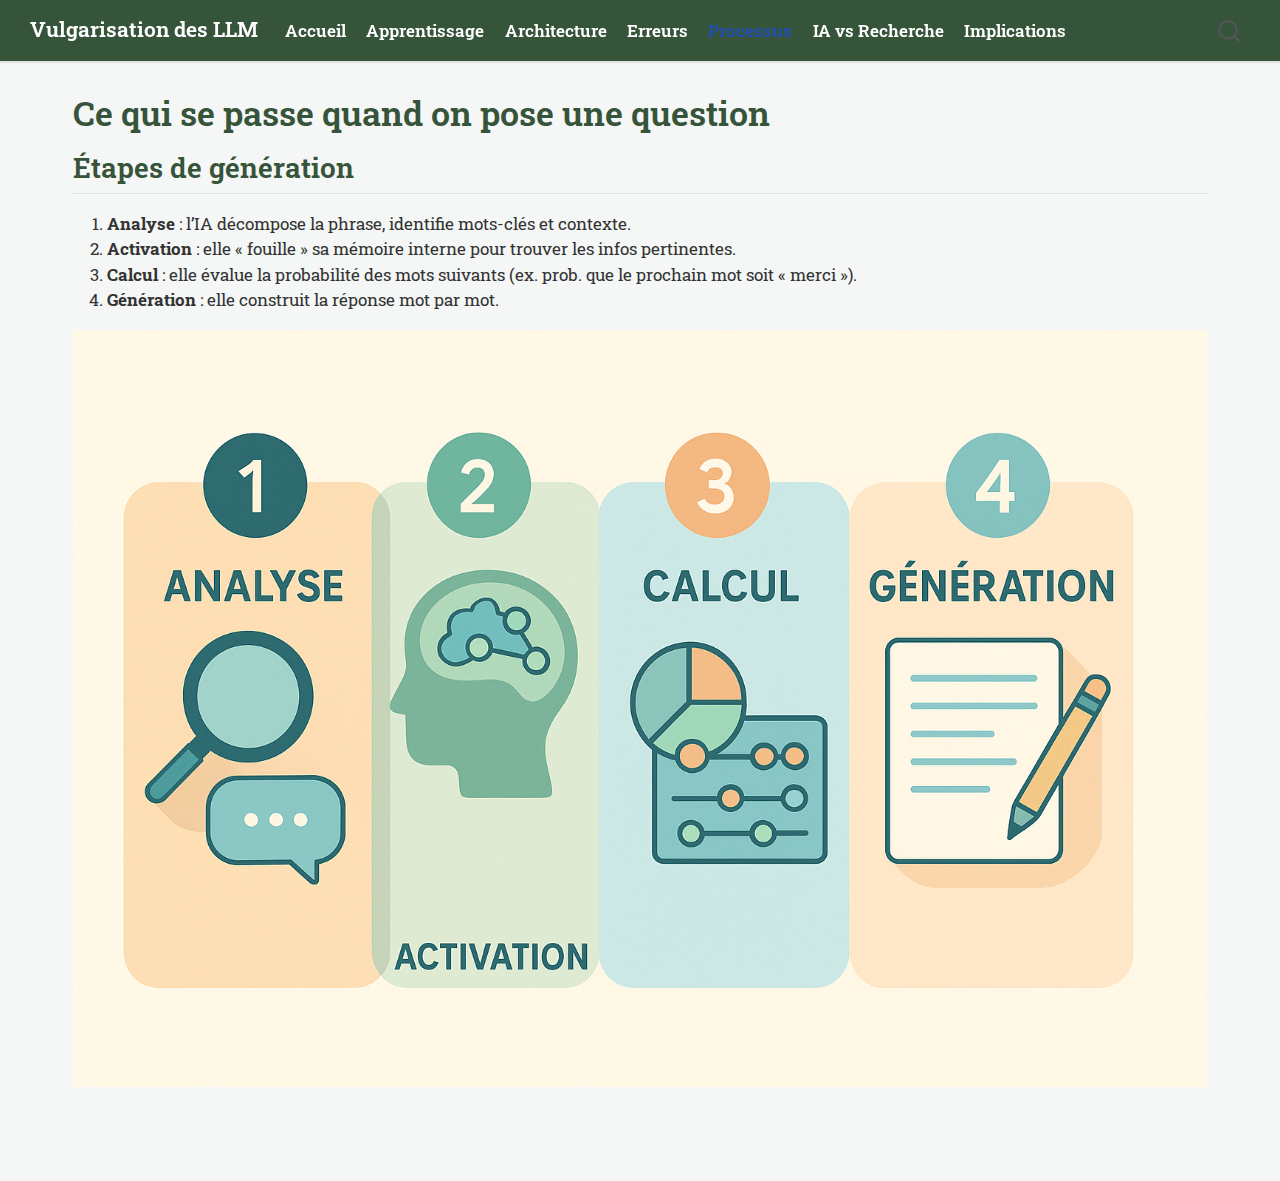
<file: processus.html>
<!DOCTYPE html>
<html xmlns="http://www.w3.org/1999/xhtml" lang="en" xml:lang="en"><head>

<meta charset="utf-8">
<meta name="generator" content="quarto-1.7.32">

<meta name="viewport" content="width=device-width, initial-scale=1.0, user-scalable=yes">


<title>Ce qui se passe quand on pose une question – Vulgarisation des LLM</title>
<style>
code{white-space: pre-wrap;}
span.smallcaps{font-variant: small-caps;}
div.columns{display: flex; gap: min(4vw, 1.5em);}
div.column{flex: auto; overflow-x: auto;}
div.hanging-indent{margin-left: 1.5em; text-indent: -1.5em;}
ul.task-list{list-style: none;}
ul.task-list li input[type="checkbox"] {
  width: 0.8em;
  margin: 0 0.8em 0.2em -1em; /* quarto-specific, see https://github.com/quarto-dev/quarto-cli/issues/4556 */ 
  vertical-align: middle;
}
</style>


<script src="site_libs/quarto-nav/quarto-nav.js"></script>
<script src="site_libs/quarto-nav/headroom.min.js"></script>
<script src="site_libs/clipboard/clipboard.min.js"></script>
<script src="site_libs/quarto-search/autocomplete.umd.js"></script>
<script src="site_libs/quarto-search/fuse.min.js"></script>
<script src="site_libs/quarto-search/quarto-search.js"></script>
<meta name="quarto:offset" content="./">
<script src="site_libs/quarto-html/quarto.js" type="module"></script>
<script src="site_libs/quarto-html/tabsets/tabsets.js" type="module"></script>
<script src="site_libs/quarto-html/popper.min.js"></script>
<script src="site_libs/quarto-html/tippy.umd.min.js"></script>
<script src="site_libs/quarto-html/anchor.min.js"></script>
<link href="site_libs/quarto-html/tippy.css" rel="stylesheet">
<link href="site_libs/quarto-html/quarto-syntax-highlighting-37eea08aefeeee20ff55810ff984fec1.css" rel="stylesheet" id="quarto-text-highlighting-styles">
<script src="site_libs/bootstrap/bootstrap.min.js"></script>
<link href="site_libs/bootstrap/bootstrap-icons.css" rel="stylesheet">
<link href="site_libs/bootstrap/bootstrap-dfb324f25d9b1687192fa8be62ac8f9c.min.css" rel="stylesheet" append-hash="true" id="quarto-bootstrap" data-mode="light">
<script id="quarto-search-options" type="application/json">{
  "location": "navbar",
  "copy-button": false,
  "collapse-after": 3,
  "panel-placement": "end",
  "type": "overlay",
  "limit": 50,
  "keyboard-shortcut": [
    "f",
    "/",
    "s"
  ],
  "show-item-context": false,
  "language": {
    "search-no-results-text": "No results",
    "search-matching-documents-text": "matching documents",
    "search-copy-link-title": "Copy link to search",
    "search-hide-matches-text": "Hide additional matches",
    "search-more-match-text": "more match in this document",
    "search-more-matches-text": "more matches in this document",
    "search-clear-button-title": "Clear",
    "search-text-placeholder": "",
    "search-detached-cancel-button-title": "Cancel",
    "search-submit-button-title": "Submit",
    "search-label": "Search"
  }
}</script>


<link rel="stylesheet" href="styles.css">
</head>

<body class="nav-fixed quarto-light">

<div id="quarto-search-results"></div>
  <header id="quarto-header" class="headroom fixed-top">
    <nav class="navbar navbar-expand-lg " data-bs-theme="dark">
      <div class="navbar-container container-fluid">
      <div class="navbar-brand-container mx-auto">
    <a class="navbar-brand" href="./index.html">
    <span class="navbar-title">Vulgarisation des LLM</span>
    </a>
  </div>
            <div id="quarto-search" class="" title="Search"></div>
          <button class="navbar-toggler" type="button" data-bs-toggle="collapse" data-bs-target="#navbarCollapse" aria-controls="navbarCollapse" role="menu" aria-expanded="false" aria-label="Toggle navigation" onclick="if (window.quartoToggleHeadroom) { window.quartoToggleHeadroom(); }">
  <span class="navbar-toggler-icon"></span>
</button>
          <div class="collapse navbar-collapse" id="navbarCollapse">
            <ul class="navbar-nav navbar-nav-scroll me-auto">
  <li class="nav-item">
    <a class="nav-link" href="./index.html"> 
<span class="menu-text">Accueil</span></a>
  </li>  
  <li class="nav-item">
    <a class="nav-link" href="./apprentissage.html"> 
<span class="menu-text">Apprentissage</span></a>
  </li>  
  <li class="nav-item">
    <a class="nav-link" href="./architecture.html"> 
<span class="menu-text">Architecture</span></a>
  </li>  
  <li class="nav-item">
    <a class="nav-link" href="./erreurs.html"> 
<span class="menu-text">Erreurs</span></a>
  </li>  
  <li class="nav-item">
    <a class="nav-link active" href="./processus.html" aria-current="page"> 
<span class="menu-text">Processus</span></a>
  </li>  
  <li class="nav-item">
    <a class="nav-link" href="./difference.html"> 
<span class="menu-text">IA vs Recherche</span></a>
  </li>  
  <li class="nav-item">
    <a class="nav-link" href="./implications.html"> 
<span class="menu-text">Implications</span></a>
  </li>  
</ul>
          </div> <!-- /navcollapse -->
            <div class="quarto-navbar-tools">
</div>
      </div> <!-- /container-fluid -->
    </nav>
</header>
<!-- content -->
<div id="quarto-content" class="quarto-container page-columns page-rows-contents page-layout-full page-navbar">
<!-- sidebar -->
<!-- margin-sidebar -->
    
<!-- main -->
<main class="content column-page" id="quarto-document-content">

<header id="title-block-header" class="quarto-title-block default">
<div class="quarto-title">
<h1 class="title">Ce qui se passe quand on pose une question</h1>
</div>



<div class="quarto-title-meta column-page">

    
  
    
  </div>
  


</header>


<section id="étapes-de-génération" class="level2">
<h2 class="anchored" data-anchor-id="étapes-de-génération">Étapes de génération</h2>
<ol type="1">
<li><strong>Analyse</strong> : l’IA décompose la phrase, identifie mots-clés et contexte.<br>
</li>
<li><strong>Activation</strong> : elle « fouille » sa mémoire interne pour trouver les infos pertinentes.<br>
</li>
<li><strong>Calcul</strong> : elle évalue la probabilité des mots suivants (ex. prob. que le prochain mot soit « merci »).<br>
</li>
<li><strong>Génération</strong> : elle construit la réponse mot par mot.</li>
</ol>
<p><img src="images/processus.png" class="img-fluid"></p>


</section>

</main> <!-- /main -->
<script id="quarto-html-after-body" type="application/javascript">
  window.document.addEventListener("DOMContentLoaded", function (event) {
    const icon = "";
    const anchorJS = new window.AnchorJS();
    anchorJS.options = {
      placement: 'right',
      icon: icon
    };
    anchorJS.add('.anchored');
    const isCodeAnnotation = (el) => {
      for (const clz of el.classList) {
        if (clz.startsWith('code-annotation-')) {                     
          return true;
        }
      }
      return false;
    }
    const onCopySuccess = function(e) {
      // button target
      const button = e.trigger;
      // don't keep focus
      button.blur();
      // flash "checked"
      button.classList.add('code-copy-button-checked');
      var currentTitle = button.getAttribute("title");
      button.setAttribute("title", "Copied!");
      let tooltip;
      if (window.bootstrap) {
        button.setAttribute("data-bs-toggle", "tooltip");
        button.setAttribute("data-bs-placement", "left");
        button.setAttribute("data-bs-title", "Copied!");
        tooltip = new bootstrap.Tooltip(button, 
          { trigger: "manual", 
            customClass: "code-copy-button-tooltip",
            offset: [0, -8]});
        tooltip.show();    
      }
      setTimeout(function() {
        if (tooltip) {
          tooltip.hide();
          button.removeAttribute("data-bs-title");
          button.removeAttribute("data-bs-toggle");
          button.removeAttribute("data-bs-placement");
        }
        button.setAttribute("title", currentTitle);
        button.classList.remove('code-copy-button-checked');
      }, 1000);
      // clear code selection
      e.clearSelection();
    }
    const getTextToCopy = function(trigger) {
        const codeEl = trigger.previousElementSibling.cloneNode(true);
        for (const childEl of codeEl.children) {
          if (isCodeAnnotation(childEl)) {
            childEl.remove();
          }
        }
        return codeEl.innerText;
    }
    const clipboard = new window.ClipboardJS('.code-copy-button:not([data-in-quarto-modal])', {
      text: getTextToCopy
    });
    clipboard.on('success', onCopySuccess);
    if (window.document.getElementById('quarto-embedded-source-code-modal')) {
      const clipboardModal = new window.ClipboardJS('.code-copy-button[data-in-quarto-modal]', {
        text: getTextToCopy,
        container: window.document.getElementById('quarto-embedded-source-code-modal')
      });
      clipboardModal.on('success', onCopySuccess);
    }
      var localhostRegex = new RegExp(/^(?:http|https):\/\/localhost\:?[0-9]*\//);
      var mailtoRegex = new RegExp(/^mailto:/);
        var filterRegex = new RegExp("https:\/\/MaryleneH\.github\.io\/Vulgarisation_LLM\/");
      var isInternal = (href) => {
          return filterRegex.test(href) || localhostRegex.test(href) || mailtoRegex.test(href);
      }
      // Inspect non-navigation links and adorn them if external
     var links = window.document.querySelectorAll('a[href]:not(.nav-link):not(.navbar-brand):not(.toc-action):not(.sidebar-link):not(.sidebar-item-toggle):not(.pagination-link):not(.no-external):not([aria-hidden]):not(.dropdown-item):not(.quarto-navigation-tool):not(.about-link)');
      for (var i=0; i<links.length; i++) {
        const link = links[i];
        if (!isInternal(link.href)) {
          // undo the damage that might have been done by quarto-nav.js in the case of
          // links that we want to consider external
          if (link.dataset.originalHref !== undefined) {
            link.href = link.dataset.originalHref;
          }
        }
      }
    function tippyHover(el, contentFn, onTriggerFn, onUntriggerFn) {
      const config = {
        allowHTML: true,
        maxWidth: 500,
        delay: 100,
        arrow: false,
        appendTo: function(el) {
            return el.parentElement;
        },
        interactive: true,
        interactiveBorder: 10,
        theme: 'quarto',
        placement: 'bottom-start',
      };
      if (contentFn) {
        config.content = contentFn;
      }
      if (onTriggerFn) {
        config.onTrigger = onTriggerFn;
      }
      if (onUntriggerFn) {
        config.onUntrigger = onUntriggerFn;
      }
      window.tippy(el, config); 
    }
    const noterefs = window.document.querySelectorAll('a[role="doc-noteref"]');
    for (var i=0; i<noterefs.length; i++) {
      const ref = noterefs[i];
      tippyHover(ref, function() {
        // use id or data attribute instead here
        let href = ref.getAttribute('data-footnote-href') || ref.getAttribute('href');
        try { href = new URL(href).hash; } catch {}
        const id = href.replace(/^#\/?/, "");
        const note = window.document.getElementById(id);
        if (note) {
          return note.innerHTML;
        } else {
          return "";
        }
      });
    }
    const xrefs = window.document.querySelectorAll('a.quarto-xref');
    const processXRef = (id, note) => {
      // Strip column container classes
      const stripColumnClz = (el) => {
        el.classList.remove("page-full", "page-columns");
        if (el.children) {
          for (const child of el.children) {
            stripColumnClz(child);
          }
        }
      }
      stripColumnClz(note)
      if (id === null || id.startsWith('sec-')) {
        // Special case sections, only their first couple elements
        const container = document.createElement("div");
        if (note.children && note.children.length > 2) {
          container.appendChild(note.children[0].cloneNode(true));
          for (let i = 1; i < note.children.length; i++) {
            const child = note.children[i];
            if (child.tagName === "P" && child.innerText === "") {
              continue;
            } else {
              container.appendChild(child.cloneNode(true));
              break;
            }
          }
          if (window.Quarto?.typesetMath) {
            window.Quarto.typesetMath(container);
          }
          return container.innerHTML
        } else {
          if (window.Quarto?.typesetMath) {
            window.Quarto.typesetMath(note);
          }
          return note.innerHTML;
        }
      } else {
        // Remove any anchor links if they are present
        const anchorLink = note.querySelector('a.anchorjs-link');
        if (anchorLink) {
          anchorLink.remove();
        }
        if (window.Quarto?.typesetMath) {
          window.Quarto.typesetMath(note);
        }
        if (note.classList.contains("callout")) {
          return note.outerHTML;
        } else {
          return note.innerHTML;
        }
      }
    }
    for (var i=0; i<xrefs.length; i++) {
      const xref = xrefs[i];
      tippyHover(xref, undefined, function(instance) {
        instance.disable();
        let url = xref.getAttribute('href');
        let hash = undefined; 
        if (url.startsWith('#')) {
          hash = url;
        } else {
          try { hash = new URL(url).hash; } catch {}
        }
        if (hash) {
          const id = hash.replace(/^#\/?/, "");
          const note = window.document.getElementById(id);
          if (note !== null) {
            try {
              const html = processXRef(id, note.cloneNode(true));
              instance.setContent(html);
            } finally {
              instance.enable();
              instance.show();
            }
          } else {
            // See if we can fetch this
            fetch(url.split('#')[0])
            .then(res => res.text())
            .then(html => {
              const parser = new DOMParser();
              const htmlDoc = parser.parseFromString(html, "text/html");
              const note = htmlDoc.getElementById(id);
              if (note !== null) {
                const html = processXRef(id, note);
                instance.setContent(html);
              } 
            }).finally(() => {
              instance.enable();
              instance.show();
            });
          }
        } else {
          // See if we can fetch a full url (with no hash to target)
          // This is a special case and we should probably do some content thinning / targeting
          fetch(url)
          .then(res => res.text())
          .then(html => {
            const parser = new DOMParser();
            const htmlDoc = parser.parseFromString(html, "text/html");
            const note = htmlDoc.querySelector('main.content');
            if (note !== null) {
              // This should only happen for chapter cross references
              // (since there is no id in the URL)
              // remove the first header
              if (note.children.length > 0 && note.children[0].tagName === "HEADER") {
                note.children[0].remove();
              }
              const html = processXRef(null, note);
              instance.setContent(html);
            } 
          }).finally(() => {
            instance.enable();
            instance.show();
          });
        }
      }, function(instance) {
      });
    }
        let selectedAnnoteEl;
        const selectorForAnnotation = ( cell, annotation) => {
          let cellAttr = 'data-code-cell="' + cell + '"';
          let lineAttr = 'data-code-annotation="' +  annotation + '"';
          const selector = 'span[' + cellAttr + '][' + lineAttr + ']';
          return selector;
        }
        const selectCodeLines = (annoteEl) => {
          const doc = window.document;
          const targetCell = annoteEl.getAttribute("data-target-cell");
          const targetAnnotation = annoteEl.getAttribute("data-target-annotation");
          const annoteSpan = window.document.querySelector(selectorForAnnotation(targetCell, targetAnnotation));
          const lines = annoteSpan.getAttribute("data-code-lines").split(",");
          const lineIds = lines.map((line) => {
            return targetCell + "-" + line;
          })
          let top = null;
          let height = null;
          let parent = null;
          if (lineIds.length > 0) {
              //compute the position of the single el (top and bottom and make a div)
              const el = window.document.getElementById(lineIds[0]);
              top = el.offsetTop;
              height = el.offsetHeight;
              parent = el.parentElement.parentElement;
            if (lineIds.length > 1) {
              const lastEl = window.document.getElementById(lineIds[lineIds.length - 1]);
              const bottom = lastEl.offsetTop + lastEl.offsetHeight;
              height = bottom - top;
            }
            if (top !== null && height !== null && parent !== null) {
              // cook up a div (if necessary) and position it 
              let div = window.document.getElementById("code-annotation-line-highlight");
              if (div === null) {
                div = window.document.createElement("div");
                div.setAttribute("id", "code-annotation-line-highlight");
                div.style.position = 'absolute';
                parent.appendChild(div);
              }
              div.style.top = top - 2 + "px";
              div.style.height = height + 4 + "px";
              div.style.left = 0;
              let gutterDiv = window.document.getElementById("code-annotation-line-highlight-gutter");
              if (gutterDiv === null) {
                gutterDiv = window.document.createElement("div");
                gutterDiv.setAttribute("id", "code-annotation-line-highlight-gutter");
                gutterDiv.style.position = 'absolute';
                const codeCell = window.document.getElementById(targetCell);
                const gutter = codeCell.querySelector('.code-annotation-gutter');
                gutter.appendChild(gutterDiv);
              }
              gutterDiv.style.top = top - 2 + "px";
              gutterDiv.style.height = height + 4 + "px";
            }
            selectedAnnoteEl = annoteEl;
          }
        };
        const unselectCodeLines = () => {
          const elementsIds = ["code-annotation-line-highlight", "code-annotation-line-highlight-gutter"];
          elementsIds.forEach((elId) => {
            const div = window.document.getElementById(elId);
            if (div) {
              div.remove();
            }
          });
          selectedAnnoteEl = undefined;
        };
          // Handle positioning of the toggle
      window.addEventListener(
        "resize",
        throttle(() => {
          elRect = undefined;
          if (selectedAnnoteEl) {
            selectCodeLines(selectedAnnoteEl);
          }
        }, 10)
      );
      function throttle(fn, ms) {
      let throttle = false;
      let timer;
        return (...args) => {
          if(!throttle) { // first call gets through
              fn.apply(this, args);
              throttle = true;
          } else { // all the others get throttled
              if(timer) clearTimeout(timer); // cancel #2
              timer = setTimeout(() => {
                fn.apply(this, args);
                timer = throttle = false;
              }, ms);
          }
        };
      }
        // Attach click handler to the DT
        const annoteDls = window.document.querySelectorAll('dt[data-target-cell]');
        for (const annoteDlNode of annoteDls) {
          annoteDlNode.addEventListener('click', (event) => {
            const clickedEl = event.target;
            if (clickedEl !== selectedAnnoteEl) {
              unselectCodeLines();
              const activeEl = window.document.querySelector('dt[data-target-cell].code-annotation-active');
              if (activeEl) {
                activeEl.classList.remove('code-annotation-active');
              }
              selectCodeLines(clickedEl);
              clickedEl.classList.add('code-annotation-active');
            } else {
              // Unselect the line
              unselectCodeLines();
              clickedEl.classList.remove('code-annotation-active');
            }
          });
        }
    const findCites = (el) => {
      const parentEl = el.parentElement;
      if (parentEl) {
        const cites = parentEl.dataset.cites;
        if (cites) {
          return {
            el,
            cites: cites.split(' ')
          };
        } else {
          return findCites(el.parentElement)
        }
      } else {
        return undefined;
      }
    };
    var bibliorefs = window.document.querySelectorAll('a[role="doc-biblioref"]');
    for (var i=0; i<bibliorefs.length; i++) {
      const ref = bibliorefs[i];
      const citeInfo = findCites(ref);
      if (citeInfo) {
        tippyHover(citeInfo.el, function() {
          var popup = window.document.createElement('div');
          citeInfo.cites.forEach(function(cite) {
            var citeDiv = window.document.createElement('div');
            citeDiv.classList.add('hanging-indent');
            citeDiv.classList.add('csl-entry');
            var biblioDiv = window.document.getElementById('ref-' + cite);
            if (biblioDiv) {
              citeDiv.innerHTML = biblioDiv.innerHTML;
            }
            popup.appendChild(citeDiv);
          });
          return popup.innerHTML;
        });
      }
    }
  });
  </script>
</div> <!-- /content -->




</body></html>
</file>
<file: site_libs/quarto-html/tippy.css>
.tippy-box[data-animation=fade][data-state=hidden]{opacity:0}[data-tippy-root]{max-width:calc(100vw - 10px)}.tippy-box{position:relative;background-color:#333;color:#fff;border-radius:4px;font-size:14px;line-height:1.4;white-space:normal;outline:0;transition-property:transform,visibility,opacity}.tippy-box[data-placement^=top]>.tippy-arrow{bottom:0}.tippy-box[data-placement^=top]>.tippy-arrow:before{bottom:-7px;left:0;border-width:8px 8px 0;border-top-color:initial;transform-origin:center top}.tippy-box[data-placement^=bottom]>.tippy-arrow{top:0}.tippy-box[data-placement^=bottom]>.tippy-arrow:before{top:-7px;left:0;border-width:0 8px 8px;border-bottom-color:initial;transform-origin:center bottom}.tippy-box[data-placement^=left]>.tippy-arrow{right:0}.tippy-box[data-placement^=left]>.tippy-arrow:before{border-width:8px 0 8px 8px;border-left-color:initial;right:-7px;transform-origin:center left}.tippy-box[data-placement^=right]>.tippy-arrow{left:0}.tippy-box[data-placement^=right]>.tippy-arrow:before{left:-7px;border-width:8px 8px 8px 0;border-right-color:initial;transform-origin:center right}.tippy-box[data-inertia][data-state=visible]{transition-timing-function:cubic-bezier(.54,1.5,.38,1.11)}.tippy-arrow{width:16px;height:16px;color:#333}.tippy-arrow:before{content:"";position:absolute;border-color:transparent;border-style:solid}.tippy-content{position:relative;padding:5px 9px;z-index:1}
</file>
<file: site_libs/quarto-html/quarto-syntax-highlighting-37eea08aefeeee20ff55810ff984fec1.css>
/* quarto syntax highlight colors */
:root {
  --quarto-hl-ot-color: #003B4F;
  --quarto-hl-at-color: #657422;
  --quarto-hl-ss-color: #20794D;
  --quarto-hl-an-color: #5E5E5E;
  --quarto-hl-fu-color: #4758AB;
  --quarto-hl-st-color: #20794D;
  --quarto-hl-cf-color: #003B4F;
  --quarto-hl-op-color: #5E5E5E;
  --quarto-hl-er-color: #AD0000;
  --quarto-hl-bn-color: #AD0000;
  --quarto-hl-al-color: #AD0000;
  --quarto-hl-va-color: #111111;
  --quarto-hl-bu-color: inherit;
  --quarto-hl-ex-color: inherit;
  --quarto-hl-pp-color: #AD0000;
  --quarto-hl-in-color: #5E5E5E;
  --quarto-hl-vs-color: #20794D;
  --quarto-hl-wa-color: #5E5E5E;
  --quarto-hl-do-color: #5E5E5E;
  --quarto-hl-im-color: #00769E;
  --quarto-hl-ch-color: #20794D;
  --quarto-hl-dt-color: #AD0000;
  --quarto-hl-fl-color: #AD0000;
  --quarto-hl-co-color: #5E5E5E;
  --quarto-hl-cv-color: #5E5E5E;
  --quarto-hl-cn-color: #8f5902;
  --quarto-hl-sc-color: #5E5E5E;
  --quarto-hl-dv-color: #AD0000;
  --quarto-hl-kw-color: #003B4F;
}

/* other quarto variables */
:root {
  --quarto-font-monospace: SFMono-Regular, Menlo, Monaco, Consolas, "Liberation Mono", "Courier New", monospace;
}

/* syntax highlight based on Pandoc's rules */
pre > code.sourceCode > span {
  color: #003B4F;
}

code.sourceCode > span {
  color: #003B4F;
}

div.sourceCode,
div.sourceCode pre.sourceCode {
  color: #003B4F;
}

/* Normal */
code span {
  color: #003B4F;
}

/* Alert */
code span.al {
  color: #AD0000;
  font-style: inherit;
}

/* Annotation */
code span.an {
  color: #5E5E5E;
  font-style: inherit;
}

/* Attribute */
code span.at {
  color: #657422;
  font-style: inherit;
}

/* BaseN */
code span.bn {
  color: #AD0000;
  font-style: inherit;
}

/* BuiltIn */
code span.bu {
  font-style: inherit;
}

/* ControlFlow */
code span.cf {
  color: #003B4F;
  font-weight: bold;
  font-style: inherit;
}

/* Char */
code span.ch {
  color: #20794D;
  font-style: inherit;
}

/* Constant */
code span.cn {
  color: #8f5902;
  font-style: inherit;
}

/* Comment */
code span.co {
  color: #5E5E5E;
  font-style: inherit;
}

/* CommentVar */
code span.cv {
  color: #5E5E5E;
  font-style: italic;
}

/* Documentation */
code span.do {
  color: #5E5E5E;
  font-style: italic;
}

/* DataType */
code span.dt {
  color: #AD0000;
  font-style: inherit;
}

/* DecVal */
code span.dv {
  color: #AD0000;
  font-style: inherit;
}

/* Error */
code span.er {
  color: #AD0000;
  font-style: inherit;
}

/* Extension */
code span.ex {
  font-style: inherit;
}

/* Float */
code span.fl {
  color: #AD0000;
  font-style: inherit;
}

/* Function */
code span.fu {
  color: #4758AB;
  font-style: inherit;
}

/* Import */
code span.im {
  color: #00769E;
  font-style: inherit;
}

/* Information */
code span.in {
  color: #5E5E5E;
  font-style: inherit;
}

/* Keyword */
code span.kw {
  color: #003B4F;
  font-weight: bold;
  font-style: inherit;
}

/* Operator */
code span.op {
  color: #5E5E5E;
  font-style: inherit;
}

/* Other */
code span.ot {
  color: #003B4F;
  font-style: inherit;
}

/* Preprocessor */
code span.pp {
  color: #AD0000;
  font-style: inherit;
}

/* SpecialChar */
code span.sc {
  color: #5E5E5E;
  font-style: inherit;
}

/* SpecialString */
code span.ss {
  color: #20794D;
  font-style: inherit;
}

/* String */
code span.st {
  color: #20794D;
  font-style: inherit;
}

/* Variable */
code span.va {
  color: #111111;
  font-style: inherit;
}

/* VerbatimString */
code span.vs {
  color: #20794D;
  font-style: inherit;
}

/* Warning */
code span.wa {
  color: #5E5E5E;
  font-style: italic;
}

.prevent-inlining {
  content: "</";
}

/*# sourceMappingURL=27d3d809615f7771493d095567f04340.css.map */
</file>
<file: styles.css>
/* styles.css */

/* Import Google Font */
@import url('https://fonts.googleapis.com/css2?family=Roboto+Slab:wght@300;400;700&display=swap');

/* Base styles */
body {
  font-family: 'Roboto Slab', serif;
  background-color: #f5f7f6;
  color: #333;
}

/* Color palette */
:root {
  /* Couleur principale plus sombre pour la navbar */
  --primary: #36543a;   /* gris-vert foncé assombri */
  --secondary: #7b9e8e; /* gris-vert moyen */
  --accent: #a3b9ad;    /* gris-vert clair */
  --bg-panel: #ffffff;
  --border: #dfe4e2;
}

/* Navbar styling */
.navbar {
  background-color: var(--primary);
  border-bottom: 2px solid var(--border);
}
.navbar a {
  color: #fff;
  font-weight: 600;
}
.navbar a:hover {
  color: var(--accent);
}

/* Headings */
h1, h2, h3 {
  color: var(--primary);
}

/* Panels and card styling */
.card, .panel {
  background-color: var(--bg-panel);
  border: 1px solid var(--border);
  border-radius: 8px;
  padding: 1rem;
  margin-bottom: 1.5rem;
  box-shadow: 2px 2px 6px rgba(0,0,0,0.05);
}

/* Links and buttons */
a, .btn {
  color: var(--primary);
  transition: color 0.3s ease;
}
a:hover, .btn:hover {
  color: var(--secondary);
}

/* Code blocks */
pre, code {
  background-color: #eef2f1;
  border-radius: 4px;
  padding: 0.2rem 0.4rem;
  font-family: 'Courier New', monospace;
}

/* Footer styling */
.footer {
  text-align: center;
  padding: 1rem 0;
  border-top: 1px solid var(--border);
  color: var(--secondary);
}
</file>
